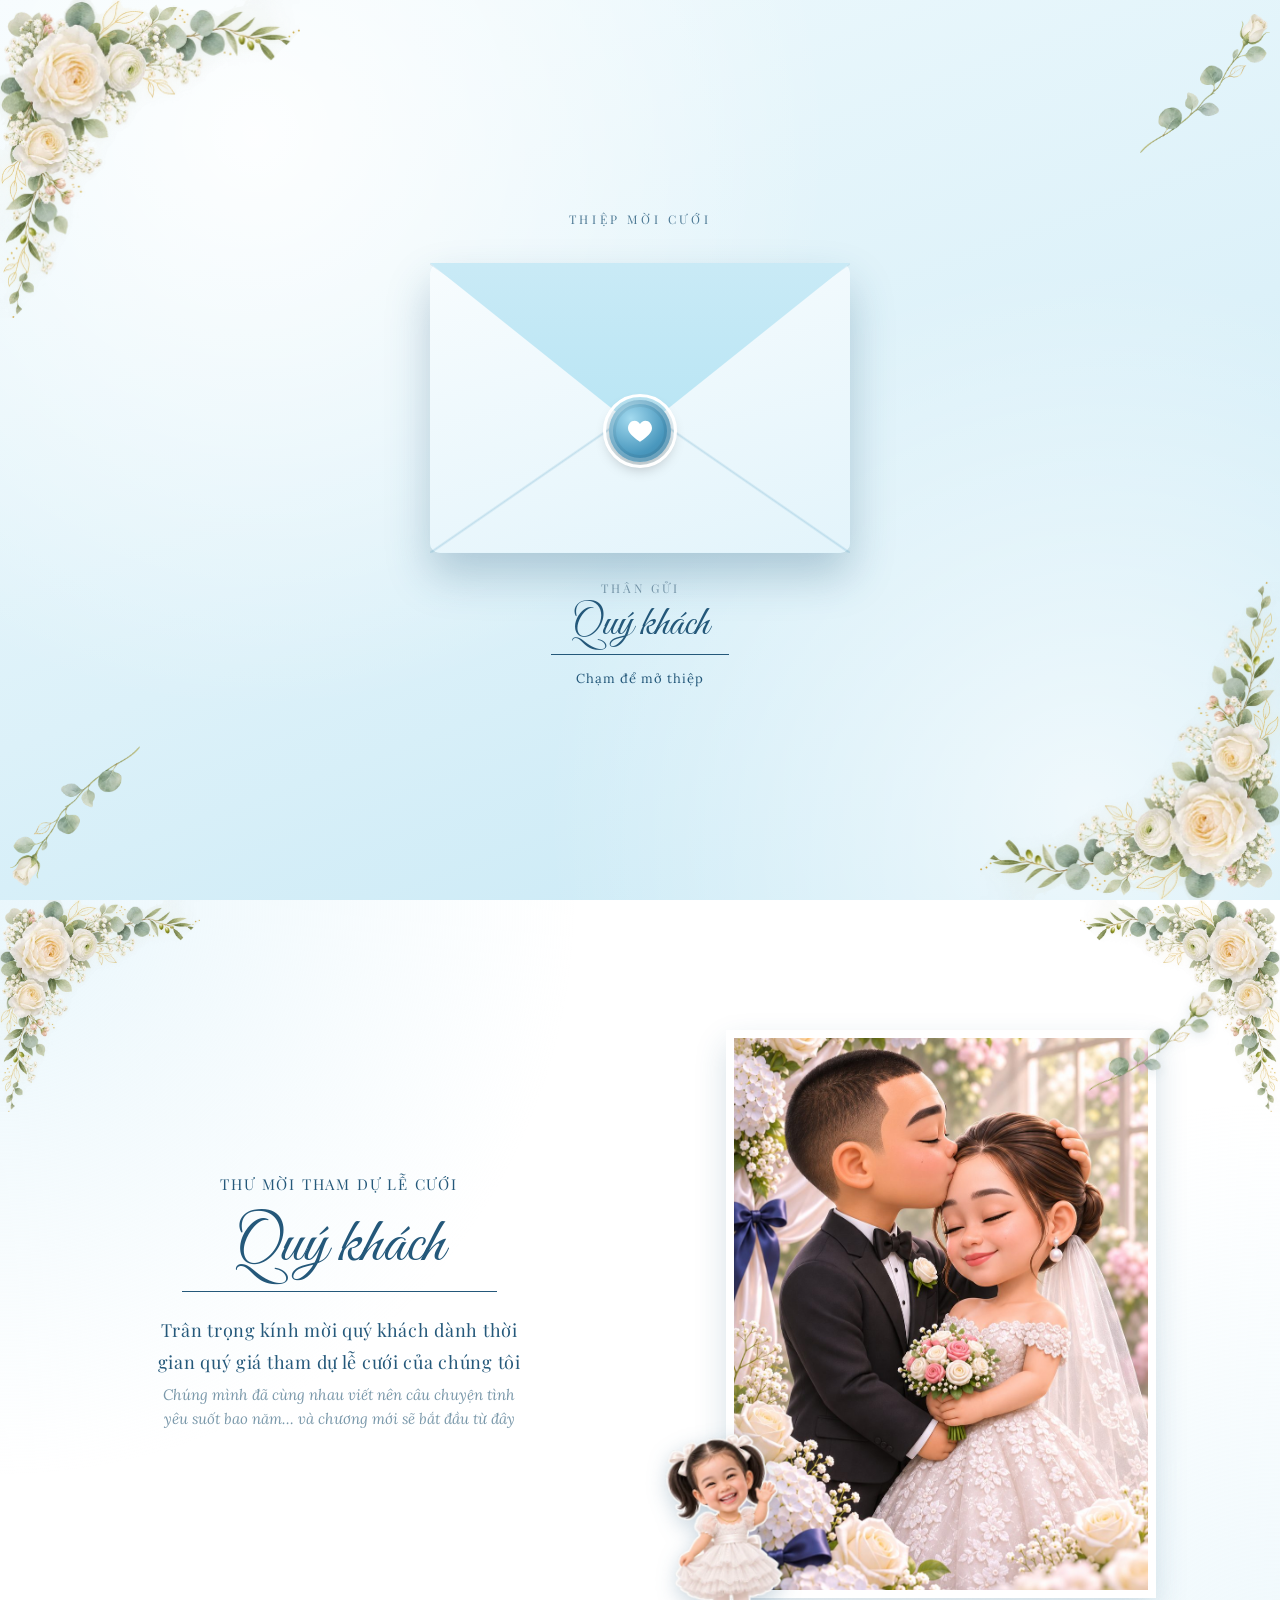
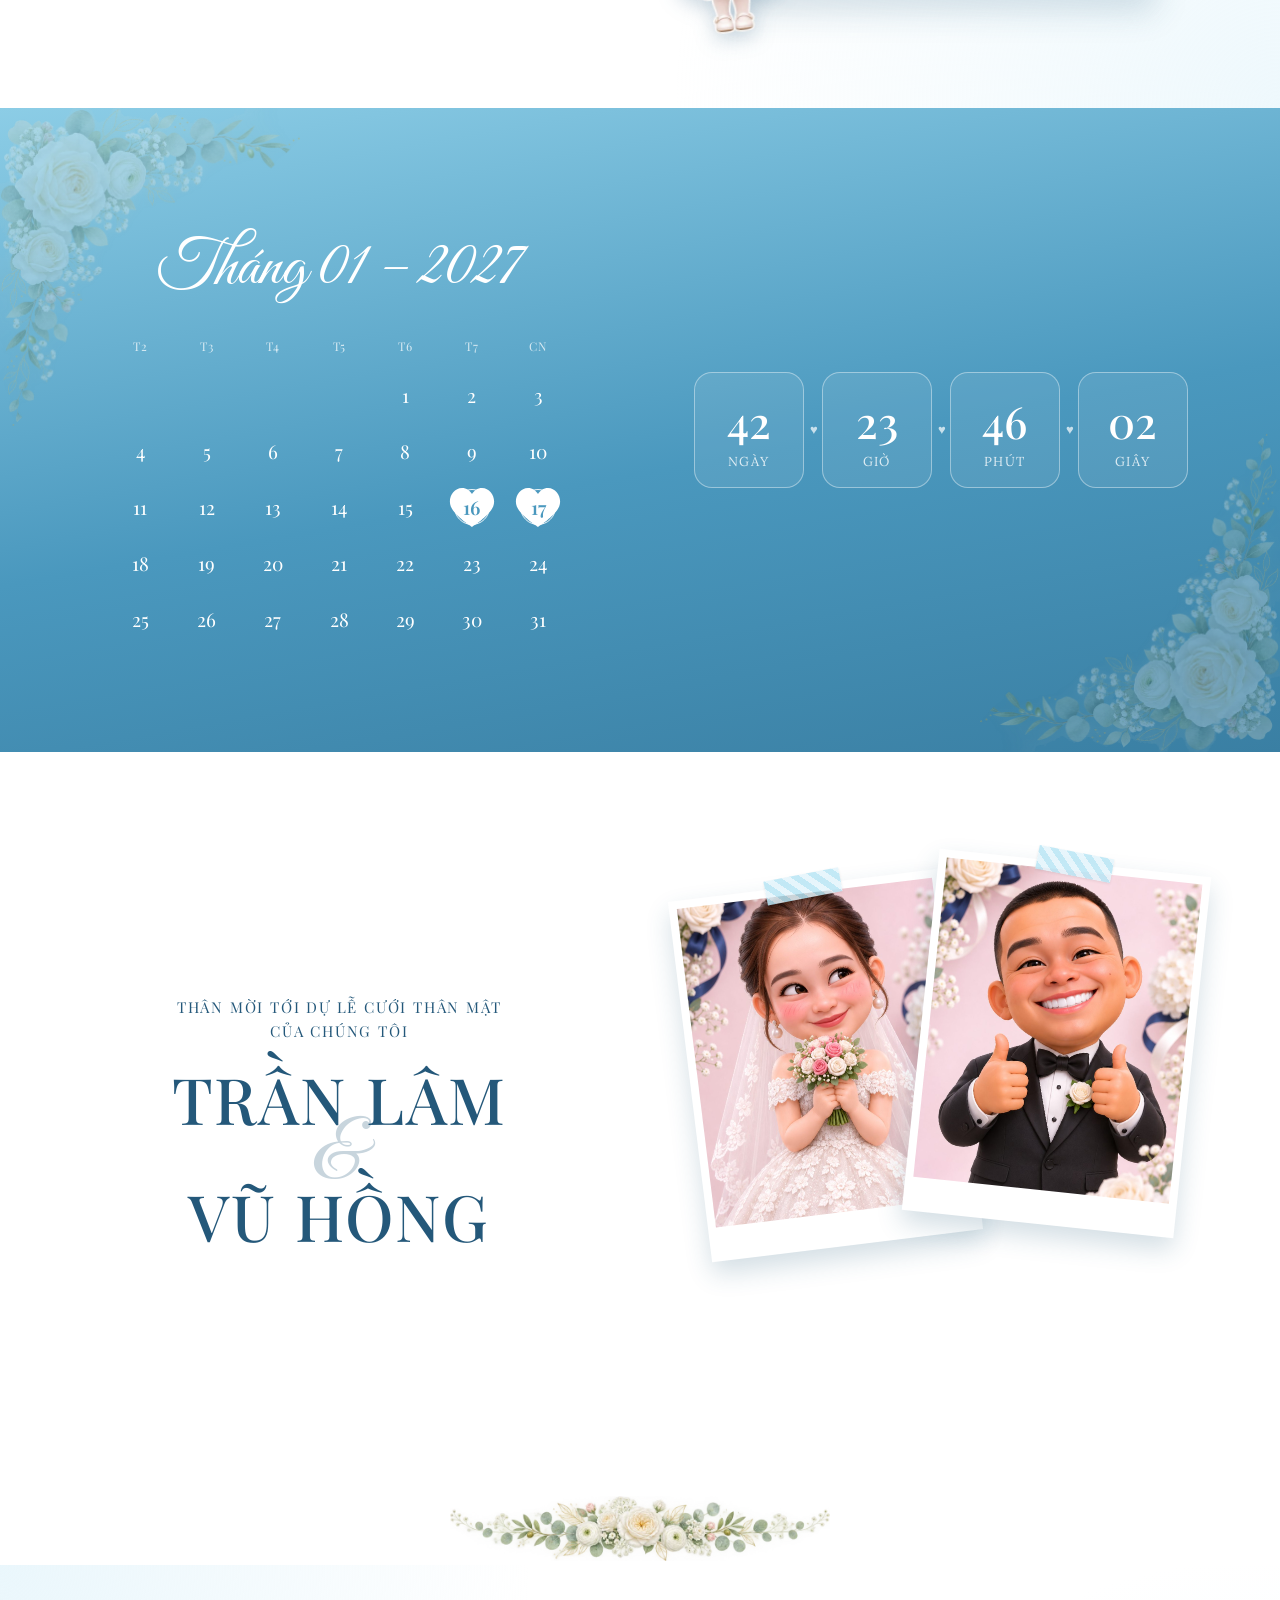
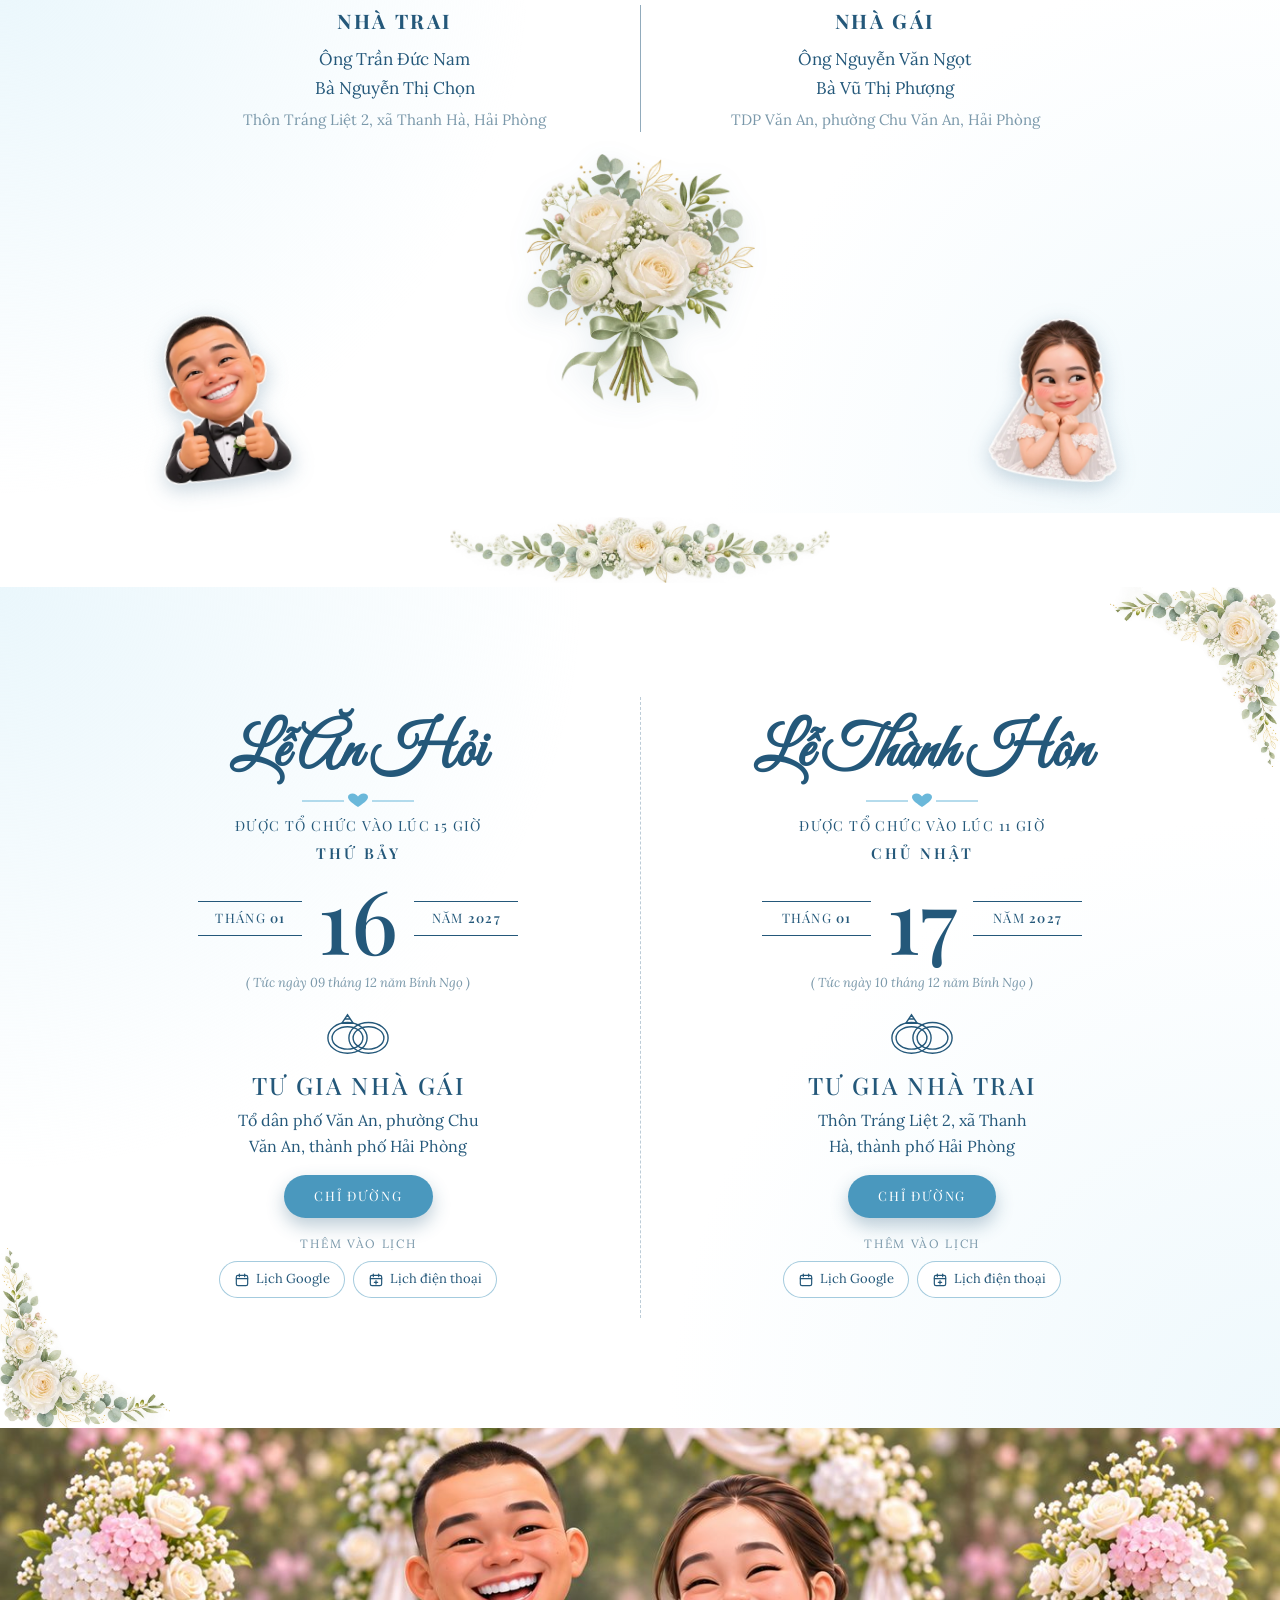
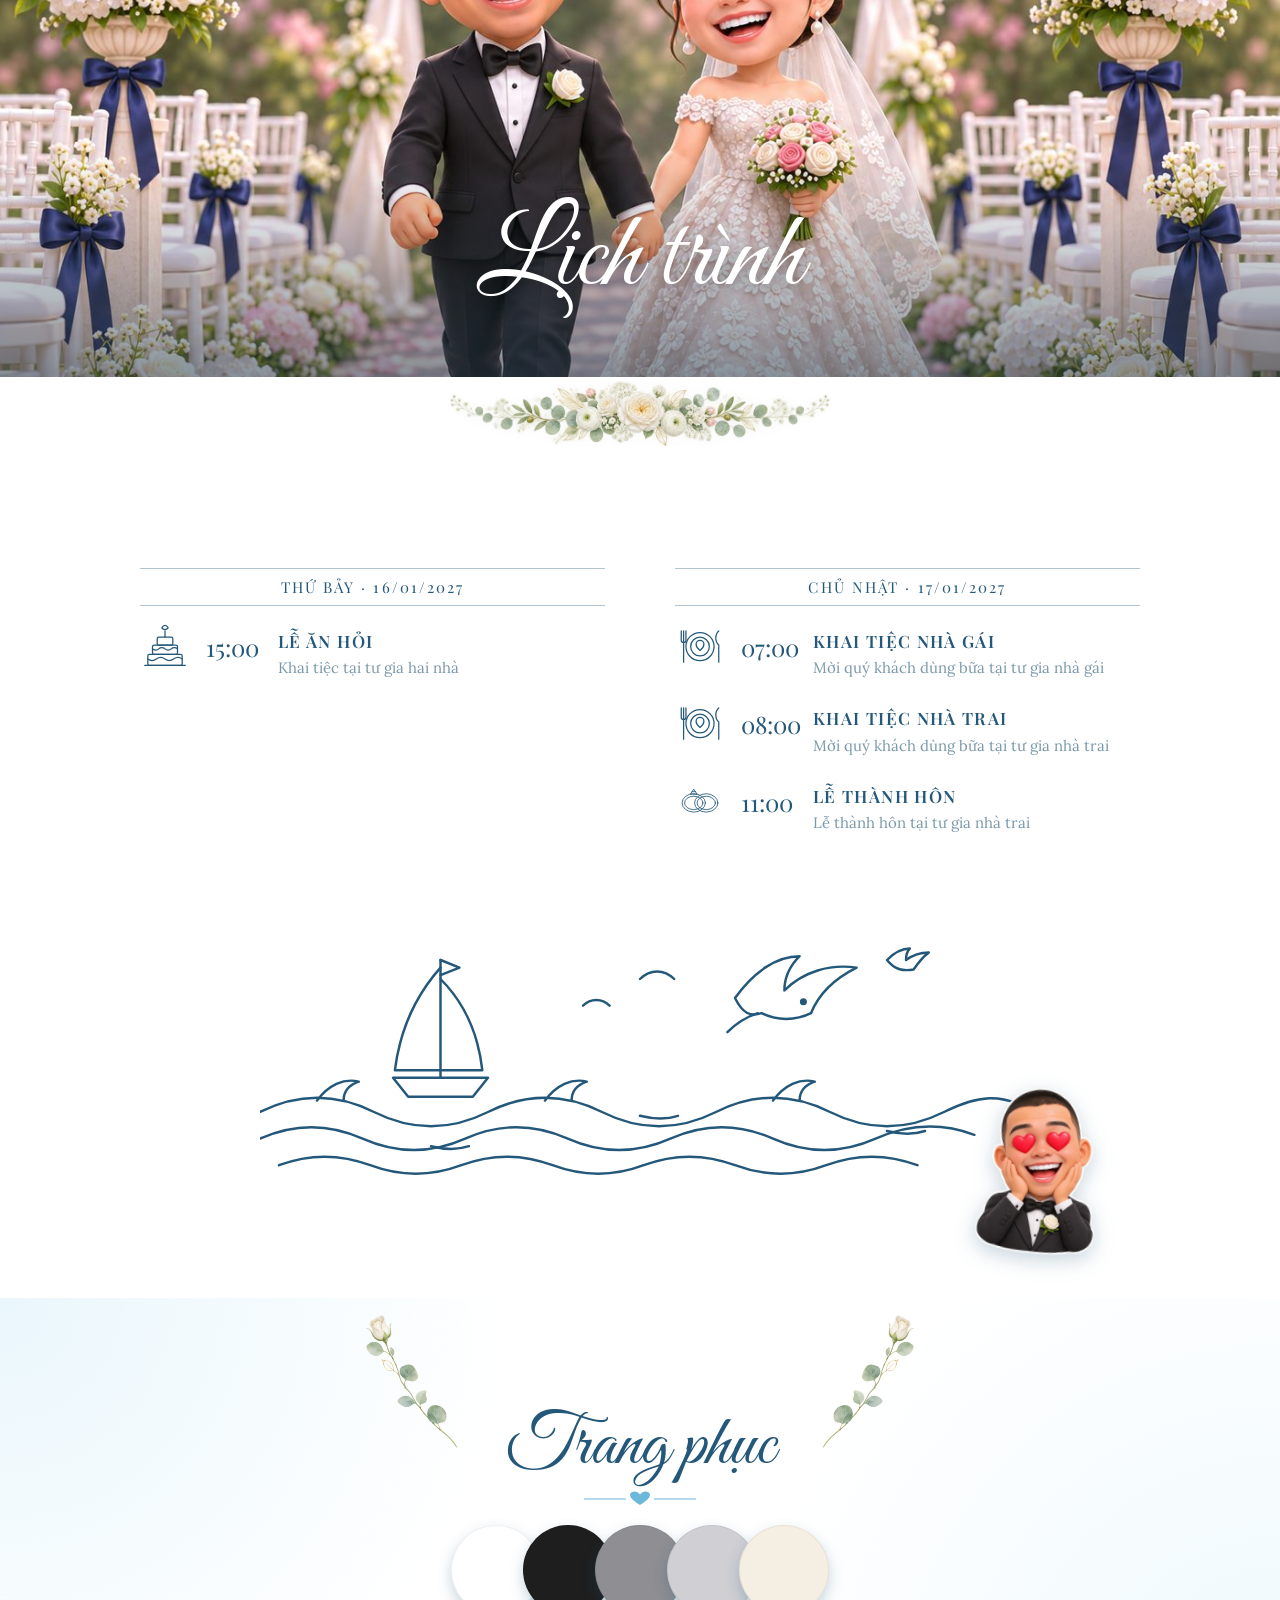
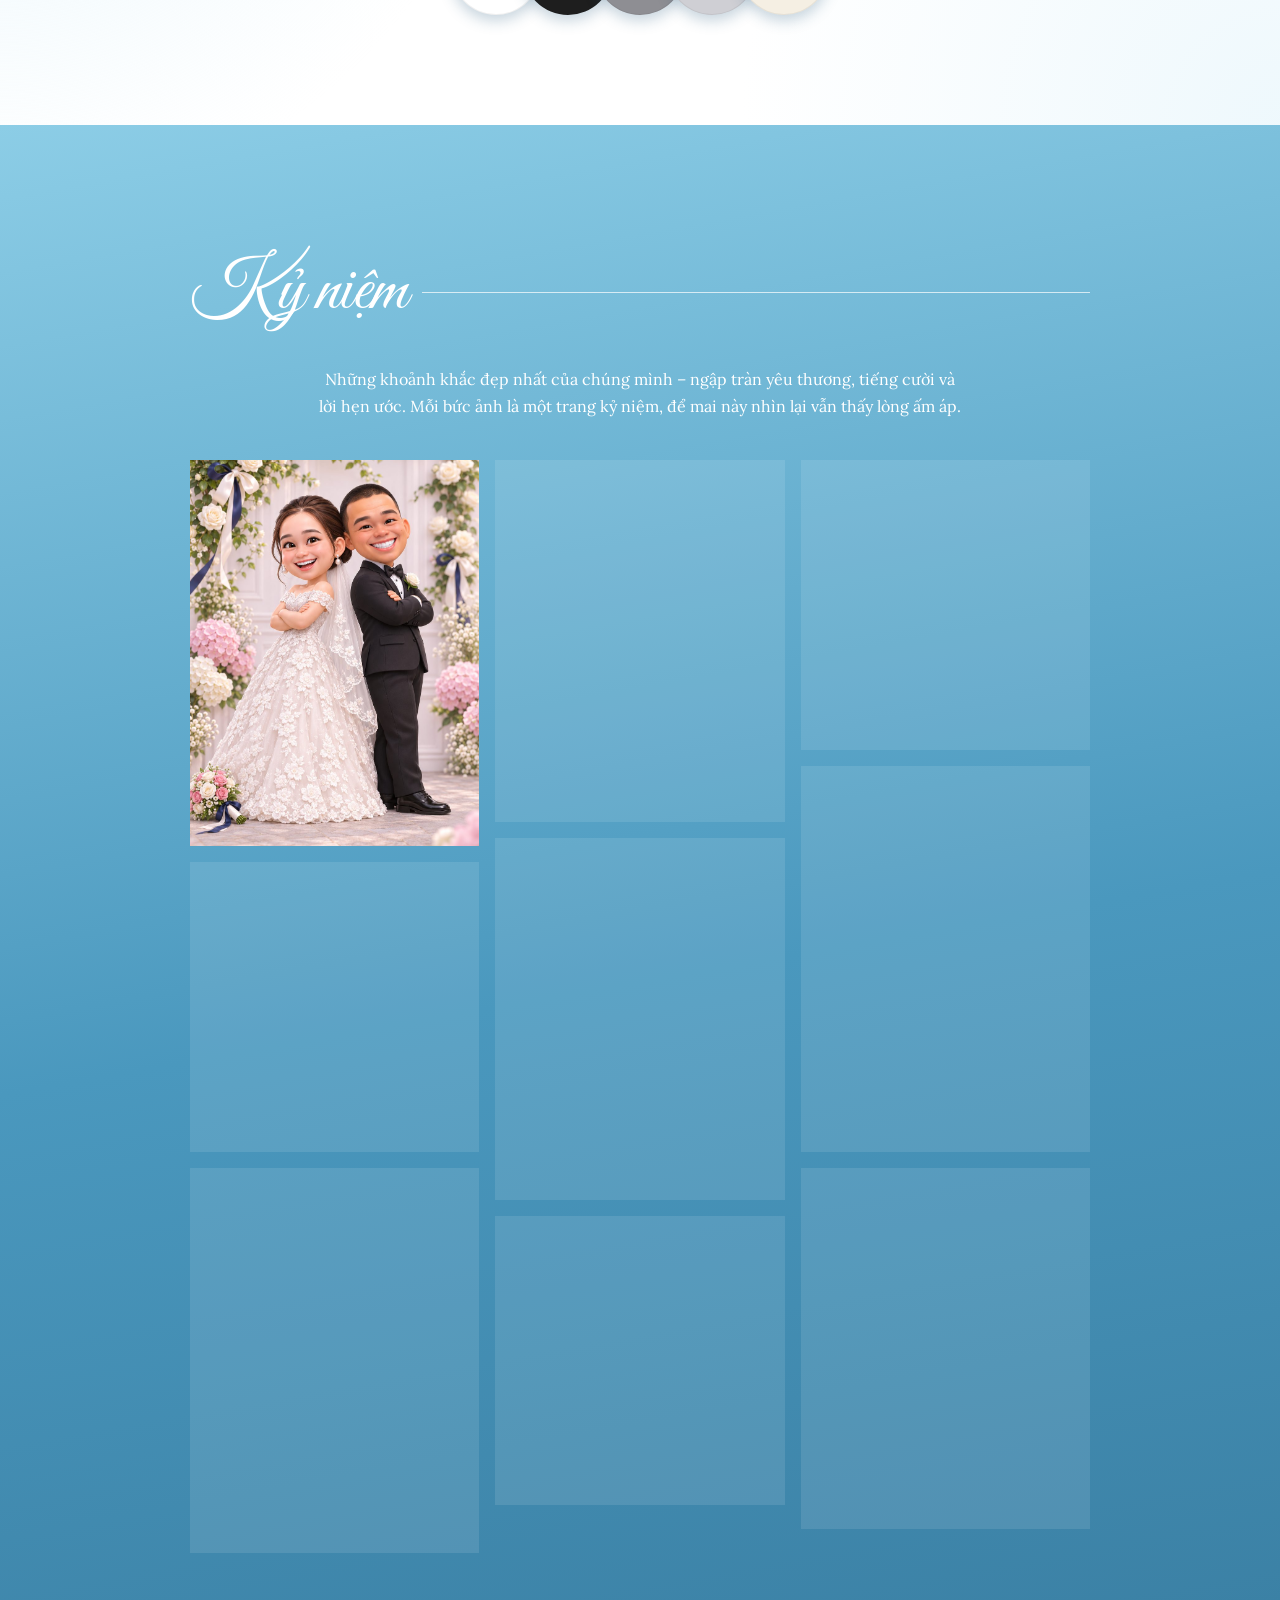
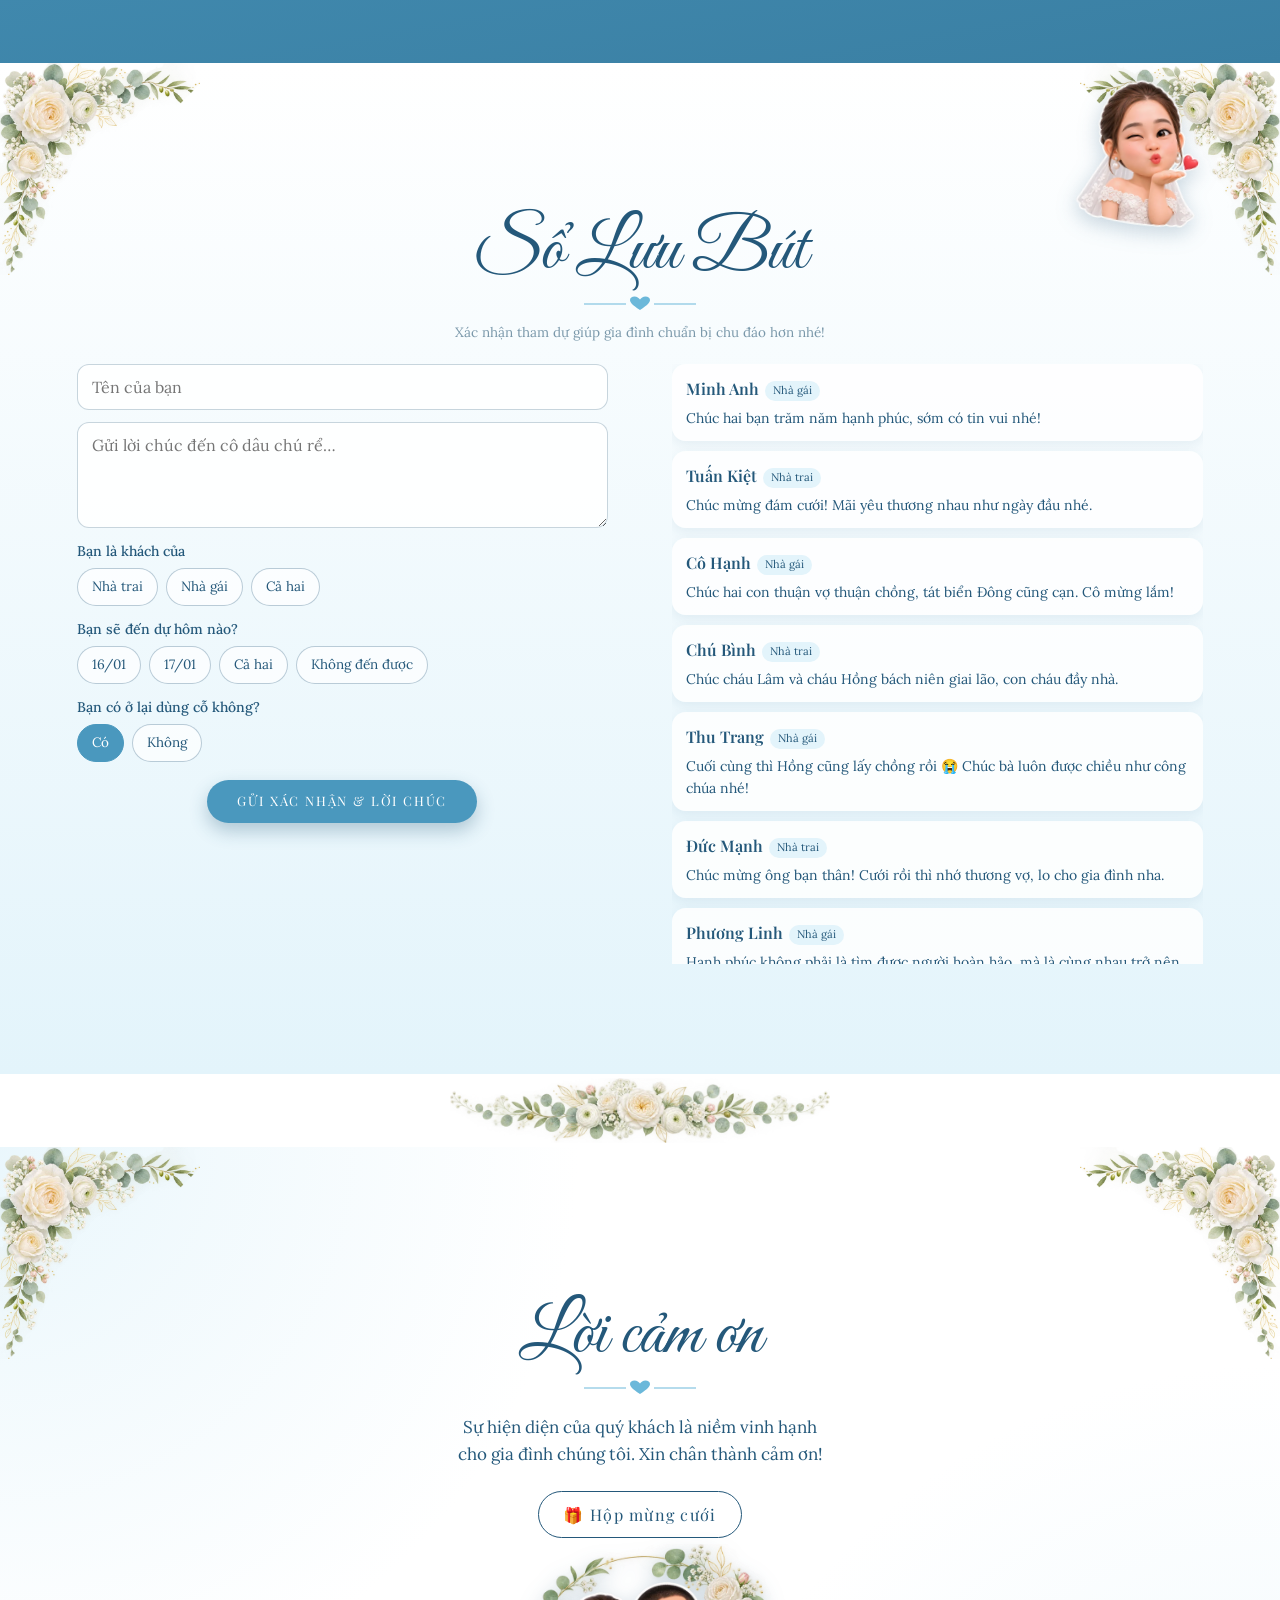
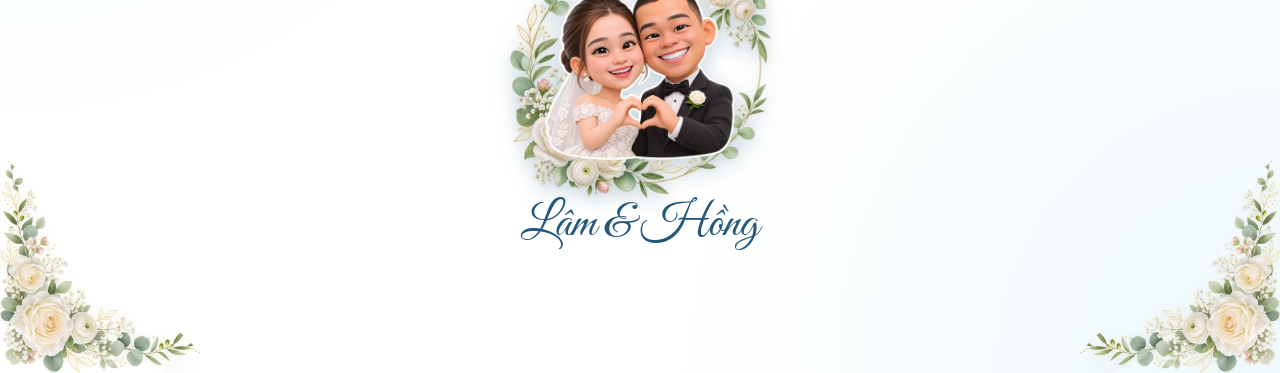
<file: index.html>
<!doctype html>
<html lang="vi">
<head>
  <script>
    /* Thiệp đã chuyển sang Cloudflare: mở link GitHub cũ → tự chuyển sang link mới, giữ tên khách (?to=…) */
    if (location.hostname === "phuctdpam.github.io") location.replace("https://lam-hong-wedding.pages.dev" + location.pathname.replace(/^\/thiep-cuoi-lam-hong/, "") + location.search + location.hash);
  </script>
  <meta charset="utf-8">
  <meta name="viewport" content="width=device-width, initial-scale=1, viewport-fit=cover">
  <meta name="theme-color" content="#FFFFFF">
  <link rel="icon" href="data:image/svg+xml,%3Csvg xmlns='http://www.w3.org/2000/svg' viewBox='0 0 24 22'%3E%3Cpath fill='%23E07FA0' d='M12 21s-8.5-5.3-10.6-10.2C-.2 6.6 2.6 1.5 7 1.5c2.3 0 3.9 1.3 5 3 1.1-1.7 2.7-3 5-3 4.4 0 7.2 5.1 5.6 9.3C20.5 15.7 12 21 12 21z'/%3E%3C/svg%3E">
  <title>Lâm &amp; Hồng – Thiệp mời cưới</title>
  <meta name="description" content="Trân trọng kính mời bạn đến dự lễ cưới của Trần Lâm &amp; Vũ Hồng – 16 &amp; 17.01.2027.">

  <!-- Chia sẻ Zalo / Messenger / Facebook: đổi URL tuyệt đối sau khi đưa lên host -->
  <meta property="og:type" content="website">
  <meta property="og:title" content="Lâm &amp; Hồng – Thiệp mời cưới">
  <meta property="og:description" content="Trân trọng kính mời quý khách tham dự lễ cưới của Trần Lâm &amp; Vũ Hồng · 16–17.01.2027">
  <meta property="og:image" content="https://lam-hong-wedding.pages.dev/images/og-cover.jpg">
  <meta property="og:image:width" content="1200">
  <meta property="og:image:height" content="630">
  <meta property="og:url" content="https://lam-hong-wedding.pages.dev/">
  <meta name="twitter:card" content="summary_large_image">

  <link rel="preconnect" href="https://fonts.googleapis.com">
  <link rel="preconnect" href="https://fonts.gstatic.com" crossorigin>
  <link href="https://fonts.googleapis.com/css2?family=Playfair+Display:wght@400;500;600&family=Great+Vibes&family=Lora:ital,wght@0,400;0,500;1,400&display=swap&subset=vietnamese" rel="stylesheet">
  <script src="config.js?v=202611270930"></script>
  <script>
    /* Xem trước từ trang Quản trị: thiệp nằm trong khung xem trước → dùng bản nháp đang sửa */
    try { if (window.parent !== window && window.parent.__WEDDING_DRAFT__) window.WEDDING = window.parent.__WEDDING_DRAFT__; } catch (e) {}
  </script>
  <script>
    /* Chọn bộ màu trước khi vẽ trang (tránh nháy màu).
       ?theme=... → màu đó | theme: "auto" → mỗi lần mở một màu khác, xoay vòng đủ 4 màu | còn lại → màu cố định */
    (function () {
      var ALL = ["green", "pink", "teal", "sky"], t = "green";
      try {
        var q = new URLSearchParams(location.search).get("theme");
        var cfg = (window.WEDDING && window.WEDDING.theme) || "green";
        if (ALL.indexOf(q) > -1) t = q;
        else if (cfg === "auto") {
          var last = localStorage.getItem("wedding-theme-last");
          var bag = (localStorage.getItem("wedding-theme-bag") || "").split(",").filter(function (x) { return ALL.indexOf(x) > -1; });
          if (!bag.length) {           // hết lượt → xáo lại 4 màu, không trùng màu lần trước
            bag = ALL.slice().sort(function () { return Math.random() - 0.5; });
            if (bag[0] === last) bag.push(bag.shift());
          }
          t = bag.shift();
          localStorage.setItem("wedding-theme-bag", bag.join(","));
          localStorage.setItem("wedding-theme-last", t);
        } else if (ALL.indexOf(cfg) > -1) t = cfg;
      } catch (e) {
        if (window.WEDDING && window.WEDDING.theme === "auto") t = ALL[Math.floor(Math.random() * ALL.length)];
      }
      document.documentElement.dataset.theme = t;
    })();
  </script>
  <link rel="stylesheet" href="style.css?v=202611270930">
  <link rel="preload" as="image" href="images/cover.jpg" media="(max-width: 1023px), (orientation: portrait)">
  <link rel="preload" as="image" href="images/cover-desktop.jpg" media="(min-width: 1024px) and (orientation: landscape)">
</head>
<body>
  <!-- ======== SVG hoạ tiết vẽ tay (navy) ======== -->
  <svg width="0" height="0" style="position:absolute" aria-hidden="true">
    <defs>
      <symbol id="i-heart" viewBox="0 0 24 22"><path d="M12 21s-8.5-5.3-10.6-10.2C-0.2 6.6 2.6 1.5 7 1.5c2.3 0 3.9 1.3 5 3 1.1-1.7 2.7-3 5-3 4.4 0 7.2 5.1 5.6 9.3C20.5 15.7 12 21 12 21z"/></symbol>

      <symbol id="i-flower" viewBox="0 0 200 200" fill="none" stroke="currentColor" stroke-width="1.6" stroke-linecap="round" stroke-linejoin="round">
        <path d="M100 196c2-40-4-70-14-96"/><path d="M98 160c18-10 34-10 46-4"/><path d="M93 132c-18-6-34-4-46 4"/>
        <path d="M144 156c-10 8-26 10-46 4"/><path d="M47 136c10 8 26 6 46-4"/>
        <path d="M86 100c-22-4-40-20-42-40 18-2 34 10 42 26"/><path d="M86 100c-6-24 0-50 18-62 10 18 6 42-10 58"/>
        <path d="M86 100c20-10 44-10 58 6-16 14-38 12-54-2"/><path d="M86 100c-14 14-34 20-50 12 8-16 28-22 46-16"/>
        <path d="M60 72c8 6 16 14 22 24M100 50c-4 14-8 28-10 42M130 100c-12 0-26 2-38 4"/>
        <path d="M128 70c8-18 26-28 44-24-2 18-18 30-38 32"/><path d="M134 76c8-6 18-12 30-24"/>
        <circle cx="86" cy="100" r="5"/><circle cx="150" cy="40" r="3"/><circle cx="40" cy="40" r="2.5"/>
      </symbol>

      <symbol id="i-rings" viewBox="0 0 120 70" fill="none" stroke="currentColor" stroke-width="2" stroke-linecap="round">
        <ellipse cx="45" cy="42" rx="28" ry="22"/><ellipse cx="45" cy="42" rx="22" ry="16"/>
        <ellipse cx="75" cy="42" rx="28" ry="22"/><ellipse cx="75" cy="42" rx="22" ry="16"/>
        <path d="M37 21l8-12 8 12M41 15h8"/><path d="M38 21h14"/>
      </symbol>

      <symbol id="i-arch" viewBox="0 0 64 64" fill="none" stroke="currentColor" stroke-width="1.6" stroke-linecap="round" stroke-linejoin="round">
        <path d="M12 60V30a20 20 0 0 1 40 0v30"/><path d="M18 60V31a14 14 0 0 1 28 0v29"/>
        <path d="M8 60h48"/><circle cx="14" cy="22" r="3"/><circle cx="22" cy="13" r="3"/><circle cx="32" cy="10" r="3"/><circle cx="42" cy="13" r="3"/><circle cx="50" cy="22" r="3"/>
        <path d="M28 60V48h8v12"/>
      </symbol>

      <symbol id="i-cake" viewBox="0 0 64 64" fill="none" stroke="currentColor" stroke-width="1.6" stroke-linecap="round" stroke-linejoin="round">
        <rect x="10" y="44" width="44" height="14" rx="2"/><rect x="16" y="32" width="32" height="12" rx="2"/><rect x="22" y="22" width="20" height="10" rx="2"/>
        <path d="M10 50c4 3 7 3 11 0s7-3 11 0 7 3 11 0 7-3 11 0"/><path d="M16 37c3 2 6 2 8 0s6-2 8 0 6 2 8 0 6-2 8 0"/>
        <path d="M32 22v-8"/><path d="M28 10c2-4 6-4 8 0-2 3-6 3-8 0z"/><path d="M6 58h52"/>
      </symbol>

      <symbol id="i-dinner" viewBox="0 0 64 64" fill="none" stroke="currentColor" stroke-width="1.6" stroke-linecap="round" stroke-linejoin="round">
        <circle cx="32" cy="34" r="18"/><circle cx="32" cy="34" r="12"/>
        <path d="M8 14v12a3 3 0 0 0 6 0V14M11 14v40"/><path d="M56 14c-5 4-5 14 0 18v22"/>
        <path d="M27 31a5 5 0 0 1 10 0c0 4-5 8-5 8s-5-4-5-8z"/>
      </symbol>

      <symbol id="i-sea" viewBox="0 0 400 150" fill="none" stroke="currentColor" stroke-width="1.3" stroke-linecap="round" stroke-linejoin="round">
        <!-- thuyền buồm -->
        <path d="M70 92h50l-8 10H78z"/><path d="M95 92V30"/><path d="M95 34c-16 18-22 38-24 54h24"/><path d="M95 40c14 14 20 30 22 48H95"/><path d="M95 30l10 4-10 4"/>
        <!-- chim bồ câu -->
        <path d="M250 50c10-14 22-22 34-22-6 6-8 12-8 18 10-10 24-14 38-12-12 6-20 14-24 24-8 4-18 4-26 0-6 2-10 0-14-8z"/>
        <path d="M262 58c-6 2-12 6-16 10"/><circle cx="286" cy="52" r="1.2" fill="currentColor"/>
        <path d="M330 30c4-4 8-6 12-6-2 2-2 4-2 6 4-3 8-4 12-4-4 3-6 6-8 9-6 1-10 0-14-5z"/>
        <path d="M200 40c3 -3 6-4 9-4M209 36c3 0 6 1 9 4"/><path d="M170 54c2-2 5-3 7-3M177 51c2 0 5 1 7 3"/>
        <!-- sóng -->
        <path d="M0 110c20-10 40-10 60 0s40 10 60 0 40-10 60 0 40 10 60 0 40-10 60 0 40 10 60 0 30-8 40-4"/>
        <path d="M0 124c18-8 36-8 54 0s36 8 54 0 36-8 54 0 36 8 54 0 36-8 54 0 36 8 54 0 36-8 52-2"/>
        <path d="M10 138c16-6 32-6 48 0s32 6 48 0 32-6 48 0 32 6 48 0 32-6 48 0 32 6 48 0 32-6 48 0"/>
        <path d="M30 104c6-8 14-12 22-10-6 2-8 6-8 10M150 104c6-8 14-12 22-10-6 2-8 6-8 10M270 104c6-8 14-12 22-10-6 2-8 6-8 10"/>
        <path d="M200 112c8 2 14 2 20 0M330 120c8 2 14 2 20 0M90 128c8 2 14 2 20 0"/>
      </symbol>

      <symbol id="i-petal" viewBox="0 0 20 20"><path d="M10 1c5 4 7 9 0 18C3 10 5 5 10 1z"/></symbol>
      <!-- cành bạch đàn -->
      <symbol id="i-sprig" viewBox="0 0 140 140" fill="currentColor" fill-opacity=".18" stroke="currentColor" stroke-width="1.3" stroke-linecap="round">
        <path fill="none" d="M8 134C40 104 74 66 132 8"/>
        <ellipse cx="37" cy="120" rx="11" ry="6" transform="rotate(45 37 120)"/>
        <ellipse cx="41" cy="89" rx="11" ry="6" transform="rotate(45 41 89)"/>
        <ellipse cx="71" cy="87" rx="11" ry="6" transform="rotate(45 71 87)"/>
        <ellipse cx="73" cy="55" rx="10" ry="5.5" transform="rotate(45 73 55)"/>
        <ellipse cx="103" cy="52" rx="10" ry="5.5" transform="rotate(45 103 52)"/>
        <ellipse cx="105" cy="21" rx="9" ry="5" transform="rotate(45 105 21)"/>
        <ellipse cx="132" cy="9" rx="7" ry="4" transform="rotate(-45 132 9)"/>
        <circle cx="58" cy="102" r="2.6" fill-opacity=".6"/><circle cx="90" cy="40" r="2.4" fill-opacity=".6"/><circle cx="22" cy="104" r="2" fill-opacity=".6"/>
      </symbol>

      <!-- thanh phân cách: dây lá + trái tim -->
      <symbol id="i-divider" viewBox="0 0 320 40" fill="none" stroke="currentColor" stroke-width="1.2" stroke-linecap="round">
        <path d="M24 20H136M184 20H296"/>
        <g fill="currentColor" fill-opacity=".2">
          <ellipse cx="112" cy="14" rx="8" ry="4" transform="rotate(-25 112 14)"/><ellipse cx="96" cy="26" rx="8" ry="4" transform="rotate(25 96 26)"/>
          <ellipse cx="78" cy="14" rx="7" ry="3.5" transform="rotate(-25 78 14)"/><ellipse cx="62" cy="26" rx="7" ry="3.5" transform="rotate(25 62 26)"/>
          <ellipse cx="208" cy="14" rx="8" ry="4" transform="rotate(25 208 14)"/><ellipse cx="224" cy="26" rx="8" ry="4" transform="rotate(-25 224 26)"/>
          <ellipse cx="242" cy="14" rx="7" ry="3.5" transform="rotate(25 242 14)"/><ellipse cx="258" cy="26" rx="7" ry="3.5" transform="rotate(-25 258 26)"/>
        </g>
        <circle cx="20" cy="20" r="2" fill="currentColor"/><circle cx="300" cy="20" r="2" fill="currentColor"/>
        <path fill="currentColor" stroke="none" d="M160 32C147 24 143 18 143 13.5 143 9 146.5 6 150.5 6 154.5 6 158 8.5 160 11.5 162 8.5 165.5 6 169.5 6 173.5 6 177 9 177 13.5 177 18 173 24 160 32Z"/>
      </symbol>

      <symbol id="i-leaf" viewBox="0 0 20 20"><path d="M2 18C2 8 8 2 18 2 18 12 12 18 2 18z"/></symbol>
    </defs>
  </svg>

  <!-- Nút chọn màu thiệp (dành cho chủ thiệp so sánh; tắt bằng themePicker: false trong config.js) -->
  <div class="theme-picker" id="themePicker" hidden>
    <span class="tp-label">Màu thiệp</span>
    <button type="button" data-theme="green" aria-label="Xanh lá pastel" title="Xanh lá pastel"><i style="background:linear-gradient(135deg,#DDF0E2,#86B994)"></i></button>
    <button type="button" data-theme="pink" aria-label="Hồng pastel" title="Hồng pastel"><i style="background:linear-gradient(135deg,#FBE1EA,#E7A2B8)"></i></button>
    <button type="button" data-theme="teal" aria-label="Xanh ngọc" title="Xanh ngọc"><i style="background:linear-gradient(135deg,#DDF3F0,#61C3BA)"></i></button>
    <button type="button" data-theme="sky" aria-label="Xanh da trời pastel" title="Xanh da trời pastel"><i style="background:linear-gradient(135deg,#E3F4FB,#B8E5F4)"></i></button>
  </div>

  <!-- Màn hình mở thiệp -->
  <div class="opener" id="opener" role="dialog" aria-label="Mở thiệp cưới">
    <div class="op-inner">
      <p class="op-kicker">Thiệp Mời Cưới</p>
      <div class="envelope" id="envelope">
        <div class="env-back"></div>
        <div class="env-letter">
          <small>Thiệp mời cưới</small>
          <span class="op-names" id="opNames"></span>
          <small id="opDate"></small>
        </div>
        <div class="env-front"></div>
        <div class="env-flap"></div>
        <button class="env-seal" aria-label="Mở thiệp">
          <svg viewBox="0 0 24 22"><use href="#i-heart"/></svg>
        </button>
      </div>
      <p class="op-to">Thân gửi</p>
      <p class="op-guest" id="opGuest"></p>
      <p class="op-hint">Chạm để mở thiệp</p>
    </div>
  </div>

  <!-- Hiệu ứng cánh hoa / tim trôi -->
  <div class="floaters" id="floaters" aria-hidden="true"></div>

  <!-- Lời chúc nhảy ở góc dưới bên trái -->
  <div class="wish-feed" id="wishFeed" aria-live="polite"></div>

  <!-- Nút nhạc đĩa than -->
  <button class="music-btn" id="musicBtn" aria-label="Bật/tắt nhạc nền">
    <span class="vinyl"><span class="vinyl-label"></span></span>
  </button>
  <audio id="bgm" preload="none"></audio>

  <span class="auto-tip" id="autoTip" aria-live="polite"></span>
  <!-- Nút tự cuộn -->
  <button class="auto-btn" id="autoBtn" aria-label="Bật/tắt tự cuộn" aria-pressed="false" title="Tự cuộn">
    <svg class="ic-play" viewBox="0 0 24 24" fill="none" stroke="currentColor" stroke-width="2" stroke-linecap="round" stroke-linejoin="round"><path d="M7 6l5 5 5-5M7 13l5 5 5-5"/></svg>
    <svg class="ic-pause" viewBox="0 0 24 24" fill="currentColor"><rect x="7" y="6" width="3.5" height="12" rx="1"/><rect x="13.5" y="6" width="3.5" height="12" rx="1"/></svg>
  </button>

  <!-- Menu nhanh -->
  <div class="fab-wrap" id="fabWrap">
    <nav class="fab-menu" aria-label="Menu nhanh">
      <a href="#calendar">📅 Lịch</a>
      <a href="#venue">📍 Địa điểm</a>
      <a href="#memories">🖼️ Kỷ niệm</a>
      <a href="#guestbook">💌 Xác nhận &amp; lời chúc</a>
    </nav>
    <button class="fab" id="fab" aria-label="Mở menu" aria-expanded="false">
      <svg viewBox="0 0 24 24" width="22" height="22" fill="none" stroke="#fff" stroke-width="2" stroke-linecap="round"><path d="M5 7h14M5 12h14M5 17h14"/></svg>
    </button>
  </div>

  <main class="card" id="app">

    <!-- 1. ẢNH BÌA -->
    <section class="cover" id="cover">
      <div class="cover-img" id="coverImg"></div>
      <div class="cover-shade"></div>
      <div class="cover-text">
        <h1 class="cover-names">
          <span class="cn-groom fade-name" data-f="groom.shortName"></span>
          <span class="amp">&amp;</span>
          <span class="cn-bride fade-name" data-f="bride.shortName"></span>
        </h1>
        <p class="cover-date" id="coverDate"></p>
      </div>
      <div class="scroll-hint" aria-hidden="true"><span></span></div>
    </section>

    <!-- 2. THƯ MỜI -->
    <section class="sec invite reveal">
      <p class="cap">Thư mời tham dự lễ cưới</p>
      <p class="guest script" id="guestName"></p>
      <p class="quote" id="inviteQuote"></p>
      <p class="quote-en" id="inviteQuoteEn"></p>
      <figure class="frame-photo reveal"><img data-src="" id="inviteImg" alt="Ảnh cưới" class="lazy"></figure>
    </section>

    <!-- 3. LỊCH -->
    <section class="sec calendar navy reveal" id="calendar">
      <img class="deco fc tl cal-fl" src="images/decor/floral-corner.webp" alt="" aria-hidden="true">
      <img class="deco fc br cal-fl" src="images/decor/floral-corner.webp" alt="" aria-hidden="true">
      <h2 class="script cal-title" id="calTitle"></h2>
      <div class="cal-grid" id="calGrid"></div>
      <div class="countdown" id="countdown">
        <div><b data-cd="d">0</b><span>Ngày</span></div>
        <div><b data-cd="h">0</b><span>Giờ</span></div>
        <div><b data-cd="m">0</b><span>Phút</span></div>
        <div><b data-cd="s">0</b><span>Giây</span></div>
      </div>
    </section>

    <!-- 4. LỜI MỜI -->
    <section class="sec welcome reveal">
      <p class="cap">Thân mời tới dự lễ cưới thân mật<br>của <span id="welcomeTa">chúng tôi</span></p>
      <h2 class="full-names">
        <span class="fade-name" data-f="groom.fullName"></span>
        <span class="amp-soft">&amp;</span>
        <span class="fade-name" data-f="bride.fullName"></span>
      </h2>
      <div class="polaroids">
        <figure class="polaroid left reveal"><img class="lazy" id="polL" alt="Ảnh cô dâu chú rể"></figure>
        <figure class="polaroid right reveal"><img class="lazy" id="polR" alt="Ảnh cô dâu chú rể"></figure>
      </div>
    </section>

    <!-- 5. HAI GIA ĐÌNH -->
    <section class="sec families reveal">
      <div class="fam-cols">
        <div class="fam" id="famGroom"></div>
        <div class="fam-line"></div>
        <div class="fam" id="famBride"></div>
      </div>
      <img class="bouquet" src="images/decor/floral-center.webp" alt="" aria-hidden="true" loading="lazy">
    </section>

    <!-- 6. THỜI GIAN & ĐỊA ĐIỂM (2 ngày) -->
    <section class="sec when" id="venue">
      <div id="events"></div>
    </section>

    <!-- 7. ẢNH LỚN -->
    <section class="big-photo reveal">
      <img class="lazy" id="timelineImg" alt="Ảnh cưới">
      <span class="script on-photo">Lịch trình</span>
    </section>

    <!-- 8. LỊCH TRÌNH -->
    <section class="sec schedule reveal">
      <ul class="sched" id="sched"></ul>
      <svg class="ink sea-art"><use href="#i-sea"/></svg>
    </section>

    <!-- 9. DRESSCODE -->
    <section class="sec dress reveal">
      <h2 class="script sec-title">Trang phục</h2>
      <div class="dots" id="dots"></div>
    </section>

    <!-- 10. OUR MEMORIES -->
    <section class="sec navy memories" id="memories">
      <div class="mem-head reveal">
        <h2 class="script">Kỷ niệm</h2><span class="rule"></span>
      </div>
      <p class="mem-text reveal" id="memText"></p>
      <div class="masonry" id="masonry"></div>
    </section>

    <!-- 11. SỔ LƯU BÚT -->
    <section class="sec guestbook reveal" id="guestbook">

      <h2 class="script sec-title">Sổ Lưu Bút</h2>
      <p class="gb-sub">Xác nhận tham dự giúp gia đình chuẩn bị chu đáo hơn nhé!</p>
      <form id="gbForm" class="gb-form" autocomplete="on">
        <input name="name" placeholder="Tên của bạn" maxlength="60" required>
        <textarea name="message" rows="4" placeholder="Gửi lời chúc đến cô dâu chú rể…" maxlength="500" required></textarea>
        <fieldset class="opt">
          <legend>Bạn là khách của</legend>
          <label><input type="radio" name="side" value="Nhà trai" required> Nhà trai</label>
          <label><input type="radio" name="side" value="Nhà gái"> Nhà gái</label>
          <label><input type="radio" name="side" value="Cả hai"> Cả hai</label>
        </fieldset>
        <fieldset class="opt">
          <legend>Bạn sẽ đến dự hôm nào?</legend>
          <label><input type="radio" name="days" value="16/01 (Ăn hỏi – nhà gái)" required> 16/01</label>
          <label><input type="radio" name="days" value="17/01 (Thành hôn – nhà trai)"> 17/01</label>
          <label><input type="radio" name="days" value="Cả hai ngày"> Cả hai</label>
          <label><input type="radio" name="days" value="Không tham dự được"> Không đến được</label>
        </fieldset>
        <fieldset class="opt" id="feastSet">
          <legend>Bạn có ở lại dùng cỗ không?</legend>
          <label><input type="radio" name="feast" value="Có" checked> Có</label>
          <label><input type="radio" name="feast" value="Không"> Không</label>
        </fieldset>
        <button type="submit" class="btn-navy">Gửi xác nhận &amp; lời chúc</button>
        <p class="gb-msg" id="gbMsg" role="status"></p>
      </form>
      <ul class="wishes" id="wishes"></ul>
    </section>

    <!-- 12. CHÂN TRANG -->
    <footer class="sec footer reveal">
      <h2 class="script sec-title">Lời cảm ơn</h2>
      <p class="thanks" id="thanks"></p>
      <button class="btn-outline" id="giftBtn">🎁 Hộp mừng cưới</button>
      <p class="sign"><span data-f="groom.shortName"></span> &amp; <span data-f="bride.shortName"></span></p>
    </footer>
  </main>

  <!-- Lightbox album -->
  <div class="lightbox" id="lightbox" aria-hidden="true">
    <button class="lb-close" aria-label="Đóng">×</button>
    <button class="lb-nav prev" aria-label="Ảnh trước">‹</button>
    <img alt="Ảnh phóng to" id="lbImg">
    <button class="lb-nav next" aria-label="Ảnh sau">›</button>
    <p class="lb-count" id="lbCount"></p>
  </div>

  <!-- Hộp mừng cưới -->
  <div class="modal" id="giftModal" aria-hidden="true">
    <div class="modal-box">
      <button class="modal-close" aria-label="Đóng">×</button>
      <h3 class="script">Hộp mừng cưới</h3>
      <div class="gifts" id="gifts"></div>
    </div>
  </div>

  <script src="xungho.js?v=202611270930"></script>
  <script src="main.js?v=202611270930"></script>
</body>
</html>
</file>
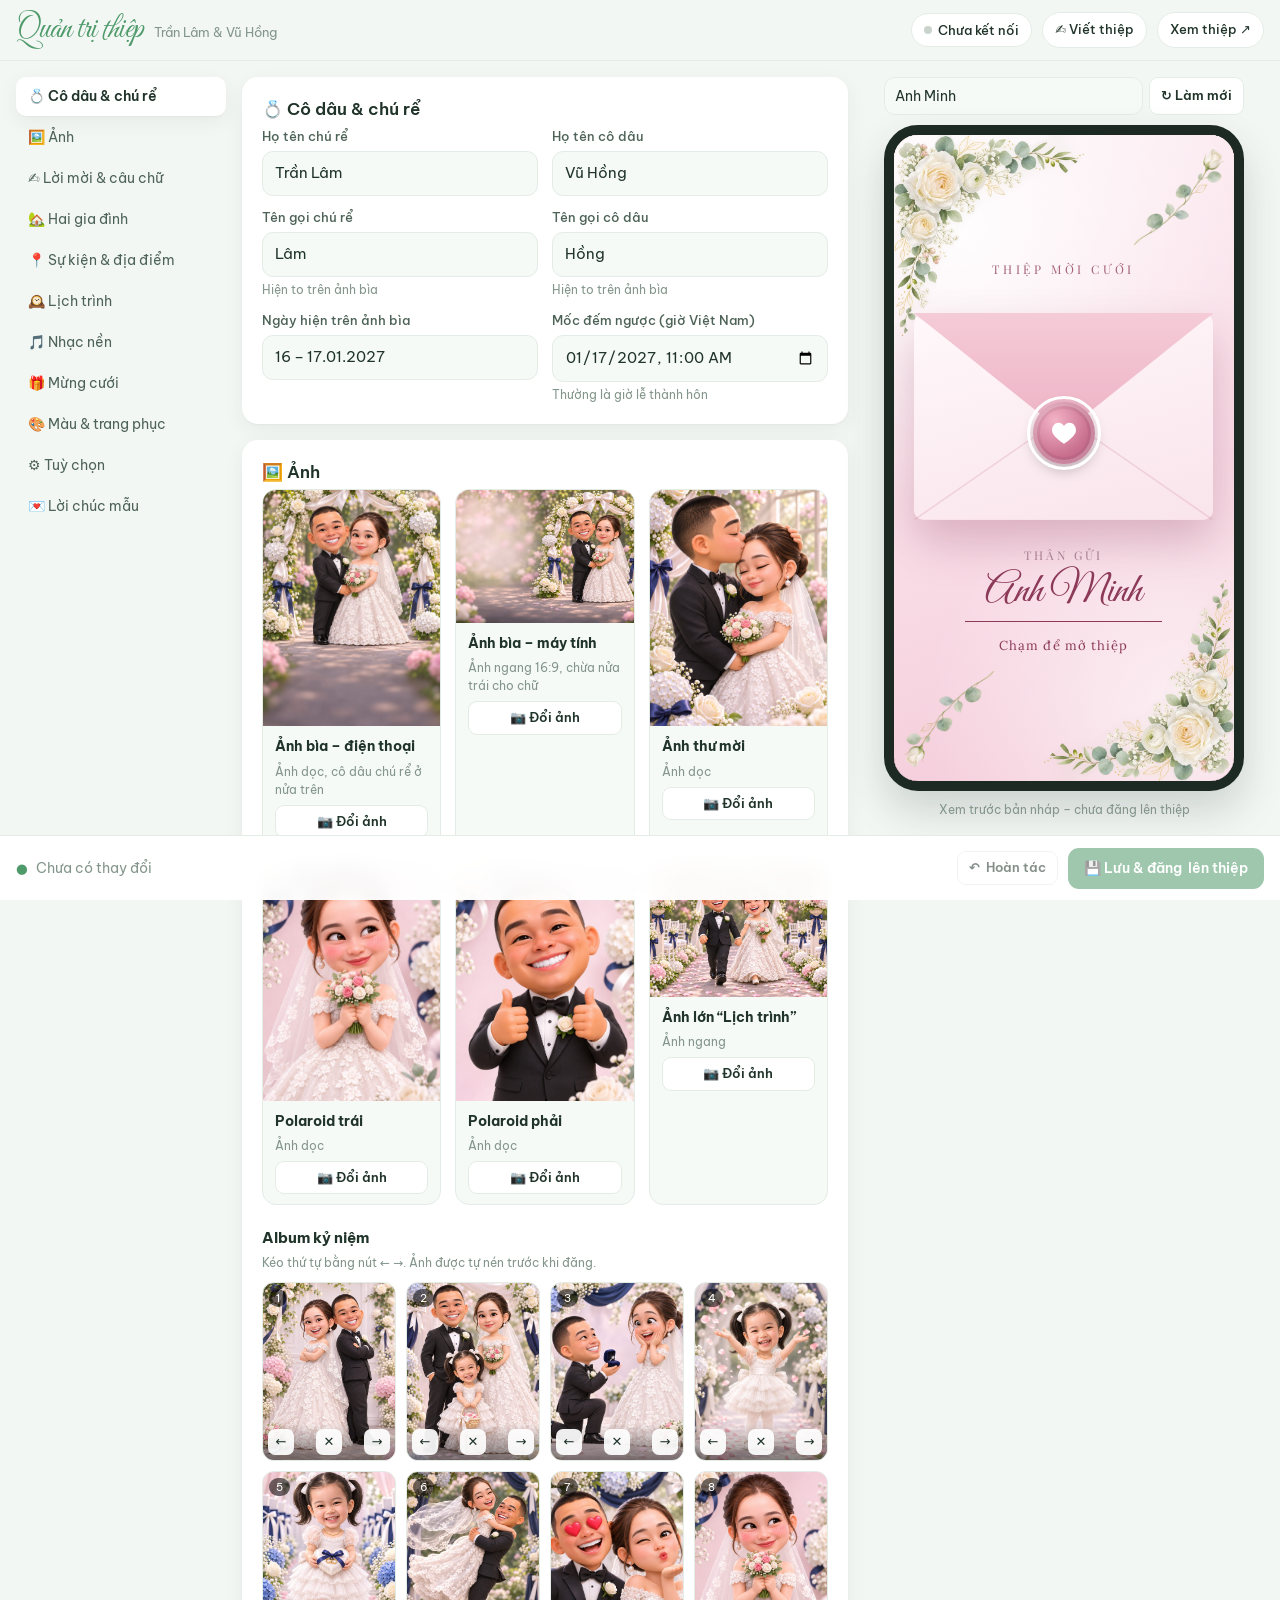
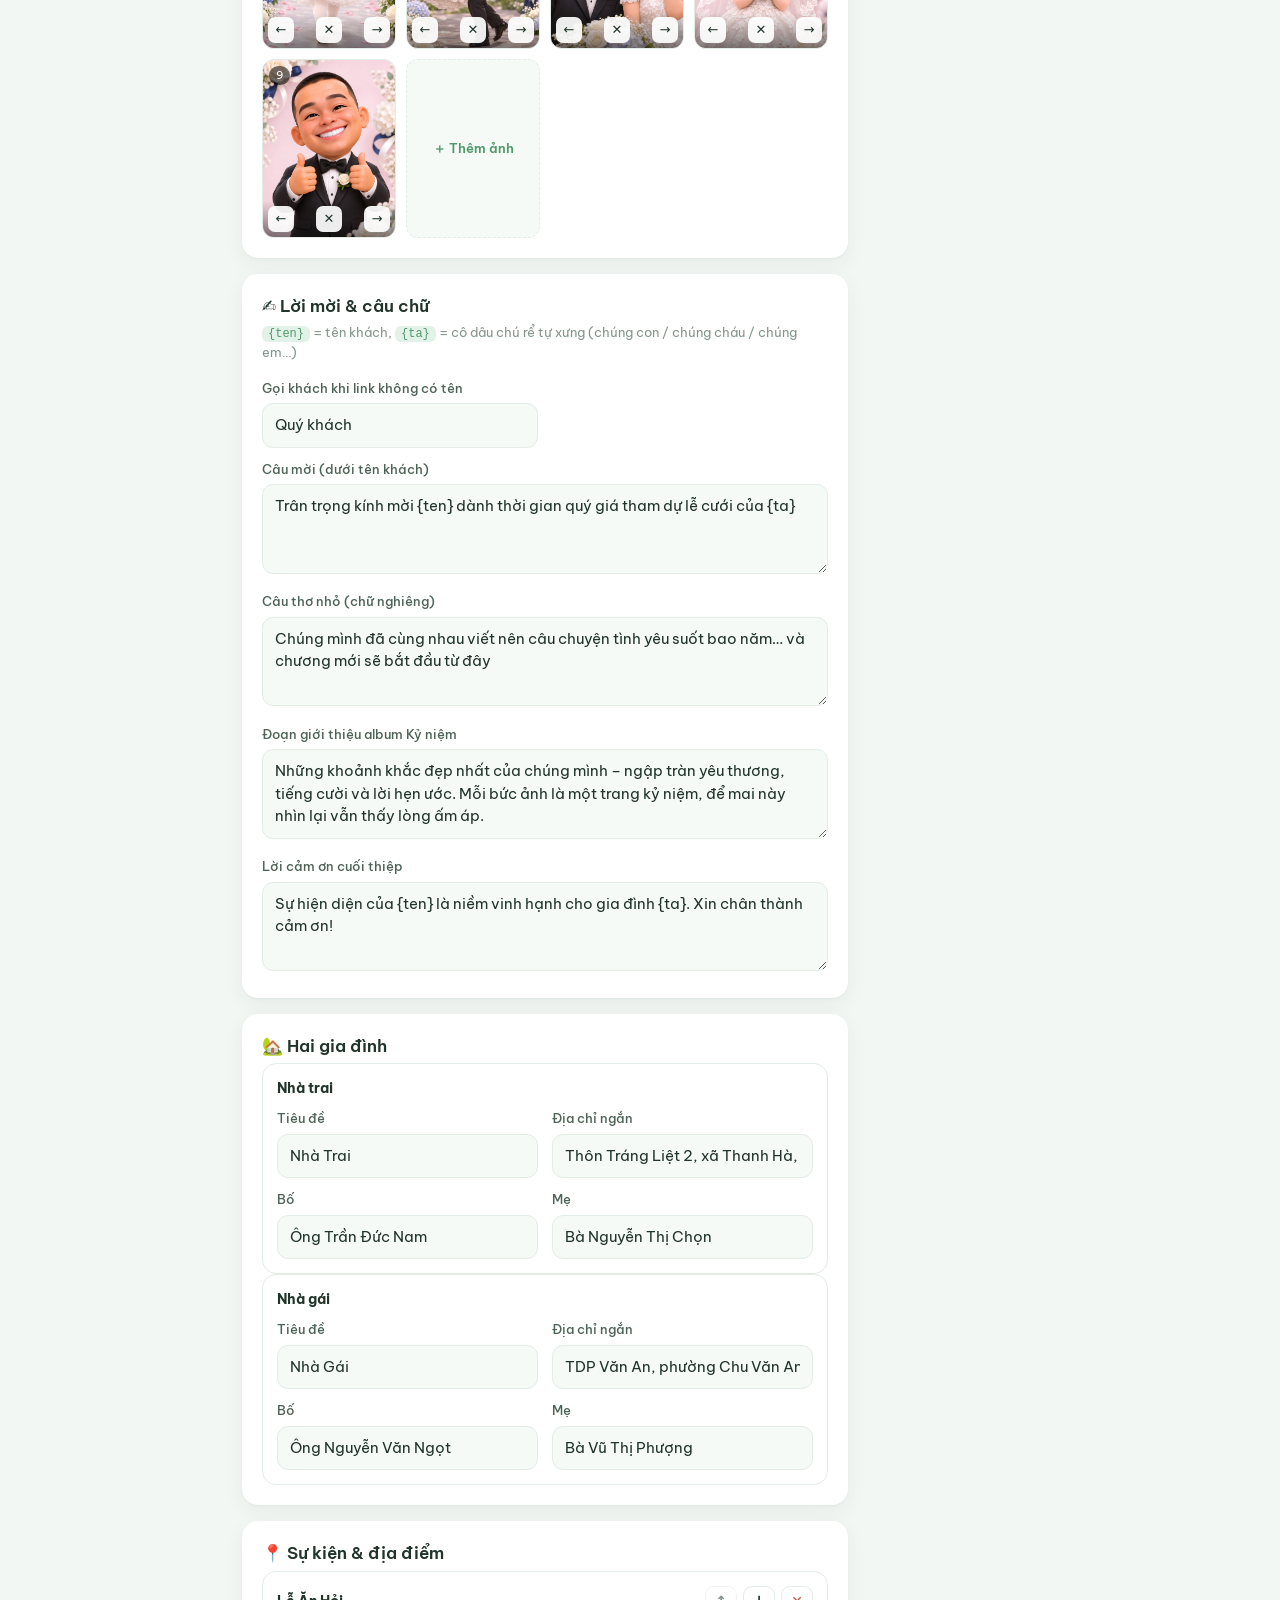
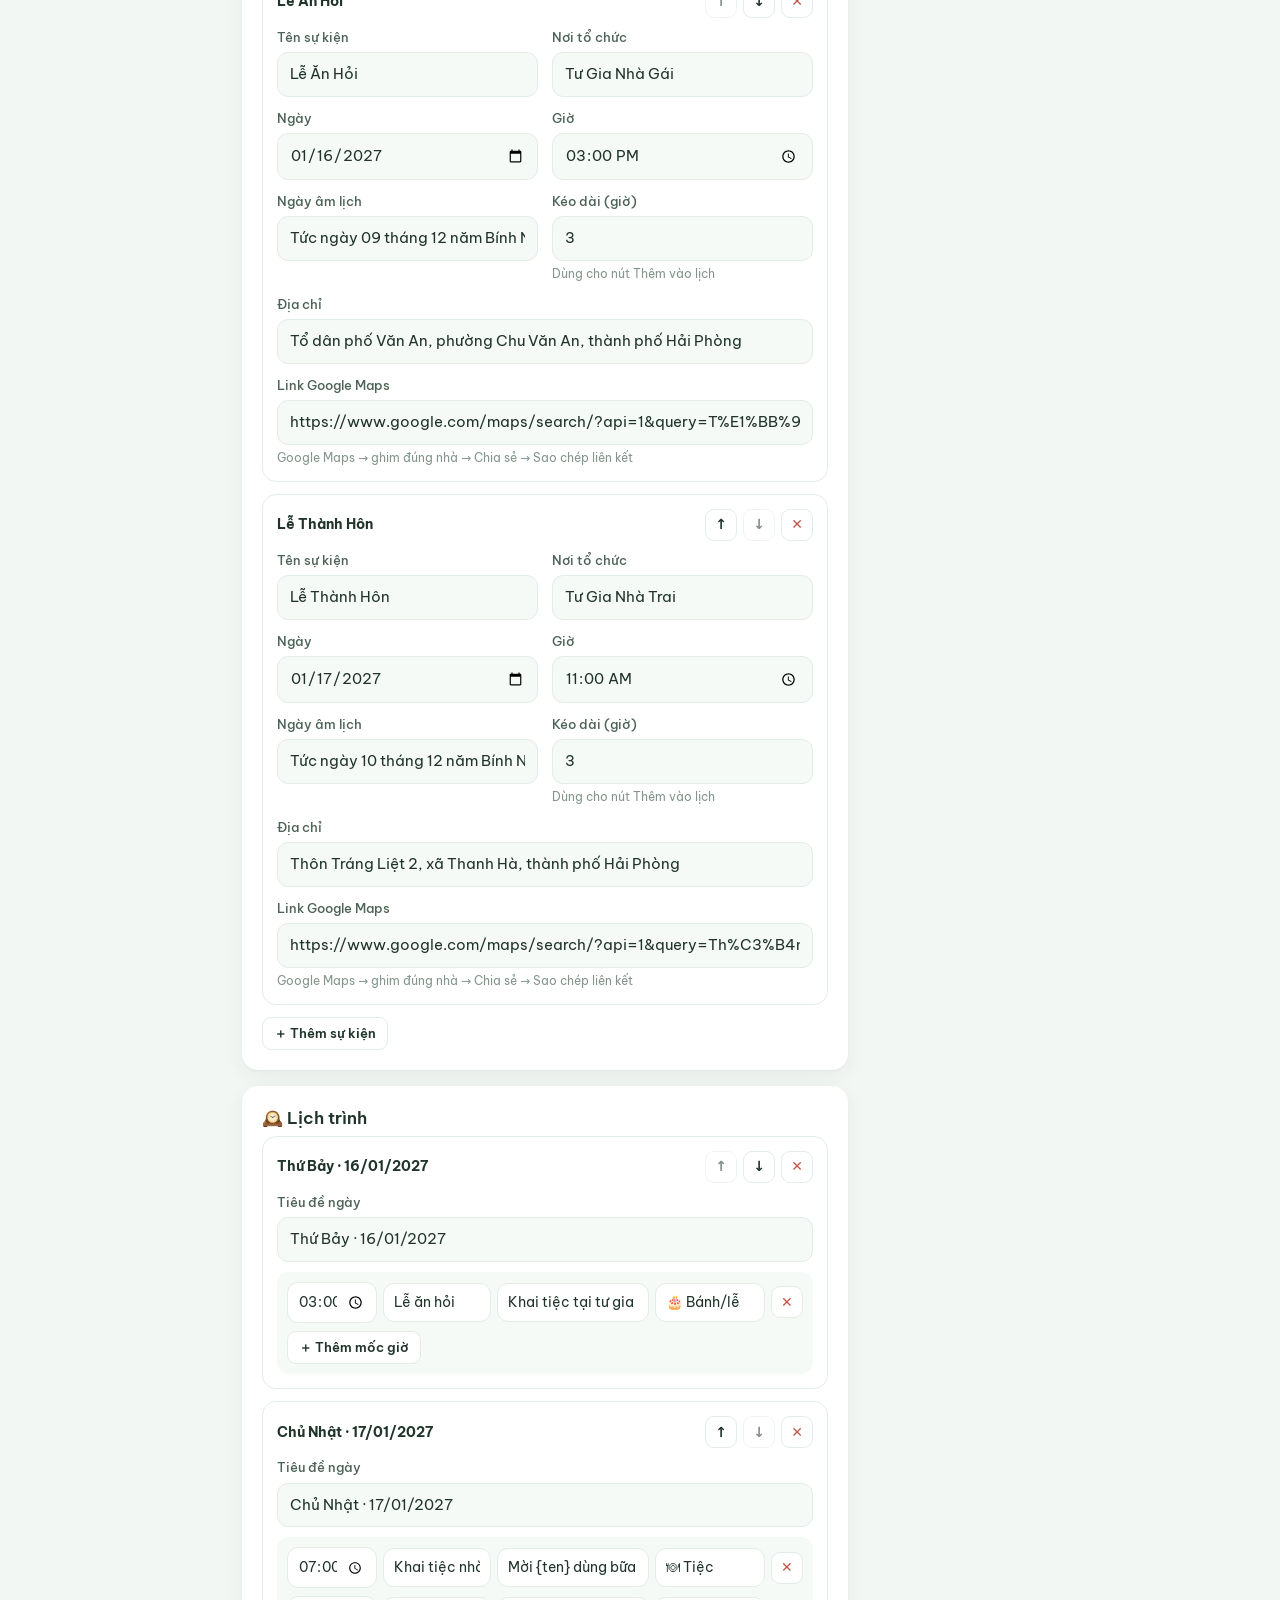
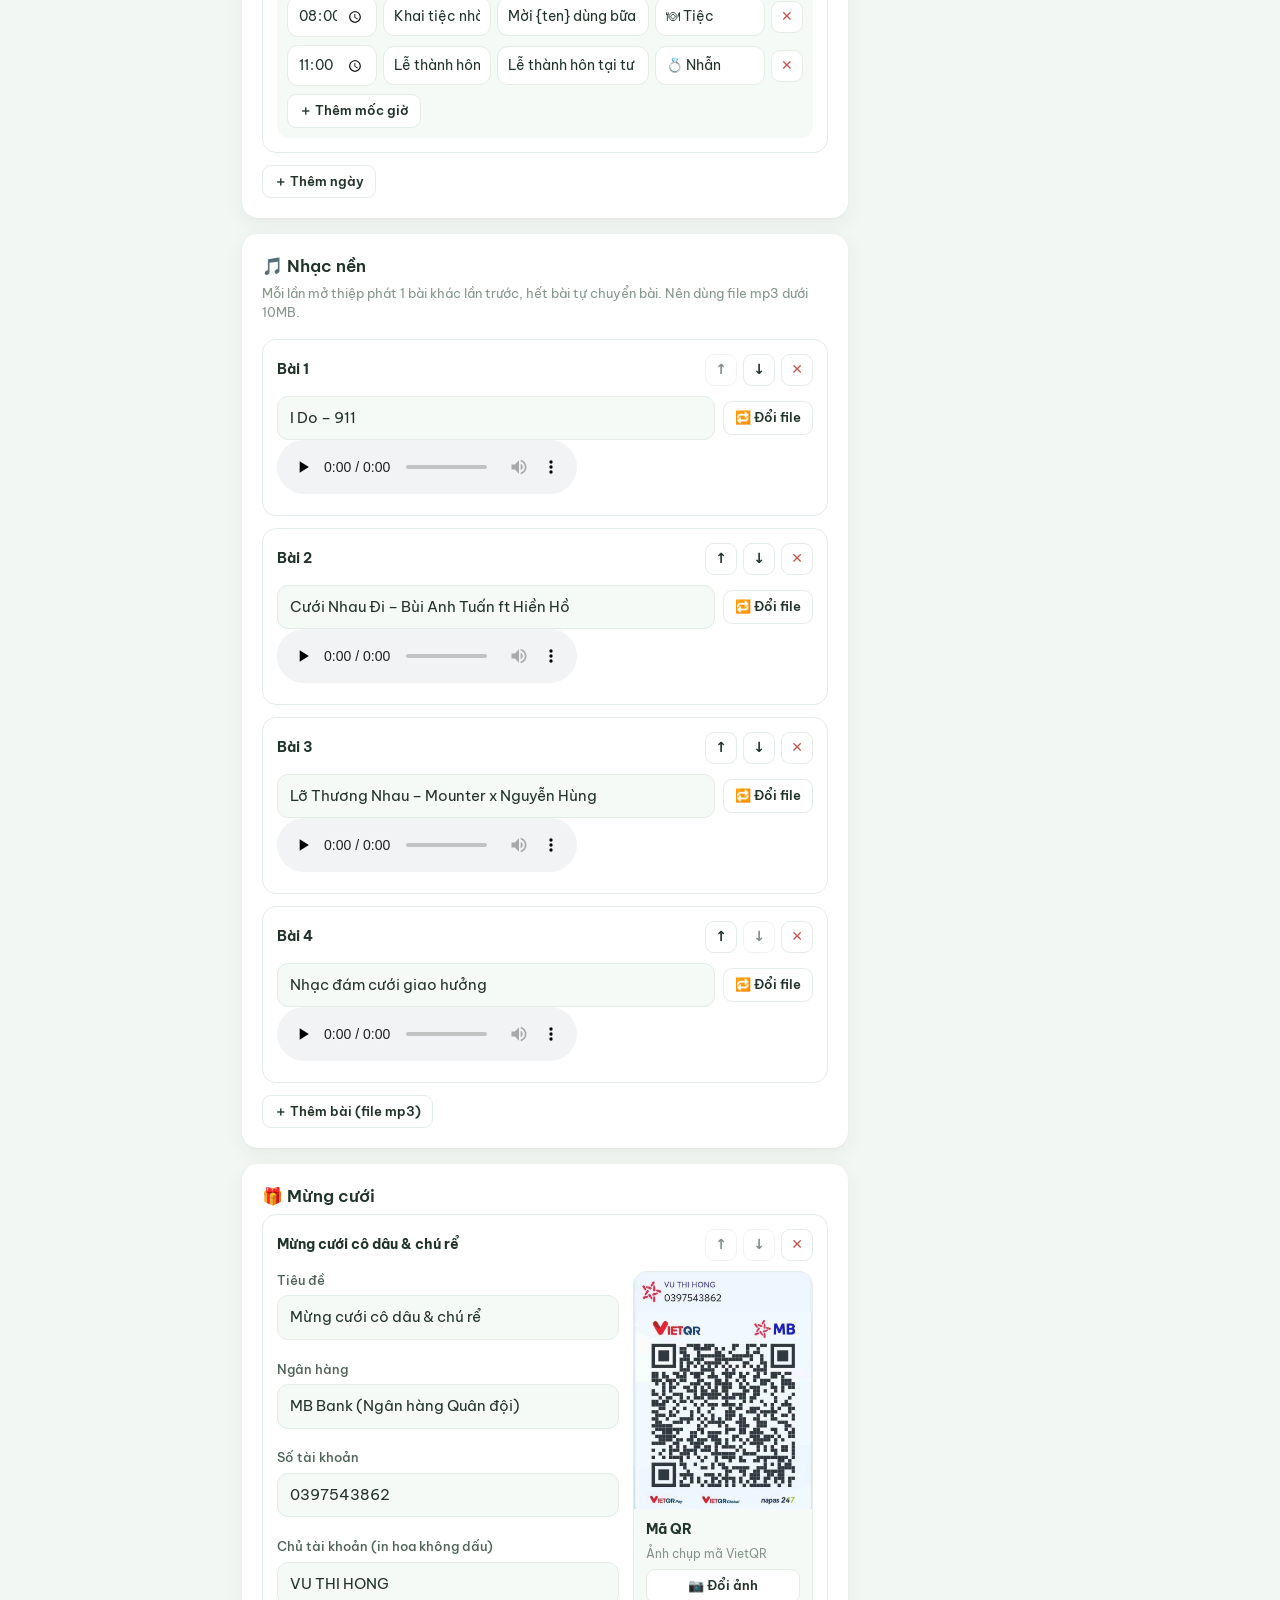
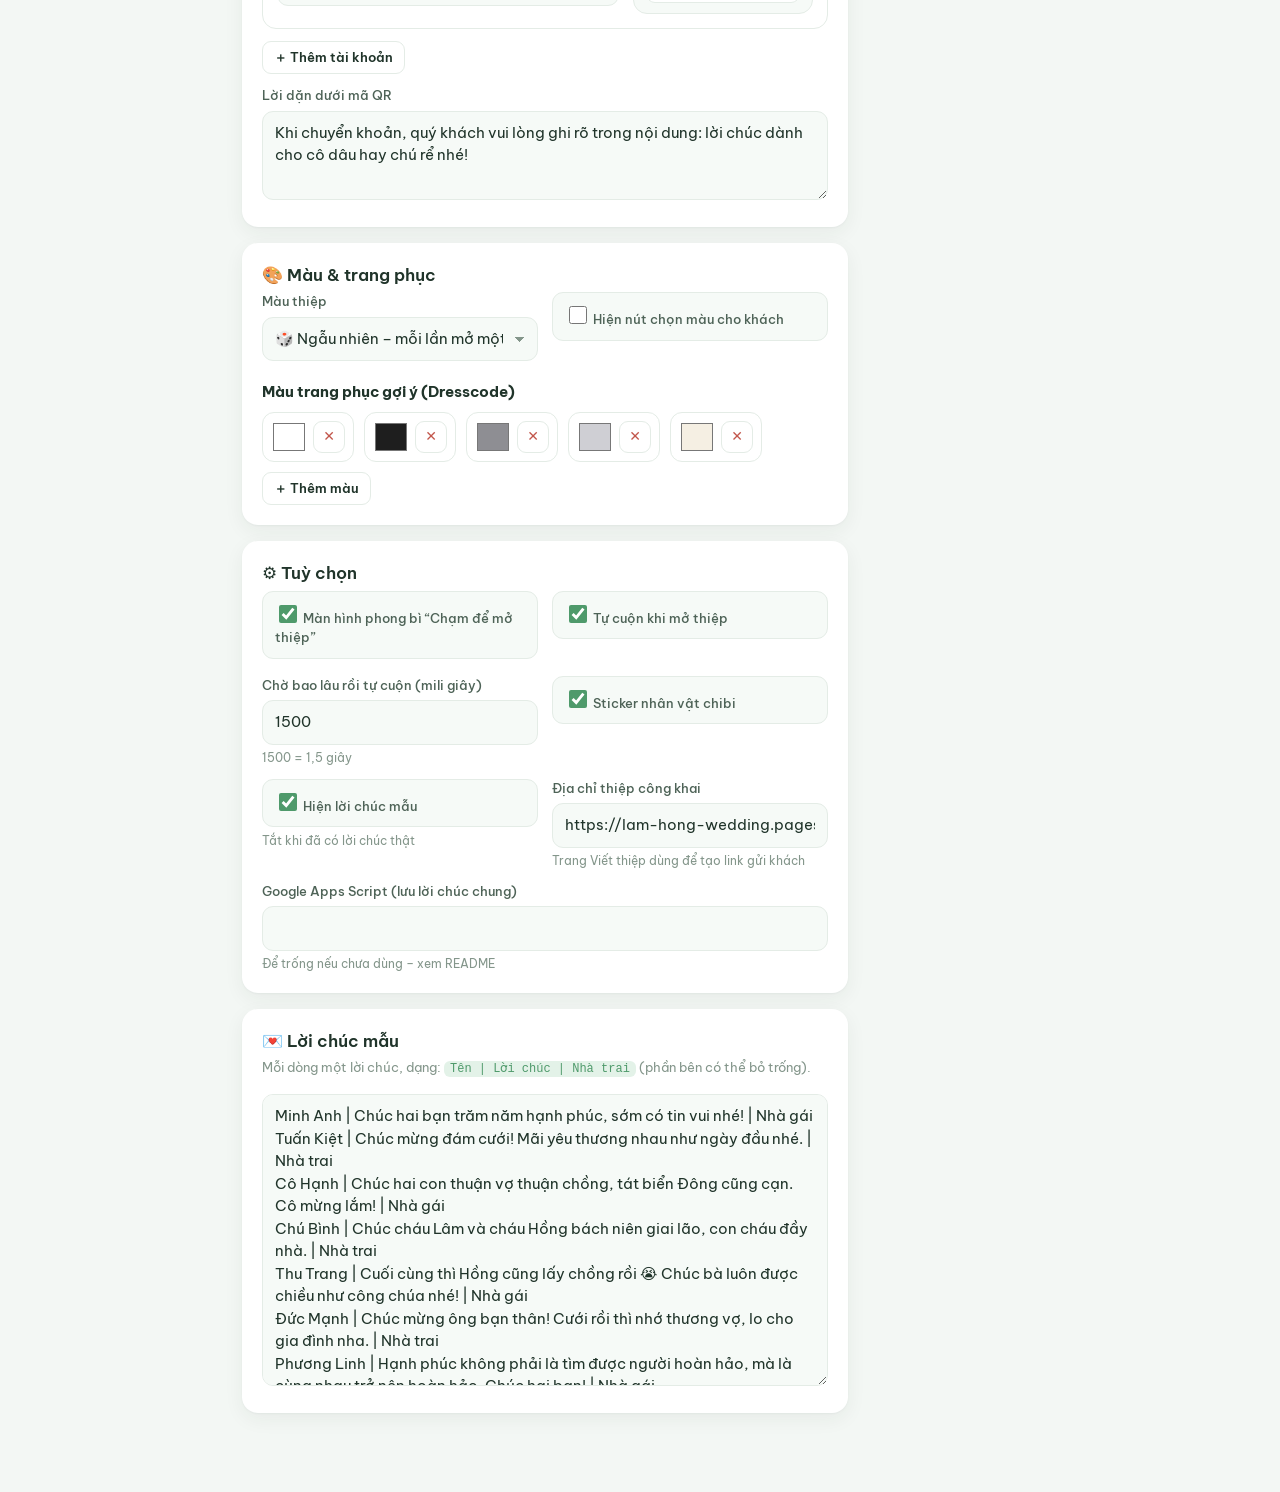
<file: quan-tri.html>
<!doctype html>
<html lang="vi">
<head>
  <script>
    /* Thiệp đã chuyển sang Cloudflare: mở link GitHub cũ → tự chuyển sang link mới, giữ tên khách (?to=…) */
    if (location.hostname === "phuctdpam.github.io") location.replace("https://lam-hong-wedding.pages.dev" + location.pathname.replace(/^\/thiep-cuoi-lam-hong/, "") + location.search + location.hash);
  </script>
  <meta charset="utf-8">
  <meta name="viewport" content="width=device-width, initial-scale=1, viewport-fit=cover">
  <meta name="robots" content="noindex, nofollow">
  <meta name="theme-color" content="#F3F7F4">
  <title>Quản trị thiệp – Thiệp cưới</title>
  <link rel="icon" href="data:image/svg+xml,%3Csvg xmlns='http://www.w3.org/2000/svg' viewBox='0 0 24 22'%3E%3Cpath fill='%235FAF7A' d='M12 21s-8.5-5.3-10.6-10.2C-.2 6.6 2.6 1.5 7 1.5c2.3 0 3.9 1.3 5 3 1.1-1.7 2.7-3 5-3 4.4 0 7.2 5.1 5.6 9.3C20.5 15.7 12 21 12 21z'/%3E%3C/svg%3E">
  <link rel="preconnect" href="https://fonts.googleapis.com">
  <link rel="preconnect" href="https://fonts.gstatic.com" crossorigin>
  <link href="https://fonts.googleapis.com/css2?family=Be+Vietnam+Pro:wght@400;500;600;700&family=Great+Vibes&display=swap&subset=vietnamese" rel="stylesheet">
  <style>
    :root {
      --ink: #20342A; --ink-2: #4E6357; --muted: #84968B; --line: #E4ECE6;
      --bg: #F3F7F4; --card: #FFFFFF; --soft: #F6FAF7;
      --green: #4F9A6B; --green-2: #6DB487; --green-soft: #E3F2E8;
      --amber: #B7791F; --amber-soft: #FFF4DB; --danger: #C2564B; --danger-soft: #FCEDEB;
      --radius: 16px; --shadow: 0 1px 2px rgba(32,52,42,.04), 0 6px 20px rgba(32,52,42,.06);
      --font: "Be Vietnam Pro", system-ui, -apple-system, "Segoe UI", Roboto, sans-serif; --script: "Great Vibes", cursive;
      --top: 60px; --bar: 64px;
    }
    * { box-sizing: border-box; }
    [hidden] { display: none !important; }
    html { -webkit-text-size-adjust: 100%; scroll-padding-top: calc(var(--top) + 12px); }
    body { margin: 0; font-family: var(--font); font-size: 15px; color: var(--ink); background: var(--bg); line-height: 1.5; -webkit-font-smoothing: antialiased; padding-bottom: calc(var(--bar) + env(safe-area-inset-bottom)); }
    button, input, textarea, select { font: inherit; color: inherit; }
    button { cursor: pointer; }
    a { color: inherit; }

    /* ---------- thanh trên ---------- */
    .top { position: sticky; top: 0; z-index: 30; background: rgba(243,247,244,.94); backdrop-filter: blur(10px); -webkit-backdrop-filter: blur(10px); border-bottom: 1px solid var(--line); }
    .top-in { max-width: 1440px; margin: 0 auto; height: var(--top); padding: 0 16px; display: flex; align-items: center; gap: 10px; }
    .brand { display: flex; align-items: baseline; gap: 10px; min-width: 0; margin-right: auto; }
    .brand h1 { margin: 0; font-family: var(--script); font-weight: 400; font-size: 32px; line-height: 1; color: var(--green); white-space: nowrap; }
    .brand span { font-size: 13px; color: var(--muted); white-space: nowrap; overflow: hidden; text-overflow: ellipsis; }
    .pill { text-decoration: none; font-size: 13px; font-weight: 500; padding: 7px 12px; border-radius: 999px; background: var(--card); border: 1px solid var(--line); white-space: nowrap; display: inline-flex; align-items: center; gap: 6px; }
    .conn { font-size: 12.5px; }
    .conn i { width: 8px; height: 8px; border-radius: 50%; background: #C9D3CC; display: inline-block; }
    .conn.ok i { background: var(--green-2); box-shadow: 0 0 0 3px rgba(109,180,135,.25); }

    /* ---------- bố cục 3 cột ---------- */
    .shell { max-width: 1440px; margin: 0 auto; padding: 16px; display: grid; grid-template-columns: 210px minmax(0, 1fr) 400px; gap: 16px; align-items: start; }
    .nav { position: sticky; top: calc(var(--top) + 16px); display: flex; flex-direction: column; gap: 2px; }
    .nav a { text-decoration: none; padding: 9px 12px; border-radius: 10px; font-size: 14px; color: var(--ink-2); display: flex; gap: 8px; align-items: center; }
    .nav a:hover { background: var(--card); }
    .nav a.on { background: var(--card); color: var(--ink); font-weight: 600; box-shadow: var(--shadow); }
    .nav a em { margin-left: auto; font-style: normal; width: 7px; height: 7px; border-radius: 50%; background: var(--amber); display: none; }
    .nav a.dirty em { display: inline-block; }
    .form { display: flex; flex-direction: column; gap: 16px; min-width: 0; }
    .sec { background: var(--card); border-radius: var(--radius); box-shadow: var(--shadow); padding: 20px; scroll-margin-top: calc(var(--top) + 16px); }
    .sec > h2 { margin: 0 0 4px; font-size: 17px; font-weight: 600; display: flex; align-items: center; gap: 8px; }
    .sec > .desc { margin: 0 0 16px; font-size: 13px; color: var(--muted); }
    .grid { display: grid; grid-template-columns: repeat(2, minmax(0, 1fr)); gap: 12px 14px; }
    .grid .full { grid-column: 1 / -1; }
    .f label, .f .lbl { display: block; font-size: 13px; font-weight: 500; color: var(--ink-2); margin-bottom: 5px; }
    .f small { display: block; font-size: 12px; color: var(--muted); margin-top: 4px; }
    input[type=text], input[type=number], input[type=date], input[type=time], input[type=datetime-local], input[type=url], input[type=password], textarea, select {
      width: 100%; border: 1.5px solid var(--line); border-radius: 11px; padding: 10px 12px; background: var(--soft); font-size: 15px; outline: none; transition: border-color .15s, background .15s, box-shadow .15s;
    }
    input:focus, textarea:focus, select:focus { border-color: var(--green-2); background: #fff; box-shadow: 0 0 0 4px rgba(109,180,135,.15); }
    textarea { resize: vertical; min-height: 70px; line-height: 1.5; }
    select { appearance: none; -webkit-appearance: none; padding-right: 34px;
      background-image: linear-gradient(45deg, transparent 50%, var(--muted) 50%), linear-gradient(135deg, var(--muted) 50%, transparent 50%);
      background-position: calc(100% - 18px) 50%, calc(100% - 13px) 50%; background-size: 5px 5px; background-repeat: no-repeat; }
    .check { display: flex; align-items: center; gap: 10px; padding: 10px 12px; border: 1.5px solid var(--line); border-radius: 11px; background: var(--soft); cursor: pointer; font-size: 14px; }
    .check input { width: 18px; height: 18px; accent-color: var(--green); }
    .tagline { font-size: 12px; color: var(--muted); }
    code.k { font-family: ui-monospace, Consolas, monospace; font-size: 12px; background: var(--green-soft); color: var(--green); padding: 1px 6px; border-radius: 6px; }

    .btn { border: 0; border-radius: 11px; padding: 10px 16px; background: var(--green); color: #fff; font-weight: 600; font-size: 14px; display: inline-flex; align-items: center; justify-content: center; gap: 6px; transition: transform .1s, background .15s; }
    .btn:hover { background: #458A5E; }
    .btn:active { transform: scale(.97); }
    .btn:disabled { opacity: .55; cursor: default; }
    .btn.ghost { background: #fff; color: var(--ink); border: 1.5px solid var(--line); }
    .btn.ghost:hover { background: var(--soft); }
    .btn.sm { padding: 6px 11px; font-size: 13px; border-radius: 9px; }
    .btn.danger { color: var(--danger); }
    .btn.icon { width: 32px; height: 32px; padding: 0; border-radius: 9px; }
    .row { display: flex; gap: 8px; flex-wrap: wrap; align-items: center; }

    /* ---------- ảnh ---------- */
    .slots { display: grid; grid-template-columns: repeat(3, minmax(0, 1fr)); gap: 14px; }
    .slot { border: 1.5px solid var(--line); border-radius: 14px; overflow: hidden; background: var(--soft); display: flex; flex-direction: column; }
    .slot .ph { position: relative; aspect-ratio: 4 / 3; background: #EAF1EC center / cover no-repeat; }
    .slot .ph.tall { aspect-ratio: 3 / 4; }
    .slot .ph .badge { position: absolute; left: 8px; top: 8px; }
    .slot .meta { padding: 10px 12px; display: flex; flex-direction: column; gap: 6px; }
    .slot .meta b { font-size: 13.5px; }
    .slot .meta span { font-size: 12px; color: var(--muted); }
    .badge { font-size: 11px; font-weight: 600; padding: 2px 8px; border-radius: 99px; background: var(--amber-soft); color: var(--amber); }
    .file-btn { position: relative; overflow: hidden; }
    .file-btn input { position: absolute; inset: 0; opacity: 0; cursor: pointer; }
    .album { display: grid; grid-template-columns: repeat(auto-fill, minmax(110px, 1fr)); gap: 10px; }
    .ai { position: relative; border-radius: 12px; overflow: hidden; background: #EAF1EC center / cover no-repeat; aspect-ratio: 3 / 4; border: 1.5px solid var(--line); }
    .ai .n { position: absolute; left: 6px; top: 6px; background: rgba(0,0,0,.55); color: #fff; font-size: 11px; padding: 1px 7px; border-radius: 99px; }
    .ai .ops { position: absolute; left: 0; right: 0; bottom: 0; display: flex; justify-content: space-between; padding: 5px; background: linear-gradient(transparent, rgba(0,0,0,.5)); }
    .ai .ops button { width: 26px; height: 26px; border: 0; border-radius: 7px; background: rgba(255,255,255,.92); font-size: 13px; padding: 0; }
    .ai .badge { position: absolute; right: 6px; top: 6px; }
    .ai.add { display: grid; place-items: center; border-style: dashed; background: var(--soft); color: var(--green); font-weight: 600; font-size: 13px; text-align: center; cursor: pointer; }

    /* ---------- danh sách (sự kiện, lịch trình, nhạc…) ---------- */
    .items { display: flex; flex-direction: column; gap: 12px; }
    .item { border: 1.5px solid var(--line); border-radius: 14px; padding: 14px; background: #fff; }
    .item-h { display: flex; align-items: center; gap: 6px; margin-bottom: 10px; }
    .item-h b { font-size: 14px; margin-right: auto; }
    .sub { margin-top: 10px; padding: 10px; border-radius: 12px; background: var(--soft); display: flex; flex-direction: column; gap: 8px; }
    .sub-row { display: grid; grid-template-columns: 90px minmax(0, 1fr) minmax(0, 1.4fr) 110px auto; gap: 6px; align-items: center; }
    .sub-row input, .sub-row select { padding: 8px 10px; font-size: 14px; background: #fff; }
    .colors { display: flex; flex-wrap: wrap; gap: 10px; }
    .color { display: flex; align-items: center; gap: 6px; padding: 6px 8px; border: 1.5px solid var(--line); border-radius: 12px; }
    .color input[type=color] { width: 36px; height: 36px; border: 0; padding: 0; background: none; cursor: pointer; }
    .track { display: grid; grid-template-columns: minmax(0, 1fr) auto; gap: 8px; align-items: center; }
    .track audio { width: 100%; height: 36px; margin-top: 6px; }

    /* ---------- xem trước ---------- */
    .preview { position: sticky; top: calc(var(--top) + 16px); display: flex; flex-direction: column; gap: 10px; align-items: center; }
    .phone { width: 360px; height: min(720px, calc(100vh - var(--top) - var(--bar) - 110px)); border-radius: 34px; border: 10px solid #1D2A23; overflow: hidden; background: #fff; box-shadow: 0 20px 40px rgba(32,52,42,.18); }
    .phone iframe { width: 100%; height: 100%; border: 0; display: block; }
    .pv-tools { display: flex; gap: 6px; width: 360px; }
    .pv-tools input { flex: 1; padding: 8px 10px; font-size: 13.5px; }

    /* ---------- thanh lưu ---------- */
    .bar { position: fixed; left: 0; right: 0; bottom: 0; z-index: 35; background: rgba(255,255,255,.96); backdrop-filter: blur(10px); -webkit-backdrop-filter: blur(10px); border-top: 1px solid var(--line); padding-bottom: env(safe-area-inset-bottom); }
    .bar-in { max-width: 1440px; margin: 0 auto; height: var(--bar); padding: 0 16px; display: flex; align-items: center; gap: 10px; }
    .bar .state { margin-right: auto; font-size: 13.5px; color: var(--muted); display: flex; align-items: center; gap: 8px; min-width: 0; }
    .bar .state b { color: var(--amber); }
    .bar .state.ok b { color: var(--green); }
    .mob-only { display: none; }

    /* ---------- hộp thoại ---------- */
    .modal { position: fixed; inset: 0; background: rgba(20,34,27,.55); display: none; align-items: center; justify-content: center; z-index: 50; padding: 16px; }
    .modal.open { display: flex; }
    .modal-box { background: #fff; border-radius: 20px; padding: 22px; width: min(520px, 100%); max-height: 90vh; overflow: auto; }
    .modal-box h3 { margin: 0 0 8px; font-size: 18px; }
    .steps { margin: 10px 0; padding-left: 20px; font-size: 14px; color: var(--ink-2); }
    .steps li { margin-bottom: 4px; }
    .log { list-style: none; padding: 0; margin: 12px 0; font-size: 14px; display: flex; flex-direction: column; gap: 6px; }
    .log li::before { content: "•"; color: var(--muted); margin-right: 8px; }
    .log li.ok::before { content: "✓"; color: var(--green); }
    .log li.err { color: var(--danger); }
    .log li.err::before { content: "✕"; }
    .pv-full { position: fixed; inset: 0; z-index: 45; background: #000; display: none; }
    .pv-full.open { display: block; }
    .pv-full iframe { width: 100%; height: 100%; border: 0; }
    .pv-full button { position: absolute; right: 12px; top: calc(12px + env(safe-area-inset-top)); z-index: 2; }
    .toast { position: fixed; left: 50%; bottom: calc(var(--bar) + 16px + env(safe-area-inset-bottom)); transform: translate(-50%, 200%); background: var(--ink); color: #fff; padding: 10px 16px; border-radius: 12px; font-size: 14px; transition: transform .35s cubic-bezier(.2,1.4,.4,1); z-index: 60; max-width: calc(100vw - 32px); text-align: center; }
    .toast:not(.show) { opacity: 0; visibility: hidden; transition: transform .35s, opacity .25s, visibility 0s .35s; }
    .toast.show { transform: translate(-50%, 0); }

    @media (max-width: 1180px) { .shell { grid-template-columns: 190px minmax(0, 1fr); } .preview { display: none; } .mob-only { display: inline-flex; } }
    @media (max-width: 820px) {
      .shell { grid-template-columns: minmax(0, 1fr); padding: 12px; }
      .nav { position: sticky; top: var(--top); z-index: 20; flex-direction: row; overflow-x: auto; background: var(--bg); padding: 8px 0; margin: -12px 0 0; scrollbar-width: none; }
      .nav::-webkit-scrollbar { display: none; }
      .nav a { white-space: nowrap; flex: none; padding: 7px 11px; font-size: 13px; }
      .grid { grid-template-columns: minmax(0, 1fr); }
      .slots { grid-template-columns: repeat(2, minmax(0, 1fr)); }
      .sub-row { grid-template-columns: 80px minmax(0, 1fr) auto; }
      .sub-row .wide { grid-column: 1 / -1; }
      .brand span, .hide-sm { display: none; }
      .brand h1 { font-size: 26px; }
      .top-in { gap: 6px; padding: 0 12px; }
      .bar-in { gap: 6px; padding: 0 12px; }
      .bar .state { font-size: 12px; line-height: 1.3; }
      .bar .btn { white-space: nowrap; }
      .sec { padding: 16px; }
    }
  </style>
</head>
<body>
  <header class="top">
    <div class="top-in">
      <div class="brand"><h1>Quản trị thiệp</h1><span id="couple"></span></div>
      <button class="pill conn" id="connBtn" type="button" title="Kết nối GitHub"><i></i><span id="connTxt" class="hide-sm">Chưa kết nối</span></button>
      <a class="pill hide-sm" href="viet-thiep.html">✍️ Viết thiệp</a>
      <a class="pill" id="viewSite" target="_blank" rel="noopener">Xem thiệp ↗</a>
    </div>
  </header>

  <div class="shell">
    <nav class="nav" id="nav"></nav>
    <main class="form" id="form"><div class="sec">Đang tải cấu hình thiệp…</div></main>
    <aside class="preview">
      <div class="pv-tools">
        <input type="text" id="pvName" value="Anh Minh" placeholder="Tên khách để xem thử" aria-label="Tên khách xem thử">
        <button class="btn ghost sm" type="button" id="pvReload">↻ Làm mới</button>
      </div>
      <div class="phone"><iframe id="pv" title="Xem trước thiệp"></iframe></div>
      <span class="tagline">Xem trước bản nháp – chưa đăng lên thiệp</span>
    </aside>
  </div>

  <div class="bar">
    <div class="bar-in">
      <div class="state ok" id="state"><b>●</b><span>Chưa có thay đổi</span></div>
      <button class="btn ghost sm" type="button" id="undoBtn" disabled title="Hoàn tác">↶<span class="hide-sm"> Hoàn tác</span></button>
      <button class="btn ghost sm mob-only" type="button" id="pvOpen" title="Xem trước">👁<span class="hide-sm"> Xem trước</span></button>
      <button class="btn" type="button" id="saveBtn" disabled>💾 Lưu &amp; đăng<span class="hide-sm"> lên thiệp</span></button>
    </div>
  </div>

  <!-- xem trước toàn màn hình (điện thoại / màn nhỏ) -->
  <div class="pv-full" id="pvFull"><button class="btn sm" type="button" id="pvClose">✕ Đóng xem trước</button><iframe id="pv2" title="Xem trước thiệp"></iframe></div>

  <!-- kết nối GitHub -->
  <div class="modal" id="connDlg" role="dialog" aria-modal="true" aria-labelledby="connTitle">
    <div class="modal-box">
      <h3 id="connTitle">🔑 Kết nối để đăng thay đổi lên thiệp</h3>
      <p class="tagline" style="font-size:13.5px">Thiệp được lưu trong kho GitHub. Trang này cần một <b>mã truy cập</b> chỉ có quyền ghi vào kho thiệp. Mã chỉ lưu trên trình duyệt của máy này – chỉ dùng trên máy/điện thoại của bạn.</p>
      <ol class="steps">
        <li>Mở <a href="https://github.com/settings/personal-access-tokens/new" target="_blank" rel="noopener"><b>github.com → Tạo mã truy cập</b></a> (đăng nhập tài khoản GitHub của thiệp).</li>
        <li><b>Token name:</b> <code class="k">thiep-cuoi</code> · <b>Expiration:</b> 90 ngày (hoặc tới sau đám cưới).</li>
        <li><b>Repository access:</b> chọn <i>Only select repositories</i> → chọn kho <code class="k" id="repoName2"></code>.</li>
        <li><b>Permissions → Repository permissions → Contents:</b> chọn <i>Read and write</i>.</li>
        <li>Bấm <b>Generate token</b>, sao chép mã (bắt đầu bằng <code class="k">github_pat_</code>) rồi dán vào ô dưới.</li>
      </ol>
      <div class="f" style="margin-top:12px"><label for="tokenIn">Mã truy cập</label><input type="password" id="tokenIn" placeholder="github_pat_…" autocomplete="off"></div>
      <div class="grid" style="margin-top:12px">
        <div class="f"><label for="repoIn">Kho GitHub</label><input type="text" id="repoIn"></div>
        <div class="f"><label for="branchIn">Nhánh</label><input type="text" id="branchIn"></div>
      </div>
      <ul class="log" id="connLog"></ul>
      <div class="row" style="justify-content:flex-end;margin-top:10px">
        <button class="btn ghost sm danger" type="button" id="connForget">Xoá mã khỏi máy này</button>
        <button class="btn ghost sm" type="button" id="connClose">Đóng</button>
        <button class="btn sm" type="button" id="connSave">Kiểm tra &amp; lưu</button>
      </div>
    </div>
  </div>

  <!-- tiến trình đăng -->
  <div class="modal" id="pubDlg" role="dialog" aria-modal="true" aria-labelledby="pubTitle">
    <div class="modal-box">
      <h3 id="pubTitle">Đang đăng lên thiệp…</h3>
      <ul class="log" id="pubLog"></ul>
      <div class="row" style="justify-content:flex-end"><button class="btn sm" type="button" id="pubClose" hidden>Xong</button></div>
    </div>
  </div>

  <input type="file" id="picker" hidden>
  <div class="toast" id="toast" role="status" aria-live="polite"></div>

  <script src="config.js"></script>
  <script>
  (function () {
    "use strict";
    const $ = (s, r = document) => r.querySelector(s);
    const $$ = (s, r = document) => [...r.querySelectorAll(s)];
    const esc = (s) => String(s ?? "").replace(/[&<>"']/g, (c) => ({ "&": "&amp;", "<": "&lt;", ">": "&gt;", '"': "&quot;", "'": "&#39;" }[c]));
    const clone = (o) => JSON.parse(JSON.stringify(o));
    let toastT;
    const toast = (t) => { const el = $("#toast"); el.textContent = t; el.classList.add("show"); clearTimeout(toastT); toastT = setTimeout(() => el.classList.remove("show"), 2600); };

    /* ================= DỮ LIỆU ================= */
    let base = null;   // cấu hình đã đăng
    let draft = null;  // bản nháp đang sửa
    const pending = new Map(); // blob URL → { blob, ext, kind }
    let busy = 0; // số file đang nén – khoá nút lưu để không bỏ sót ảnh
    const get = (o, path) => path.split(".").reduce((x, k) => (x == null ? x : x[k]), o);
    function set(o, path, val) {
      const ks = path.split("."); let x = o;
      ks.slice(0, -1).forEach((k, i) => { if (x[k] == null) x[k] = /^\d+$/.test(ks[i + 1]) ? [] : {}; x = x[k]; });
      x[ks[ks.length - 1]] = val;
    }
    function ensureShape(c) {
      c.groom ||= {}; c.bride ||= {}; c.images ||= {}; c.families ||= { groom: {}, bride: {} };
      c.families.groom ||= {}; c.families.bride ||= {};
      c.events ||= []; c.schedule ||= []; c.album ||= []; c.dresscode ||= [];
      c.music = (Array.isArray(c.music) ? c.music : c.music ? [c.music] : []).map((t) => (typeof t === "string" ? { file: t, title: t } : t));
      c.gifts ||= []; c.opener ||= {}; c.guestbook ||= {}; c.guestbook.samples ||= [];
      return c;
    }

    /* ================= GITHUB ================= */
    const LS = { token: "wedding-gh-token", repo: "wedding-gh-repo", branch: "wedding-gh-branch" };
    const lsGet = (k) => { try { return localStorage.getItem(k) || ""; } catch { return ""; } };
    const lsSet = (k, v) => { try { v ? localStorage.setItem(k, v) : localStorage.removeItem(k); } catch {} };
    let gh = { token: lsGet(LS.token), repo: lsGet(LS.repo) || "PhucTDPAM/thiep-cuoi-lam-hong", branch: lsGet(LS.branch) || "main" };
    async function api(path, opts = {}) {
      const r = await fetch("https://api.github.com" + path, { ...opts, headers: { Accept: "application/vnd.github+json", "X-GitHub-Api-Version": "2022-11-28", Authorization: "Bearer " + gh.token, ...(opts.body ? { "Content-Type": "application/json" } : {}) } });
      if (!r.ok) { let m = ""; try { m = (await r.json()).message; } catch {} throw new Error(`GitHub ${r.status}${m ? ": " + m : ""}`); }
      return r.status === 204 ? null : r.json();
    }
    const b64ToText = (b64) => new TextDecoder().decode(Uint8Array.from(atob(b64.replace(/\s/g, "")), (c) => c.charCodeAt(0)));
    function bytesToB64(bytes) { let s = ""; for (let i = 0; i < bytes.length; i += 0x8000) s += String.fromCharCode.apply(null, bytes.subarray(i, i + 0x8000)); return btoa(s); }
    const textToB64 = (t) => bytesToB64(new TextEncoder().encode(t));
    const blobToB64 = async (b) => bytesToB64(new Uint8Array(await b.arrayBuffer()));
    async function readRepoText(path) { const d = await api(`/repos/${gh.repo}/contents/${encodeURIComponent(path).replace(/%2F/g, "/")}?ref=${encodeURIComponent(gh.branch)}`); return b64ToText(d.content); }
    function evalConfig(text) { const w = {}; new Function("window", text)(w); if (!w.WEDDING) throw new Error("config.js không có window.WEDDING"); return w.WEDDING; }
    function setConn(ok, txt) { $("#connBtn").classList.toggle("ok", ok); $("#connTxt").textContent = txt; }

    /* ================= ẢNH / NHẠC ================= */
    function loadImg(file) { return new Promise((res, rej) => { const u = URL.createObjectURL(file), im = new Image(); im.onload = () => { URL.revokeObjectURL(u); res(im); }; im.onerror = () => { URL.revokeObjectURL(u); rej(new Error("Không đọc được ảnh")); }; im.src = u; }); }
    async function compress(file, { max = 1600, type = "image/jpeg", q = 0.85 } = {}) {
      const im = await loadImg(file);
      const k = Math.min(1, max / Math.max(im.naturalWidth, im.naturalHeight));
      const c = document.createElement("canvas"); c.width = Math.round(im.naturalWidth * k); c.height = Math.round(im.naturalHeight * k);
      const g = c.getContext("2d"); if (type === "image/jpeg") { g.fillStyle = "#fff"; g.fillRect(0, 0, c.width, c.height); }
      g.drawImage(im, 0, 0, c.width, c.height);
      return new Promise((res) => c.toBlob(res, type, q));
    }
    async function ogFrom(blob) { // ảnh chia sẻ Zalo/Messenger 1200×630
      const im = await loadImg(blob), W = 1200, H = 630, c = document.createElement("canvas"); c.width = W; c.height = H;
      const s = Math.max(W / im.naturalWidth, H / im.naturalHeight), w = im.naturalWidth * s, h = im.naturalHeight * s;
      c.getContext("2d").drawImage(im, (W - w) / 2, (H - h) / 2, w, h);
      return new Promise((res) => c.toBlob(res, "image/jpeg", 0.86));
    }
    async function addFile(file, kind, opts) {
      let blob = file, ext = (file.name.split(".").pop() || "").toLowerCase();
      if (kind === "image") {
        const qr = opts === "qr";
        blob = await compress(file, qr ? { max: 1000, type: "image/png" } : { max: 1600 });
        ext = qr ? "png" : "jpg";
      } else if (kind === "audio") {
        if (file.size > 20 * 1024 * 1024) { toast("File nhạc quá lớn (tối đa 20MB)"); return null; }
        if (!/^(mp3|m4a|aac|ogg|wav)$/.test(ext)) ext = "mp3";
      }
      const url = URL.createObjectURL(blob);
      pending.set(url, { blob, ext, kind });
      return url;
    }
    const srcOf = (v) => (v ? (String(v).startsWith("blob:") ? v : v) : "");
    const isPending = (v) => typeof v === "string" && v.startsWith("blob:");

    /* ================= ĐIỀU HƯỚNG ================= */
    const io = "IntersectionObserver" in window ? new IntersectionObserver((ents) => ents.forEach((en) => {
      if (en.isIntersecting) $$("#nav a").forEach((a) => a.classList.toggle("on", a.dataset.sec === en.target.dataset.sec));
    }), { rootMargin: "-40% 0px -55% 0px" }) : null;

    /* ================= GIAO DIỆN ================= */
    const SECTIONS = [
      { id: "couple", icon: "💍", title: "Cô dâu & chú rể" },
      { id: "photos", icon: "🖼️", title: "Ảnh" },
      { id: "texts", icon: "✍️", title: "Lời mời & câu chữ" },
      { id: "families", icon: "🏡", title: "Hai gia đình" },
      { id: "events", icon: "📍", title: "Sự kiện & địa điểm" },
      { id: "schedule", icon: "🕰️", title: "Lịch trình" },
      { id: "music", icon: "🎵", title: "Nhạc nền" },
      { id: "gifts", icon: "🎁", title: "Mừng cưới" },
      { id: "style", icon: "🎨", title: "Màu & trang phục" },
      { id: "options", icon: "⚙️", title: "Tuỳ chọn" },
      { id: "wishes", icon: "💌", title: "Lời chúc mẫu" }
    ];
    const field = (path, label, { type = "text", ph = "", hint = "", full = false, opts = null } = {}) => {
      const v = get(draft, path);
      let input;
      if (type === "textarea") input = `<textarea data-path="${path}" rows="3" placeholder="${esc(ph)}">${esc(v)}</textarea>`;
      else if (type === "select") input = `<select data-path="${path}">${opts.map(([val, t]) => `<option value="${esc(val)}"${String(v ?? "") === String(val) ? " selected" : ""}>${esc(t)}</option>`).join("")}</select>`;
      else if (type === "check") return `<div class="f${full ? " full" : ""}"><label class="check"><input type="checkbox" data-path="${path}" data-type="check"${v !== false ? " checked" : ""}> ${esc(label)}</label>${hint ? `<small>${hint}</small>` : ""}</div>`;
      else if (type === "datetime") input = `<input type="datetime-local" data-path="${path}" data-type="datetime" value="${esc(String(v || "").slice(0, 16))}">`;
      else input = `<input type="${type}" data-path="${path}"${type === "number" ? ' data-type="number"' : ""} value="${esc(v)}" placeholder="${esc(ph)}">`;
      return `<div class="f${full ? " full" : ""}"><label>${esc(label)}</label>${input}${hint ? `<small>${hint}</small>` : ""}</div>`;
    };
    const slot = (path, title, note, tall) => {
      const v = get(draft, path);
      return `<div class="slot"><div class="ph${tall ? " tall" : ""}" style="background-image:url('${esc(srcOf(v))}')">${isPending(v) ? '<span class="badge">Chờ lưu</span>' : ""}</div>
        <div class="meta"><b>${esc(title)}</b><span>${esc(note)}</span>
        <button type="button" class="btn ghost sm" data-pick="${path}" data-kind="image">📷 Đổi ảnh</button></div></div>`;
    };
    const itemHead = (label, list, i, n) => `<div class="item-h"><b>${label}</b>
      <button class="btn ghost icon" data-act="up" data-list="${list}" data-i="${i}" ${i === 0 ? "disabled" : ""} title="Lên">↑</button>
      <button class="btn ghost icon" data-act="down" data-list="${list}" data-i="${i}" ${i === n - 1 ? "disabled" : ""} title="Xuống">↓</button>
      <button class="btn ghost icon danger" data-act="del" data-list="${list}" data-i="${i}" title="Xoá">✕</button></div>`;
    const TEN = '<code class="k">{ten}</code> = tên khách, <code class="k">{ta}</code> = cô dâu chú rể tự xưng (chúng con / chúng cháu / chúng em…)';

    const RENDER = {
      couple: () => `<div class="grid">
        ${field("groom.fullName", "Họ tên chú rể")}${field("bride.fullName", "Họ tên cô dâu")}
        ${field("groom.shortName", "Tên gọi chú rể", { hint: "Hiện to trên ảnh bìa" })}${field("bride.shortName", "Tên gọi cô dâu", { hint: "Hiện to trên ảnh bìa" })}
        ${field("coverDate", "Ngày hiện trên ảnh bìa", { ph: "VD: 16 – 17.01.2027" })}
        ${field("mainDateTime", "Mốc đếm ngược (giờ Việt Nam)", { type: "datetime", hint: "Thường là giờ lễ thành hôn" })}</div>`,
      photos: () => `<div class="slots">
          ${slot("images.cover", "Ảnh bìa – điện thoại", "Ảnh dọc, cô dâu chú rể ở nửa trên", true)}
          ${slot("images.coverDesktop", "Ảnh bìa – máy tính", "Ảnh ngang 16:9, chừa nửa trái cho chữ")}
          ${slot("images.invite", "Ảnh thư mời", "Ảnh dọc", true)}
          ${slot("images.polaroidLeft", "Polaroid trái", "Ảnh dọc", true)}
          ${slot("images.polaroidRight", "Polaroid phải", "Ảnh dọc", true)}
          ${slot("images.timeline", "Ảnh lớn “Lịch trình”", "Ảnh ngang")}</div>
        <h3 style="font-size:15px;margin:22px 0 4px">Album kỷ niệm</h3><p class="tagline" style="margin:0 0 10px">Kéo thứ tự bằng nút ← →. Ảnh được tự nén trước khi đăng.</p>
        <div class="album">${draft.album.map((v, i) => `<div class="ai" style="background-image:url('${esc(srcOf(v))}')"><span class="n">${i + 1}</span>${isPending(v) ? '<span class="badge">Chờ lưu</span>' : ""}
          <div class="ops"><button data-act="up" data-list="album" data-i="${i}" title="Lên trước">←</button><button data-act="del" data-list="album" data-i="${i}" title="Xoá">✕</button><button data-act="down" data-list="album" data-i="${i}" title="Ra sau">→</button></div></div>`).join("")}
          <button type="button" class="ai add" data-pick-list="album" data-kind="image">＋ Thêm ảnh</button></div>`,
      texts: () => `<p class="desc">${TEN}</p><div class="grid">
        ${field("defaultGuest", "Gọi khách khi link không có tên", { ph: "Quý khách" })}
        ${field("inviteQuote", "Câu mời (dưới tên khách)", { type: "textarea", full: true })}
        ${field("inviteQuoteEn", "Câu thơ nhỏ (chữ nghiêng)", { type: "textarea", full: true })}
        ${field("memoriesText", "Đoạn giới thiệu album Kỷ niệm", { type: "textarea", full: true })}
        ${field("thankYou", "Lời cảm ơn cuối thiệp", { type: "textarea", full: true })}</div>`,
      families: () => ["groom", "bride"].map((s) => `<div class="item"><div class="item-h"><b>${s === "groom" ? "Nhà trai" : "Nhà gái"}</b></div><div class="grid">
        ${field(`families.${s}.title`, "Tiêu đề")}${field(`families.${s}.place`, "Địa chỉ ngắn")}
        ${field(`families.${s}.father`, "Bố", { ph: "Ông …" })}${field(`families.${s}.mother`, "Mẹ", { ph: "Bà …" })}</div></div>`).join(""),
      events: () => `<div class="items">${draft.events.map((e, i) => `<div class="item">${itemHead(esc(e.name || "Sự kiện " + (i + 1)), "events", i, draft.events.length)}<div class="grid">
          ${field(`events.${i}.name`, "Tên sự kiện", { ph: "Lễ Thành Hôn" })}${field(`events.${i}.venueTitle`, "Nơi tổ chức", { ph: "Tư Gia Nhà Trai" })}
          ${field(`events.${i}.date`, "Ngày", { type: "date" })}${field(`events.${i}.time`, "Giờ", { type: "time" })}
          ${field(`events.${i}.lunar`, "Ngày âm lịch", { ph: "Tức ngày 10 tháng 12 năm Bính Ngọ" })}${field(`events.${i}.duration`, "Kéo dài (giờ)", { type: "number", hint: "Dùng cho nút Thêm vào lịch" })}
          ${field(`events.${i}.address`, "Địa chỉ", { full: true })}
          ${field(`events.${i}.mapUrl`, "Link Google Maps", { type: "url", full: true, hint: "Google Maps → ghim đúng nhà → Chia sẻ → Sao chép liên kết" })}</div></div>`).join("")}</div>
        <div class="row" style="margin-top:12px"><button class="btn ghost sm" data-act="add" data-list="events">＋ Thêm sự kiện</button></div>`,
      schedule: () => `<div class="items">${draft.schedule.map((d, i) => `<div class="item">${itemHead(esc(d.day || "Ngày " + (i + 1)), "schedule", i, draft.schedule.length)}
          ${field(`schedule.${i}.day`, "Tiêu đề ngày", { ph: "Chủ Nhật · 17/01/2027" })}
          <div class="sub">${(d.items || []).map((it, j) => `<div class="sub-row">
              <input type="time" data-path="schedule.${i}.items.${j}.time" value="${esc(it.time)}" aria-label="Giờ">
              <input type="text" data-path="schedule.${i}.items.${j}.title" value="${esc(it.title)}" placeholder="Tiêu đề" aria-label="Tiêu đề">
              <input type="text" class="wide" data-path="schedule.${i}.items.${j}.desc" value="${esc(it.desc)}" placeholder="Mô tả ({ten} = tên khách)" aria-label="Mô tả">
              <select data-path="schedule.${i}.items.${j}.icon" aria-label="Biểu tượng">${[["dinner", "🍽 Tiệc"], ["cake", "🎂 Bánh/lễ"], ["rings", "💍 Nhẫn"], ["arch", "🌸 Cổng hoa"]].map(([k, t]) => `<option value="${k}"${it.icon === k ? " selected" : ""}>${t}</option>`).join("")}</select>
              <button class="btn ghost icon danger" data-act="del" data-list="schedule.${i}.items" data-i="${j}" title="Xoá mốc">✕</button></div>`).join("")}
            <div><button class="btn ghost sm" data-act="add" data-list="schedule.${i}.items">＋ Thêm mốc giờ</button></div></div></div>`).join("")}</div>
        <div class="row" style="margin-top:12px"><button class="btn ghost sm" data-act="add" data-list="schedule">＋ Thêm ngày</button></div>`,
      music: () => `<p class="desc">Mỗi lần mở thiệp phát 1 bài khác lần trước, hết bài tự chuyển bài. Nên dùng file mp3 dưới 10MB.</p>
        <div class="items">${draft.music.map((t, i) => `<div class="item">${itemHead("Bài " + (i + 1) + (isPending(t.file) ? ' <span class="badge">Chờ lưu</span>' : ""), "music", i, draft.music.length)}
          <div class="track"><input type="text" data-path="music.${i}.title" value="${esc(t.title)}" placeholder="Tên bài – ca sĩ">
            <button type="button" class="btn ghost sm" data-pick="music.${i}.file" data-kind="audio">🔁 Đổi file</button></div>
          <audio controls preload="none" src="${esc(srcOf(t.file))}"></audio></div>`).join("")}</div>
        <div class="row" style="margin-top:12px"><button type="button" class="btn ghost sm" data-pick-list="music" data-kind="audio">＋ Thêm bài (file mp3)</button></div>`,
      gifts: () => `<div class="items">${draft.gifts.map((g, i) => `<div class="item">${itemHead(esc(g.label || "Tài khoản " + (i + 1)), "gifts", i, draft.gifts.length)}
          <div class="grid" style="grid-template-columns:minmax(0,1fr) 180px"><div class="grid" style="grid-template-columns:minmax(0,1fr)">
            ${field(`gifts.${i}.label`, "Tiêu đề", { ph: "Mừng cưới cô dâu & chú rể" })}${field(`gifts.${i}.bank`, "Ngân hàng")}
            ${field(`gifts.${i}.account`, "Số tài khoản")}${field(`gifts.${i}.owner`, "Chủ tài khoản (in hoa không dấu)")}</div>
            ${slot(`gifts.${i}.qr`, "Mã QR", "Ảnh chụp mã VietQR", true).replace('data-kind="image"', 'data-kind="image" data-opts="qr"')}</div></div>`).join("")}</div>
        <div class="row" style="margin:12px 0"><button class="btn ghost sm" data-act="add" data-list="gifts">＋ Thêm tài khoản</button></div>
        <div class="grid">${field("giftNote", "Lời dặn dưới mã QR", { type: "textarea", full: true })}</div>`,
      style: () => `<div class="grid">${field("theme", "Màu thiệp", { type: "select", opts: [["auto", "🎲 Ngẫu nhiên – mỗi lần mở một màu"], ["green", "Xanh lá pastel"], ["pink", "Hồng pastel"], ["teal", "Xanh ngọc"], ["sky", "Xanh da trời pastel"]] })}
          ${field("themePicker", "Hiện nút chọn màu cho khách", { type: "check" })}</div>
        <h3 style="font-size:15px;margin:20px 0 8px">Màu trang phục gợi ý (Dresscode)</h3>
        <div class="colors">${draft.dresscode.map((c, i) => `<div class="color"><input type="color" data-path="dresscode.${i}" value="${esc(c)}" aria-label="Màu ${i + 1}"><button class="btn ghost icon danger" data-act="del" data-list="dresscode" data-i="${i}" title="Xoá">✕</button></div>`).join("")}
          <button class="btn ghost sm" data-act="add" data-list="dresscode">＋ Thêm màu</button></div>`,
      options: () => `<div class="grid">
        ${field("opener.enabled", "Màn hình phong bì “Chạm để mở thiệp”", { type: "check" })}
        ${field("autoScroll", "Tự cuộn khi mở thiệp", { type: "check" })}
        ${field("opener.autoScrollDelay", "Chờ bao lâu rồi tự cuộn (mili giây)", { type: "number", hint: "1500 = 1,5 giây" })}
        ${field("stickers", "Sticker nhân vật chibi", { type: "check" })}
        ${field("guestbook.showSamples", "Hiện lời chúc mẫu", { type: "check", hint: "Tắt khi đã có lời chúc thật" })}
        ${field("siteUrl", "Địa chỉ thiệp công khai", { type: "url", hint: "Trang Viết thiệp dùng để tạo link gửi khách" })}
        ${field("guestbook.googleScriptUrl", "Google Apps Script (lưu lời chúc chung)", { type: "url", full: true, hint: "Để trống nếu chưa dùng – xem README" })}</div>`,
      wishes: () => `<p class="desc">Mỗi dòng một lời chúc, dạng: <code class="k">Tên | Lời chúc | Nhà trai</code> (phần bên có thể bỏ trống).</p>
        <textarea id="samplesBox" rows="12">${esc(draft.guestbook.samples.map((w) => [w.name, w.message, w.side].filter((x, k) => k < 2 || x).join(" | ")).join("\n"))}</textarea>`
    };
    const TPL = {
      events: () => ({ id: "su-kien-" + Date.now().toString(36), name: "", date: "", time: "", duration: 3, lunar: "", venueTitle: "", address: "", mapUrl: "" }),
      schedule: () => ({ day: "", items: [] }),
      items: () => ({ time: "", title: "", desc: "", icon: "dinner" }),
      gifts: () => ({ label: "", bank: "", account: "", owner: "", qr: "" }),
      dresscode: () => "#FFFFFF"
    };

    function renderNav() {
      $("#nav").innerHTML = SECTIONS.map((s) => `<a href="#s-${s.id}" data-sec="${s.id}">${s.icon} ${s.title}<em></em></a>`).join("");
    }
    const sectionInner = (id) => { const s = SECTIONS.find((x) => x.id === id); return `<h2>${s.icon} ${s.title}</h2>${RENDER[id]()}`; };
    function renderSection(id) { const el = $("#s-" + id); if (el) el.innerHTML = sectionInner(id); }
    function renderAll() { $("#form").innerHTML = SECTIONS.map((s) => `<section class="sec" id="s-${s.id}" data-sec="${s.id}">${sectionInner(s.id)}</section>`).join(""); if (io) { io.disconnect(); $$(".sec").forEach((x) => io.observe(x)); } markDirty(); }
    const secOf = (path) => {
      const k = path.split(".")[0];
      return { groom: "couple", bride: "couple", coverDate: "couple", mainDateTime: "couple", images: "photos", album: "photos", defaultGuest: "texts", inviteQuote: "texts", inviteQuoteEn: "texts", memoriesText: "texts", thankYou: "texts", families: "families", events: "events", schedule: "schedule", music: "music", gifts: "gifts", giftNote: "gifts", theme: "style", themePicker: "style", dresscode: "style", guestbook: "options", opener: "options", autoScroll: "options", stickers: "options", siteUrl: "options" }[k] || "options";
    };

    /* ================= THAY ĐỔI ================= */
    function readSamples() {
      const box = $("#samplesBox"); if (!box) return;
      draft.guestbook.samples = box.value.split(/\r?\n/).map((l) => l.split("|").map((x) => x.trim())).filter((p) => p[0] && p[1])
        .map(([name, message, side]) => (side ? { name, message, side } : { name, message }));
    }
    function changedSections() {
      const out = new Set();
      for (const s of SECTIONS) {
        const keys = Object.keys({ ...base, ...draft }).filter((k) => secOf(k) === s.id);
        if (s.id === "wishes") { if (JSON.stringify(draft.guestbook.samples) !== JSON.stringify(base.guestbook.samples)) out.add("wishes"); continue; }
        const pick = (o) => JSON.stringify(keys.map((k) => (k === "guestbook" ? { ...o[k], samples: 0 } : o[k])));
        if (pick(draft) !== pick(base)) out.add(s.id);
      }
      return out;
    }
    function markDirty() {
      if (!draft) return;
      const ch = changedSections();
      $$("#nav a").forEach((a) => a.classList.toggle("dirty", ch.has(a.dataset.sec)));
      const n = ch.size;
      $("#state").className = "state" + (n ? "" : " ok");
      $("#state span").textContent = n ? `${n} mục đã sửa – chưa đăng` : "Chưa có thay đổi";
      if (busy) $("#state span").textContent = "Đang nén ảnh/nhạc…";
      $("#saveBtn").disabled = !n || busy > 0; $("#undoBtn").disabled = !n || busy > 0;
      schedulePreview();
    }
    const form = $("#form");
    form.addEventListener("input", (e) => {
      const el = e.target;
      if (el.id === "samplesBox") { readSamples(); return markDirty(); }
      const path = el.dataset.path; if (!path) return;
      let v = el.value;
      if (el.dataset.type === "check") v = el.checked;
      else if (el.dataset.type === "number") v = el.value === "" ? "" : Number(el.value);
      else if (el.dataset.type === "datetime") v = el.value ? el.value + ":00+07:00" : "";
      set(draft, path, v);
      markDirty();
    });
    form.addEventListener("click", (e) => {
      const b = e.target.closest("button[data-act]"); if (!b) return;
      e.preventDefault();
      const list = get(draft, b.dataset.list) || set(draft, b.dataset.list, []) || get(draft, b.dataset.list), i = +b.dataset.i, act = b.dataset.act;
      if (act === "add") { const key = b.dataset.list.split(".").pop(); list.push(TPL[key] ? TPL[key]() : ""); }
      else if (act === "del") { if (typeof list[i] === "object" && list[i] && Object.values(list[i]).some((x) => x) && !confirm("Xoá mục này?")) return; list.splice(i, 1); }
      else if (act === "up" && i > 0) [list[i - 1], list[i]] = [list[i], list[i - 1]];
      else if (act === "down" && i < list.length - 1) [list[i + 1], list[i]] = [list[i], list[i + 1]];
      renderSection(secOf(b.dataset.list)); markDirty();
    });
    // một ô chọn file cố định (không bị vẽ lại) – nút nào bấm thì ghi nhớ ảnh/nhạc dành cho chỗ nào
    const picker = $("#picker");
    let pickCtx = null;
    form.addEventListener("click", (e) => {
      const b = e.target.closest("[data-pick], [data-pick-list]"); if (!b) return;
      e.preventDefault();
      pickCtx = { path: b.dataset.pick || null, list: b.dataset.pickList || null, kind: b.dataset.kind, opts: b.dataset.opts };
      picker.accept = pickCtx.kind === "audio" ? "audio/*" : "image/*";
      picker.multiple = !!pickCtx.list;
      picker.value = "";
      picker.click();
    });
    picker.addEventListener("change", async () => {
      const files = [...picker.files], ctx = pickCtx; picker.value = "";
      if (!files.length || !ctx) return;
      busy++; markDirty();
      try {
        if (ctx.path) {
          const url = await addFile(files[0], ctx.kind, ctx.opts);
          if (url) set(draft, ctx.path, url);
          renderSection(secOf(ctx.path));
        } else {
          for (const f of files) {
            const url = await addFile(f, ctx.kind, ctx.opts); if (!url) continue;
            if (ctx.list === "music") draft.music.push({ file: url, title: f.name.replace(/\.[^.]+$/, "").replace(/\s*\[[^\]]*\]\s*$/, "") });
            else get(draft, ctx.list).push(url);
          }
          renderSection(secOf(ctx.list));
        }
        toast(ctx.kind === "image" ? "Đã nén ảnh – bấm “Lưu & đăng” để đưa lên thiệp" : "Đã thêm file – bấm “Lưu & đăng” để đưa lên thiệp");
      } catch (err) { toast("Lỗi: " + err.message); }
      finally { busy--; markDirty(); }
    });
    $("#undoBtn").onclick = () => { if (!confirm("Bỏ toàn bộ thay đổi chưa đăng?")) return; draft = clone(base); renderAll(); };
    window.addEventListener("beforeunload", (e) => { if (draft && changedSections().size) { e.preventDefault(); e.returnValue = ""; } });

    /* ================= XEM TRƯỚC ================= */
    let pvT;
    function pvUrl() { const n = $("#pvName").value.trim(); return "index.html?preview=1" + (n ? "&to=" + encodeURIComponent(n).replace(/%20/g, "+") : "") + "&r=" + Date.now(); }
    function refreshPreview() { window.__WEDDING_DRAFT__ = clone(draft); $("#pv").src = pvUrl(); if ($("#pvFull").classList.contains("open")) $("#pv2").src = pvUrl(); }
    function schedulePreview() { clearTimeout(pvT); if (getComputedStyle($(".preview")).display !== "none") pvT = setTimeout(refreshPreview, 900); }
    $("#pvReload").onclick = refreshPreview;
    $("#pvName").addEventListener("change", refreshPreview);
    $("#pvOpen").onclick = () => { window.__WEDDING_DRAFT__ = clone(draft); $("#pvFull").classList.add("open"); $("#pv2").src = pvUrl(); };
    $("#pvClose").onclick = () => { $("#pvFull").classList.remove("open"); $("#pv2").src = "about:blank"; };

    /* ================= KẾT NỐI ================= */
    const connDlg = $("#connDlg");
    function openConn() {
      $("#tokenIn").value = gh.token; $("#repoIn").value = gh.repo; $("#branchIn").value = gh.branch;
      $("#repoName2").textContent = gh.repo.split("/")[1] || gh.repo; $("#connLog").innerHTML = ""; connDlg.classList.add("open");
    }
    $("#connBtn").onclick = openConn;
    $("#connClose").onclick = () => connDlg.classList.remove("open");
    $("#connForget").onclick = () => { gh.token = ""; lsSet(LS.token, ""); $("#tokenIn").value = ""; setConn(false, "Chưa kết nối"); toast("Đã xoá mã khỏi máy này"); };
    $("#connSave").onclick = async () => {
      gh = { token: $("#tokenIn").value.trim(), repo: $("#repoIn").value.trim(), branch: $("#branchIn").value.trim() || "main" };
      const log = $("#connLog"); log.innerHTML = "<li>Đang kiểm tra…</li>";
      try {
        const r = await api(`/repos/${gh.repo}`);
        if (!r.permissions || !r.permissions.push) throw new Error("Mã này chưa có quyền ghi (Contents: Read and write)");
        await api(`/repos/${gh.repo}/git/ref/heads/${gh.branch}`);
        lsSet(LS.token, gh.token); lsSet(LS.repo, gh.repo); lsSet(LS.branch, gh.branch);
        log.innerHTML = `<li class="ok">Kết nối được kho <b>${esc(gh.repo)}</b>, nhánh <b>${esc(gh.branch)}</b> – có quyền ghi.</li>`;
        setConn(true, "Đã kết nối");
        if (!changedSections().size) await loadFromRepo();
      } catch (err) { log.innerHTML = `<li class="err">${esc(err.message)}</li>`; setConn(false, "Chưa kết nối"); }
    };

    /* ================= ĐĂNG LÊN THIỆP ================= */
    function walk(o, fn, path = "") {
      if (Array.isArray(o)) o.forEach((v, i) => (typeof v === "object" && v ? walk(v, fn, path + i + ".") : (o[i] = fn(v, path + i))));
      else if (o && typeof o === "object") Object.keys(o).forEach((k) => (typeof o[k] === "object" && o[k] ? walk(o[k], fn, path + k + ".") : (o[k] = fn(o[k], path + k))));
    }
    const slotName = (path) => path.replace(/^images\./, "").replace(/\.file$/, "").replace(/\.qr$/, "-qr").replace(/\./g, "-").replace(/[^a-zA-Z0-9-]/g, "");
    function collectPaths(o) { const s = new Set(); walk(clone(o), (v) => { if (typeof v === "string" && /^(images\/|music)/.test(v)) s.add(v.split("?")[0]); return v; }); return s; }
    $("#saveBtn").onclick = async () => {
      if (!gh.token) { toast("Cần kết nối GitHub trước khi đăng"); return openConn(); }
      readSamples();
      const dlg = $("#pubDlg"), log = $("#pubLog"); log.innerHTML = ""; $("#pubClose").hidden = true; $("#pubTitle").textContent = "Đang đăng lên thiệp…"; dlg.classList.add("open");
      const step = (t, cls = "") => { const li = document.createElement("li"); li.className = cls; li.innerHTML = t; log.appendChild(li); return li; };
      $("#saveBtn").disabled = true;
      try {
        const stamp = new Date().toISOString().replace(/\D/g, "").slice(0, 12);
        const out = clone(draft), files = [];
        // 1. file mới (ảnh, nhạc) → đường dẫn trong kho
        let coverDesktopBlob = null;
        const uploads = [];
        walk(out, (v, path) => {
          if (!isPending(v)) return v;
          const p = pending.get(v); if (!p) return "";
          const repoPath = (p.kind === "audio" ? "music-u-" + slotName(path).replace(/^music-/, "") : "images/u/" + slotName(path)) + "-" + stamp + "." + p.ext;
          uploads.push({ repoPath, blob: p.blob });
          if (path === "images.coverDesktop" || (path === "images.cover" && !draft.images.coverDesktop)) coverDesktopBlob = p.blob;
          return repoPath;
        });
        if (uploads.length) step(`Chuẩn bị ${uploads.length} file ảnh/nhạc mới…`, "ok");
        for (const u of uploads) files.push({ path: u.repoPath, b64: await blobToB64(u.blob) });
        if (coverDesktopBlob) { files.push({ path: "images/og-cover.jpg", b64: await blobToB64(await ogFrom(coverDesktopBlob)) }); step("Tạo ảnh xem trước khi gửi link (Zalo/Messenger)", "ok"); }
        // 2. config.js
        const cfgText = "/* =========================================================\n   CẤU HÌNH THIỆP CƯỚI – lưu từ trang Quản trị (quan-tri.html)\n   {ten} = tên khách trên link · {ta} = cô dâu chú rể tự xưng\n   ========================================================= */\nwindow.WEDDING = " + JSON.stringify(out, null, 2) + ";\n";
        evalConfig(cfgText);
        files.push({ path: "config.js", b64: textToB64(cfgText) });
        // 3. đổi số phiên bản để trình duyệt tải bản mới
        for (const page of ["index.html", "viet-thiep.html"]) {
          try { const t = await readRepoText(page); files.push({ path: page, b64: textToB64(t.replace(/\?v=\d+/g, "?v=" + stamp)) }); } catch {}
        }
        // 4. xoá file đã tải lên trước đây mà không còn dùng
        const before = collectPaths(base), after = collectPaths(out);
        const dels = [...before].filter((p) => (p.startsWith("images/u/") || p.startsWith("music-u-")) && !after.has(p));
        // 5. tạo 1 lần lưu (commit) trên GitHub
        const li = step("Đang tải lên GitHub…");
        const ref = await api(`/repos/${gh.repo}/git/ref/heads/${gh.branch}`);
        const parent = await api(`/repos/${gh.repo}/git/commits/${ref.object.sha}`);
        const tree = [];
        for (const f of files) { const b = await api(`/repos/${gh.repo}/git/blobs`, { method: "POST", body: JSON.stringify({ content: f.b64, encoding: "base64" }) }); tree.push({ path: f.path, mode: "100644", type: "blob", sha: b.sha }); }
        dels.forEach((p) => tree.push({ path: p, mode: "100644", type: "blob", sha: null }));
        const nt = await api(`/repos/${gh.repo}/git/trees`, { method: "POST", body: JSON.stringify({ base_tree: parent.tree.sha, tree }) });
        const changed = [...changedSections()].map((id) => SECTIONS.find((s) => s.id === id).title).join(", ");
        const cm = await api(`/repos/${gh.repo}/git/commits`, { method: "POST", body: JSON.stringify({ message: "Quản trị thiệp: cập nhật " + (changed || "nội dung"), tree: nt.sha, parents: [ref.object.sha] }) });
        await api(`/repos/${gh.repo}/git/refs/heads/${gh.branch}`, { method: "PATCH", body: JSON.stringify({ sha: cm.sha }) });
        li.className = "ok"; li.textContent = `Đã lưu ${files.length} file lên GitHub` + (dels.length ? `, dọn ${dels.length} ảnh cũ` : "");
        // 6. xong
        pending.forEach((_, url) => URL.revokeObjectURL(url)); pending.clear();
        base = ensureShape(clone(out)); draft = clone(base); renderAll();
        step("Thiệp sẽ hiện bản mới sau khoảng <b>1–2 phút</b>. Link đã gửi cho khách giữ nguyên.", "ok");
        $("#pubTitle").textContent = "✅ Đã đăng lên thiệp";
      } catch (err) {
        step(esc(err.message) + (/401|403/.test(err.message) ? " – kiểm tra lại mã truy cập" : /409|422|fast forward/i.test(err.message) ? " – thiệp vừa được cập nhật ở nơi khác, tải lại trang rồi thử lại" : ""), "err");
        $("#pubTitle").textContent = "Chưa đăng được";
        markDirty();
      }
      $("#pubClose").hidden = false;
    };
    $("#pubClose").onclick = () => $("#pubDlg").classList.remove("open");

    /* ================= KHỞI ĐỘNG ================= */
    async function loadFromRepo() {
      try {
        const cfg = evalConfig(await readRepoText("config.js"));
        base = ensureShape(clone(cfg)); draft = clone(base); renderAll();
        setConn(true, "Đã kết nối");
      } catch (err) { setConn(false, "Lỗi kết nối"); toast("Không đọc được cấu hình từ GitHub: " + err.message); }
    }
    function startUI(cfg) {
      base = ensureShape(clone(cfg)); draft = clone(base);
      renderNav(); renderAll();
      $("#couple").textContent = `${base.groom.fullName || ""} & ${base.bride.fullName || ""}`;
      $("#viewSite").href = base.siteUrl || "./";
      refreshPreview();
    }
    if (!window.WEDDING) { $("#form").innerHTML = '<div class="sec">Không tải được config.js</div>'; return; }
    startUI(window.WEDDING);
    if (gh.token) loadFromRepo(); // lấy bản mới nhất trên GitHub (có thể mới hơn bản đang chạy trên web)
  })();
  </script>
</body>
</html>
</file>
<file: style.css>
/* ================= Thiệp cưới – 2 bộ màu: xanh lá pastel (mặc định) & hồng pastel ================= */
:root {
  --bg1: #FFFFFF; --bg2: #FFFFFF;
  --pastel: #DDF0E2;  --ink: #2F5D3E;  --ink-2: #244A31;
  --sea: #5E9470;     --sea-2: #86B994; --deep: #4C8160;
  --accent: #5FAF7A;  --muted: #7C9884; --muted-2: #4C6B55; --page-bg: #EEF7F0;
  --ink-rgb: 47,93,62; --deep-rgb: 25,50,33; --sea-rgb: 95,148,112; --sea2-rgb: 134,185,148;
  --pastel-rgb: 221,240,226; --accent-rgb: 95,175,122; --washi-rgb: 190,226,200;
  --op1: #EAF6EE; --op2: #D4EBDB; --op3: #C3E1CC;
  --env-back: #DCEFE2; --env-f1: #F6FBF7; --env-f2: #E2F2E7; --flap1: #CBE6D3; --flap2: #B4D9BF;
  --seal1: #9CCFAA; --seal3: #457A57;
  --white: #fff;
  --serif: "Playfair Display", "Cormorant Garamond", Georgia, serif;
  --script: "Great Vibes", "Pinyon Script", cursive;
  --body: "Lora", Georgia, serif;
  --safe-t: env(safe-area-inset-top, 0px);
  --safe-b: env(safe-area-inset-bottom, 0px);
  --safe-r: env(safe-area-inset-right, 0px);
}

/* ---------- Bộ màu HỒNG PASTEL ---------- */
html[data-theme="pink"] {
  --pastel: #FBE1EA;  --ink: #8C3A58;  --ink-2: #6F2B45;
  --sea: #C9708F;     --sea-2: #E7A2B8; --deep: #AE5677;
  --accent: #E07FA0;  --muted: #A88392; --muted-2: #8A5A6C; --page-bg: #FBEFF3;
  --ink-rgb: 140,58,88; --deep-rgb: 74,26,44; --sea-rgb: 201,112,143; --sea2-rgb: 231,162,184;
  --pastel-rgb: 251,225,234; --accent-rgb: 224,127,160; --washi-rgb: 246,200,214;
  --op1: #FDF2F6; --op2: #F9DDE7; --op3: #F3C8D7;
  --env-back: #F8DDE6; --env-f1: #FFF8FA; --env-f2: #F9E4EB; --flap1: #F5CBD8; --flap2: #EDB2C5;
  --seal1: #F3B3C7; --seal3: #B95D7F;
}

/* ---------- Bộ màu XANH NGỌC (#61C3BA) ---------- */
html[data-theme="teal"] {
  --pastel: #DDF3F0;  --ink: #1F5E58;  --ink-2: #174A45;
  --sea: #389A91;     --sea-2: #61C3BA; --deep: #2B7D76;
  --accent: #4DB6AC;  --muted: #6E9C97; --muted-2: #46736E; --page-bg: #EAF7F5;
  --ink-rgb: 31,94,88; --deep-rgb: 16,52,49; --sea-rgb: 56,154,145; --sea2-rgb: 97,195,186;
  --pastel-rgb: 221,243,240; --accent-rgb: 77,182,172; --washi-rgb: 178,228,222;
  --op1: #ECF9F7; --op2: #D3F0EC; --op3: #BDE7E1;
  --env-back: #D6F0EC; --env-f1: #F5FCFB; --env-f2: #E0F4F1; --flap1: #C3EAE4; --flap2: #A6DED6;
  --seal1: #8FD8CF; --seal3: #2B7D76;
}

/* ---------- Bộ màu XANH DA TRỜI PASTEL (#B8E5F4) ---------- */
html[data-theme="sky"] {
  --pastel: #E3F4FB;  --ink: #24587A;  --ink-2: #1B4560;
  --sea: #4A98BE;     --sea-2: #8CCDE6; --deep: #3A7FA3;
  --accent: #6BB8DA;  --muted: #7A98AA; --muted-2: #4F7287; --page-bg: #EEF8FC;
  --ink-rgb: 36,88,122; --deep-rgb: 18,44,61; --sea-rgb: 74,152,190; --sea2-rgb: 140,205,230;
  --pastel-rgb: 227,244,251; --accent-rgb: 107,184,218; --washi-rgb: 184,229,244;
  --op1: #F0FAFD; --op2: #DCF1F9; --op3: #C6E8F5;
  --env-back: #D9F0F9; --env-f1: #F7FCFE; --env-f2: #E3F4FB; --flap1: #C9EAF6; --flap2: #B8E5F4;
  --seal1: #A3DAEF; --seal3: #3A7FA3;
}

*, *::before, *::after { box-sizing: border-box; }
html { scroll-behavior: smooth; -webkit-text-size-adjust: 100%; }
body {
  margin: 0;
  font-family: var(--body);
  color: var(--ink);
  background: var(--page-bg);
  line-height: 1.6;
  overflow-x: hidden;
  -webkit-font-smoothing: antialiased;
}
img { display: block; max-width: 100%; }
button { font: inherit; cursor: pointer; }

.card {
  position: relative;
  max-width: 480px;
  margin: 0 auto;
  background: linear-gradient(180deg, var(--bg1), var(--bg2) 40%, var(--bg1));
  box-shadow: 0 0 40px rgba(var(--ink-rgb), .12);
  overflow: hidden;
}

.script { font-family: var(--script); font-weight: 400; }
.cap {
  font-family: var(--serif);
  text-transform: uppercase;
  letter-spacing: .12em;
  font-size: 13px;
  margin: 0 0 8px;
}
.cap.big { font-size: 15px; line-height: 1.7; }
.sec { position: relative; padding: 56px 24px; text-align: center; }
.sec p, .sec h2, .sec h3 { text-wrap: balance; }
.sec-title { font-size: 46px; margin: 0 0 18px; line-height: 1.1; }
.ink { color: var(--ink); display: block; margin: 0 auto; }

/* ---------- Hiệu ứng xuất hiện ---------- */
.reveal { opacity: 0; transform: translateY(30px); transition: opacity 1s ease, transform 1s ease; }
.reveal.show { opacity: 1; transform: none; }
.fade-name { opacity: 0; filter: blur(6px); transition: opacity 1.6s ease, filter 1.6s ease; display: inline-block; }
.show .fade-name, .fade-name.show { opacity: 1; filter: blur(0); }
@media (prefers-reduced-motion: reduce) {
  .reveal, .fade-name { opacity: 1; transform: none; filter: none; transition: none; }
}

/* ---------- 1. Ảnh bìa ---------- */
.cover { position: relative; height: 100vh; height: 100svh; min-height: 560px; overflow: hidden; color: #fff; }
.cover-img {
  position: absolute; inset: 0;
  background: var(--pastel) center/cover no-repeat;
  animation: kenburns 22s ease-in-out infinite alternate;
}
@keyframes kenburns { from { transform: scale(1); } to { transform: scale(1.14); } }
.cover-shade { position: absolute; inset: 0; background: linear-gradient(180deg, rgba(var(--deep-rgb),.15) 0%, rgba(var(--deep-rgb),0) 35%, rgba(var(--deep-rgb),.75) 100%); }
.cover-text { position: absolute; left: 0; right: 0; bottom: calc(80px + var(--safe-b)); padding: 0 24px; text-align: center; }
.cover-names {
  margin: 0; font-family: var(--serif); font-weight: 500;
  font-size: clamp(56px, 18vw, 84px); line-height: .95; text-transform: uppercase;
  letter-spacing: .04em; text-shadow: 0 4px 24px rgba(0,0,0,.35);
  display: flex; flex-direction: column; align-items: center;
}
.cover-names .cn-groom { align-self: flex-start; margin-left: 6%; }
.cover-names .cn-bride { align-self: flex-end; margin-right: 6%; }
.cover-names .amp { font-family: var(--script); text-transform: none; font-size: .8em; line-height: .6; margin: 4px 0; }
.cover-date { font-family: var(--serif); letter-spacing: .25em; font-size: 15px; margin: 14px 0 0; }
.scroll-hint { position: absolute; left: 50%; bottom: calc(24px + var(--safe-b)); width: 22px; height: 36px; margin-left: -11px; border: 1.5px solid rgba(255,255,255,.8); border-radius: 12px; }
.scroll-hint span { position: absolute; left: 50%; top: 7px; width: 3px; height: 7px; margin-left: -1.5px; border-radius: 2px; background: #fff; animation: hint 1.8s infinite; }
@keyframes hint { 0% { opacity: 0; transform: translateY(0);} 40% { opacity: 1; } 100% { opacity: 0; transform: translateY(12px);} }

/* ---------- 2. Thư mời ---------- */
.guest { font-size: 40px; margin: 4px auto 14px; display: inline-block; padding: 0 22px 6px; border-bottom: 1px solid var(--ink); min-width: 60%; line-height: 1.2; }
.quote { font-family: var(--serif); font-size: 14px; letter-spacing: .04em; margin: 8px 0 4px; line-height: 1.8; }
.quote-en { font-style: italic; font-size: 13px; color: var(--muted); margin: 0 0 26px; }
.frame-photo { margin: 0 auto; width: 78%; padding: 8px; background: #fff; box-shadow: 0 14px 30px rgba(var(--ink-rgb),.18); }
.frame-photo > img:not(.deco) { width: 100%; aspect-ratio: 3/4; object-fit: cover; }

/* ---------- Khối nền đậm ---------- */
.navy { background: linear-gradient(170deg, var(--sea-2), var(--sea) 55%, var(--deep)); color: #fff; overflow: hidden; }
.bg-flower { position: absolute; width: 180px; height: 180px; color: rgba(255,255,255,.13); pointer-events: none; }
.bg-flower.f1 { top: -20px; right: -40px; transform: rotate(20deg); }
.bg-flower.f2 { bottom: -30px; left: -50px; transform: rotate(-30deg) scaleX(-1); }

/* ---------- 3. Lịch ---------- */
.cal-title { font-size: 44px; margin: 0 0 16px; }
.cal-grid { display: grid; grid-template-columns: repeat(7, 1fr); gap: 6px 2px; max-width: 340px; margin: 0 auto; font-family: var(--serif); font-size: 15px; }
.cal-grid .dow { font-size: 12px; opacity: .75; letter-spacing: .05em; padding-bottom: 6px; }
.cal-grid .d { position: relative; height: 36px; display: flex; align-items: center; justify-content: center; }
.cal-grid .d.mark { color: var(--sea); font-weight: 600; z-index: 0; }
.cal-grid .d.mark svg { position: absolute; width: 38px; height: 35px; fill: #fff; z-index: -1; animation: beat 1.3s ease-in-out infinite; }
@keyframes beat { 0%,100% { transform: scale(1); } 15% { transform: scale(1.15); } 30% { transform: scale(1); } 45% { transform: scale(1.1); } }
.countdown { display: flex; justify-content: center; gap: 10px; margin-top: 28px; }
.countdown div { width: 68px; padding: 10px 0 6px; border: 1px solid rgba(255,255,255,.4); border-radius: 12px; background: rgba(255,255,255,.08); }
.countdown b { display: block; font-family: var(--serif); font-size: 24px; font-weight: 500; line-height: 1.2; }
.countdown span { font-size: 11px; text-transform: uppercase; letter-spacing: .1em; opacity: .8; }
.cd-done { font-family: var(--script); font-size: 30px; margin-top: 20px; }

/* ---------- 4. Lời mời ---------- */
.full-names { font-family: var(--serif); font-weight: 500; font-size: clamp(38px, 11vw, 50px); text-transform: uppercase; line-height: 1.05; margin: 14px 0 26px; position: relative; letter-spacing: .03em; }
.full-names span { display: block; }
.full-names .amp-soft { font-family: var(--script); text-transform: none; font-size: 1.3em; line-height: .5; opacity: .25; margin: 4px 0; }
.polaroids { position: relative; height: 290px; }
.polaroid { position: absolute; width: 56%; margin: 0; padding: 8px 8px 34px; background: #fff; box-shadow: 0 12px 26px rgba(var(--ink-rgb),.2); }
.polaroid img { width: 100%; aspect-ratio: 4/5; object-fit: cover; }
.polaroid.left { left: 2%; top: 22px; --rot: -7deg; }
.polaroid.right { right: 2%; top: 0; --rot: 6deg; z-index: 1; }
.polaroid.reveal { transform: translateY(30px) rotate(var(--rot)); }
.polaroid.reveal.show { transform: rotate(var(--rot)); }

/* ---------- 5. Hai gia đình ---------- */
.families { padding-top: 24px; }
.fam-cols { display: grid; grid-template-columns: 1fr 1px 1fr; gap: 14px; align-items: stretch; }
.fam-line { background: var(--ink); opacity: .5; }
.fam h3 { font-family: var(--serif); text-transform: uppercase; letter-spacing: .12em; font-size: 15px; margin: 0 0 8px; }
.fam p { margin: 0; font-size: 13.5px; line-height: 1.7; }
.fam .place { color: var(--muted); font-size: 12.5px; margin-top: 4px; }
.flower-art { width: 150px; height: 150px; margin-top: 26px; }

/* ---------- 6. Sự kiện ---------- */
.when { padding-top: 16px; }
.event { padding: 30px 0; }
.event + .event { border-top: 1px dashed rgba(var(--ink-rgb),.3); }
.ev-name { font-family: var(--script); font-size: 42px; margin: 0; line-height: 1.2; }
.ev-time { font-family: var(--serif); text-transform: uppercase; letter-spacing: .1em; font-size: 14px; margin: 6px 0 2px; }
.weekday { font-family: var(--serif); text-transform: uppercase; letter-spacing: .2em; font-size: 15px; margin: 4px 0 10px; font-weight: 600; }
.date-row { display: grid; grid-template-columns: 1fr auto 1fr; align-items: center; max-width: 320px; margin: 0 auto; }
.dr-side { border-top: 1px solid var(--ink); border-bottom: 1px solid var(--ink); padding: 6px 0; font-family: var(--serif); text-transform: uppercase; font-size: 13px; letter-spacing: .1em; }
.dr-side b { font-weight: 600; margin-left: 4px; }
.dr-day { font-family: var(--serif); font-size: 64px; line-height: 1; padding: 0 16px; font-weight: 500; }
.lunar { font-style: italic; font-size: 13px; color: var(--muted); margin: 10px 0 14px; }
.rings-art { width: 84px; height: 50px; margin: 8px auto; }
.venue-title { font-family: var(--serif); text-transform: uppercase; letter-spacing: .1em; font-size: 20px; font-weight: 500; margin: 6px 0 4px; }
.venue-addr { font-size: 14px; margin: 0 auto 16px; max-width: 300px; }
.btn-navy {
  display: inline-block; border: 0; border-radius: 999px; padding: 11px 30px;
  background: var(--sea); color: #fff; text-decoration: none;
  font-family: var(--serif); text-transform: uppercase; letter-spacing: .14em; font-size: 13px;
  box-shadow: 0 8px 18px rgba(var(--ink-rgb),.3); transition: transform .2s, background .2s;
}
.btn-navy:active { transform: scale(.96); }
.btn-outline { border: 1px solid var(--ink); background: transparent; color: var(--ink); border-radius: 999px; padding: 10px 24px; font-family: var(--serif); letter-spacing: .08em; }

/* ---------- 7. Ảnh lớn ---------- */
.big-photo { position: relative; margin: 0; }
.big-photo img { width: 100%; aspect-ratio: 4/5; object-fit: cover; }
.big-photo::after { content: ""; position: absolute; inset: auto 0 0 0; height: 40%; background: linear-gradient(transparent, rgba(var(--deep-rgb),.5)); }
.on-photo { position: absolute; left: 0; right: 0; bottom: 18px; text-align: center; z-index: 1; color: #fff; font-size: 58px; text-shadow: 0 2px 14px rgba(0,0,0,.3); }

/* ---------- 8. Lịch trình ---------- */
.sched { list-style: none; margin: 0 auto; padding: 0; max-width: 360px; text-align: left; }
.sched .day { font-family: var(--serif); text-transform: uppercase; letter-spacing: .14em; font-size: 13px; text-align: center; margin: 8px 0 14px; padding: 6px 0; border-top: 1px solid rgba(var(--ink-rgb),.35); border-bottom: 1px solid rgba(var(--ink-rgb),.35); }
.sched .group + .group { margin-top: 26px; }
.sched .item { display: grid; grid-template-columns: 56px 62px 1fr; gap: 10px; align-items: start; margin-bottom: 18px; }
.sched .item svg { width: 50px; height: 50px; color: var(--ink); }
.sched .t { font-family: var(--serif); font-size: 20px; padding-top: 8px; }
.sched h4 { margin: 8px 0 2px; font-family: var(--serif); text-transform: uppercase; letter-spacing: .08em; font-size: 15px; font-weight: 600; }
.sched .item p { margin: 0; font-size: 13px; color: var(--muted); line-height: 1.5; }
.sea-art { width: 100%; max-width: 400px; height: auto; aspect-ratio: 400/150; margin-top: 24px; }

/* ---------- 9. Dresscode ---------- */
.dress { padding-top: 20px; }
.dots { display: flex; justify-content: center; }
.dots span { width: 58px; height: 58px; border-radius: 50%; margin-left: -12px; box-shadow: 0 6px 14px rgba(var(--ink-rgb),.25), inset 0 0 0 1px rgba(0,0,0,.06); }
.dots span:first-child { margin-left: 0; }

/* ---------- 10. Our memories ---------- */
.memories { padding-bottom: 40px; }
.mem-head { display: flex; align-items: center; gap: 14px; }
.mem-head h2 { font-size: 44px; margin: 0; white-space: nowrap; }
.mem-head .rule { flex: 1; height: 1px; background: rgba(255,255,255,.7); }
.mem-text { font-size: 13px; line-height: 1.7; opacity: .92; margin: 12px 4px 24px; }
.masonry { display: flex; gap: 10px; align-items: flex-start; }
.masonry .mcol { flex: 1 1 0; min-width: 0; display: flex; flex-direction: column; gap: 10px; }
.masonry button { display: block; width: 100%; padding: 0; border: 0; margin: 0; background: rgba(255,255,255,.1); overflow: hidden; }
.masonry img { width: 100%; height: auto; object-fit: cover; transition: transform .5s; }
.masonry button:active img { transform: scale(1.04); }

/* ---------- 11. Sổ lưu bút ---------- */
.guestbook { background: linear-gradient(180deg, var(--bg2), var(--pastel)); overflow: hidden; }
.gb-flower { position: absolute; width: 130px; height: 130px; opacity: .35; }
.gb-flower.l { left: -40px; top: 10px; transform: rotate(-20deg); }
.gb-flower.r { right: -40px; top: 60px; transform: scaleX(-1) rotate(-20deg); }
.gb-sub { font-size: 13.5px; color: var(--muted); margin: -8px 0 20px; }
.gb-form { position: relative; display: flex; flex-direction: column; gap: 12px; text-align: left; }
.gb-form input:not([type=radio]), .gb-form textarea {
  width: 100%; border: 1px solid rgba(var(--ink-rgb),.25); background: rgba(255,255,255,.85);
  border-radius: 12px; padding: 12px 14px; font: 16px var(--body); color: var(--ink); outline: none;
}
.gb-form input:focus, .gb-form textarea:focus { border-color: var(--sea-2); box-shadow: 0 0 0 3px rgba(var(--sea2-rgb),.15); }
.opt { border: 0; margin: 0; padding: 0; display: flex; flex-wrap: wrap; gap: 8px; }
.opt legend { font-size: 14px; font-weight: 500; margin-bottom: 6px; padding: 0; }
.opt label { position: relative; }
.opt input { position: absolute; opacity: 0; pointer-events: none; }
.opt label { display: inline-flex; align-items: center; padding: 7px 14px; border-radius: 999px; border: 1px solid rgba(var(--ink-rgb),.3); background: rgba(255,255,255,.7); font-size: 13.5px; cursor: pointer; transition: .2s; }
.opt label:has(input:checked) { background: var(--sea); color: #fff; border-color: var(--sea); }
.opt label:has(input:focus-visible) { outline: 2px solid var(--sea-2); outline-offset: 2px; }
.opt.disabled { opacity: .4; pointer-events: none; }
.gb-form .btn-navy { align-self: center; margin-top: 6px; }
.gb-msg { text-align: center; font-size: 14px; min-height: 1.2em; margin: 0; }
.wishes { list-style: none; padding: 0; margin: 26px 0 0; display: flex; flex-direction: column; gap: 10px; text-align: left; max-height: 420px; overflow-y: auto; }
.wishes li { background: rgba(255,255,255,.85); border-radius: 14px; padding: 12px 14px; box-shadow: 0 4px 12px rgba(var(--ink-rgb),.08); }
.wishes b { font-family: var(--serif); font-weight: 600; }
.wishes .tag { display: inline-block; font-size: 11px; padding: 1px 8px; border-radius: 999px; background: var(--pastel); margin-left: 6px; vertical-align: 1px; }
.wishes p { margin: 4px 0 0; font-size: 14px; white-space: pre-line; word-break: break-word; }

/* ---------- 12. Chân trang ---------- */
.footer { padding-bottom: calc(70px + var(--safe-b)); }
.thanks { font-size: 14.5px; max-width: 340px; margin: 0 auto 22px; }
.sign { font-family: var(--script); font-size: 34px; margin: 26px 0 0; }

/* ---------- Nút nhạc ---------- */
.music-btn {
  position: fixed; z-index: 40; top: 50%; right: calc(max(12px, (100vw - 480px) / 2 + 12px) + var(--safe-r));
  width: 46px; height: 46px; padding: 0; border: 0; border-radius: 50%; background: none;
  transform: translateY(-50%); filter: drop-shadow(0 4px 10px rgba(0,0,0,.25));
}
.vinyl { display: block; width: 100%; height: 100%; border-radius: 50%;
  background: repeating-radial-gradient(circle, #1d1d1f 0 2px, #2c2c30 2px 4px); position: relative; animation: spin 4s linear infinite; animation-play-state: paused; }
.vinyl-label { position: absolute; inset: 32%; border-radius: 50%; background: radial-gradient(circle, #fff 0 18%, var(--sea-2) 20%); }
.music-btn.playing .vinyl { animation-play-state: running; }
.music-btn:not(.playing)::after { content: ""; position: absolute; left: 50%; top: 50%; width: 120%; height: 2px; background: rgba(255,255,255,.9); transform: translate(-50%, -50%) rotate(-45deg); border-radius: 2px; }
@keyframes spin { to { transform: rotate(360deg); } }

/* ---------- Nút tự cuộn ---------- */
.auto-btn {
  position: fixed; z-index: 40; top: calc(50% + 34px); right: calc(max(12px, (100vw - 480px) / 2 + 12px) + var(--safe-r));
  width: 46px; height: 46px; padding: 0; border-radius: 50%; border: 1.5px solid rgba(var(--sea-rgb),.5);
  background: rgba(255,255,255,.92); color: var(--sea); display: grid; place-items: center;
  box-shadow: 0 4px 12px rgba(var(--ink-rgb),.22); transition: background .25s, color .25s;
}
.auto-btn svg { width: 22px; height: 22px; grid-area: 1 / 1; }
.auto-btn .ic-pause { display: none; }
.auto-btn .ic-play { animation: nudge 1.6s ease-in-out infinite; }
.auto-btn.active { background: var(--sea); color: #fff; border-color: var(--sea); }
.auto-btn.active .ic-play { display: none; }
.auto-btn.active .ic-pause { display: block; }
.auto-btn.active::after { content: ""; position: absolute; inset: -5px; border-radius: 50%; border: 2px solid var(--sea-2); animation: ripple 1.8s ease-out infinite; }
@keyframes nudge { 0%,100% { transform: translateY(-2px); } 50% { transform: translateY(3px); } }
.scroll-hint { cursor: pointer; }

.auto-tip {
  position: fixed; z-index: 41; top: calc(50% + 57px); right: calc(max(12px, (100vw - 480px) / 2 + 12px) + var(--safe-r) + 54px);
  transform: translate(10px, -50%); opacity: 0; pointer-events: none; white-space: nowrap;
  background: rgba(255,255,255,.95); color: var(--ink); font-size: 12.5px; padding: 6px 12px; border-radius: 999px;
  box-shadow: 0 4px 14px rgba(var(--ink-rgb),.2); transition: opacity .35s, transform .35s;
}
.auto-tip.show { opacity: 1; transform: translate(0, -50%); }

/* ---------- Menu nhanh ---------- */
.fab-wrap { position: fixed; z-index: 45; bottom: calc(20px + var(--safe-b)); right: calc(max(14px, (100vw - 480px) / 2 + 14px) + var(--safe-r)); display: flex; flex-direction: column; align-items: flex-end; gap: 10px; }
.fab { width: 50px; height: 50px; border: 0; border-radius: 50%; background: var(--accent); display: grid; place-items: center; box-shadow: 0 8px 20px rgba(var(--accent-rgb),.45); transition: transform .3s; }
.fab-wrap.open .fab { transform: rotate(90deg); }
.fab-menu { display: flex; flex-direction: column; gap: 8px; align-items: flex-end; pointer-events: none; }
.fab-menu a { background: #fff; color: var(--ink); text-decoration: none; font-size: 14px; padding: 8px 14px; border-radius: 999px; box-shadow: 0 6px 16px rgba(var(--ink-rgb),.18); opacity: 0; transform: translateY(10px) scale(.9); transition: .25s; white-space: nowrap; }
.fab-wrap.open .fab-menu { pointer-events: auto; }
.fab-wrap.open .fab-menu a { opacity: 1; transform: none; }
.fab-wrap.open .fab-menu a:nth-child(3) { transition-delay: .04s; }
.fab-wrap.open .fab-menu a:nth-child(2) { transition-delay: .08s; }
.fab-wrap.open .fab-menu a:nth-child(1) { transition-delay: .12s; }

/* ---------- Lời chúc nhảy góc dưới trái ---------- */
.wish-feed {
  position: fixed; z-index: 44; left: calc(max(12px, (100vw - 480px) / 2 + 12px) + env(safe-area-inset-left, 0px));
  bottom: calc(18px + var(--safe-b)); width: min(240px, calc(100vw - 96px)); height: 0;
  pointer-events: none; transition: opacity .35s;
}
.wish-feed.hide { opacity: 0; }
.wish-slot { position: absolute; left: 0; bottom: 0; max-width: 100%; transition: transform .6s cubic-bezier(.2,.9,.3,1.15); }
.wish-slot.out { transition: transform .6s ease, opacity .5s; }
.wish-bubble {
  position: relative; overflow: hidden; display: flex; align-items: center; gap: 8px; max-width: 100%;
  padding: 5px 11px 5px 5px; border-radius: 999px;
  background: rgba(255,255,255,.94); backdrop-filter: blur(8px); -webkit-backdrop-filter: blur(8px);
  box-shadow: 0 6px 18px rgba(var(--ink-rgb),.2); border: 1px solid rgba(var(--sea2-rgb),.4);
  color: var(--ink); font-size: 12px; line-height: 1.3;
  transform-origin: left bottom; animation: wishIn .75s cubic-bezier(.2,1.6,.4,1) both;
}
/* ánh sáng lướt qua bong bóng */
.wish-bubble::after {
  content: ""; position: absolute; inset: 0; pointer-events: none;
  background: linear-gradient(105deg, transparent 35%, rgba(255,255,255,.85) 50%, transparent 65%);
  transform: translateX(-130%); animation: sheen 1.1s ease .55s forwards;
}
.wish-slot.out .wish-bubble { animation: wishOut .55s ease forwards; }
.wb-ava { position: relative; flex: none; width: 26px; height: 26px; border-radius: 50%; display: grid; place-items: center;
  background: linear-gradient(135deg, var(--sea-2), var(--sea)); color: #fff; font-family: var(--serif); font-weight: 600; font-size: 13px;
  animation: avaPop .6s cubic-bezier(.3,1.8,.5,1) .18s both; }
.wb-body { min-width: 0; display: flex; flex-direction: column; }
.wb-body b { font-family: var(--serif); font-weight: 600; font-size: 12px; white-space: nowrap; overflow: hidden; text-overflow: ellipsis; }
.wb-body b em { font-style: normal; font-weight: 400; color: var(--accent); }
.wb-body span { color: var(--muted-2); white-space: nowrap; overflow: hidden; text-overflow: ellipsis; animation: textIn .5s ease .3s both; }
.wb-heart { flex: none; width: 15px; height: 14px; fill: #F2A7BA; animation: heartPop .6s cubic-bezier(.3,1.8,.5,1) .35s both, beat 1.3s ease-in-out 1s infinite; }
/* 2 tim nhỏ bay lên từ bong bóng */
.wb-float { position: absolute; right: 6px; bottom: 18px; width: 11px; height: 10px; fill: #F2A7BA; opacity: 0; pointer-events: none; animation: floatUp 1.8s ease-out .5s forwards; }
.wb-float.f2 { right: 18px; width: 8px; height: 7px; fill: var(--sea-2); animation-delay: .8s; }
/* bong bóng của chính khách vừa gửi: nổi bật hơn */
.wish-slot.mine .wish-bubble { border: 1.5px solid var(--accent); box-shadow: 0 8px 24px rgba(var(--accent-rgb),.45); animation: wishIn .75s cubic-bezier(.2,1.6,.4,1) both, mineGlow 1.6s ease-in-out .8s 2; }
@keyframes wishIn {
  0% { opacity: 0; transform: translate(-36px, 24px) scale(.5) rotate(-6deg); }
  55% { opacity: 1; transform: translate(4px, -6px) scale(1.05) rotate(1deg); }
  100% { opacity: 1; transform: none; }
}
@keyframes wishOut { to { opacity: 0; transform: translateY(-18px) scale(.88); filter: blur(2px); } }
@keyframes sheen { to { transform: translateX(130%); } }
@keyframes avaPop { 0% { transform: scale(0) rotate(-30deg); } 100% { transform: none; } }
@keyframes heartPop { 0% { transform: scale(0); } 100% { transform: scale(1); } }
@keyframes textIn { from { opacity: 0; transform: translateX(-6px); } to { opacity: 1; transform: none; } }
@keyframes floatUp { 0% { opacity: 0; transform: translate(0,0) scale(.4); } 20% { opacity: 1; } 100% { opacity: 0; transform: translate(-10px,-46px) scale(1.1) rotate(-15deg); } }
@keyframes mineGlow { 50% { box-shadow: 0 8px 30px rgba(var(--accent-rgb),.75), 0 0 0 4px rgba(var(--accent-rgb),.18); } }

/* ---------- Gửi lời chúc: trạng thái nút, thư bay, lời chúc mới ---------- */
.gb-form .btn-navy { display: inline-flex; align-items: center; justify-content: center; gap: 8px; min-width: 230px; }
.gb-form .btn-navy:disabled { cursor: default; }
.btn-navy.sending { animation: btnPulse 1s ease-in-out infinite; }
.btn-heart { width: 16px; height: 15px; fill: #fff; animation: beat .8s ease-in-out infinite; }
.btn-navy.sent { background: var(--accent); animation: btnPop .5s cubic-bezier(.3,1.7,.5,1); }
.btn-check { width: 18px; height: 18px; stroke-dasharray: 24; stroke-dashoffset: 24; animation: draw .45s ease .1s forwards; }
@keyframes btnPulse { 50% { box-shadow: 0 0 0 8px rgba(var(--accent-rgb),.18), 0 8px 18px rgba(var(--ink-rgb),.3); } }
@keyframes btnPop { 0% { transform: scale(.9); } 60% { transform: scale(1.06); } 100% { transform: none; } }
@keyframes draw { to { stroke-dashoffset: 0; } }
.gb-msg { opacity: 0; transform: translateY(6px); transition: opacity .5s, transform .5s; }
.gb-msg.show { opacity: 1; transform: none; }
.fly-letter { position: fixed; z-index: 90; width: 52px; height: 38px; pointer-events: none; filter: drop-shadow(0 6px 10px rgba(var(--ink-rgb),.3)); }
.fly-letter svg:first-child { width: 100%; height: 100%; fill: #fff; stroke: var(--sea); stroke-width: 2; stroke-linejoin: round; }
.fly-letter .fl-heart { position: absolute; left: 50%; top: 52%; width: 16px; height: 15px; margin: -7px 0 0 -8px; fill: var(--accent); }
.wishes li.new { position: relative; animation: liIn .8s cubic-bezier(.2,1.4,.4,1) both, liGlow 2.4s ease .6s 2; border: 1.5px solid rgba(var(--accent-rgb),.6); }
.tag-new { background: var(--accent) !important; color: #fff; }
@keyframes liIn { from { opacity: 0; transform: translateY(-18px) scale(.95); } to { opacity: 1; transform: none; } }
@keyframes liGlow { 50% { box-shadow: 0 0 0 5px rgba(var(--accent-rgb),.2), 0 6px 18px rgba(var(--accent-rgb),.35); } }

/* ---------- Nút chọn màu thiệp ---------- */
.theme-picker {
  position: fixed; z-index: 120; top: calc(10px + var(--safe-t)); left: calc(max(10px, (100vw - 480px) / 2 + 10px));
  display: flex; align-items: center; gap: 6px; padding: 5px 6px 5px 12px; border-radius: 999px;
  background: rgba(255,255,255,.92); backdrop-filter: blur(8px); -webkit-backdrop-filter: blur(8px);
  box-shadow: 0 4px 14px rgba(0,0,0,.12); font-size: 12px; color: #444;
}
.theme-picker[hidden] { display: none; }
.tp-label { margin-right: 2px; white-space: nowrap; }
.theme-picker button { width: 28px; height: 28px; padding: 3px; border-radius: 50%; border: 2px solid transparent; background: none; cursor: pointer; transition: transform .2s, border-color .2s; }
.theme-picker button i { display: block; width: 100%; height: 100%; border-radius: 50%; box-shadow: inset 0 0 0 1px rgba(0,0,0,.08); }
.theme-picker button[aria-pressed="true"] { border-color: #555; transform: scale(1.08); }
.theme-picker button:active { transform: scale(.92); }
/* đổi màu mượt */
html.theme-anim *, html.theme-anim *::before, html.theme-anim *::after { transition: background-color .5s, color .5s, border-color .5s, fill .5s, stroke .5s !important; }

/* ---------- Hoa / tim trôi ---------- */
.floaters { position: fixed; inset: 0; pointer-events: none; z-index: 30; overflow: hidden; max-width: 480px; margin: 0 auto; }
.floaters svg { position: absolute; top: -30px; opacity: .55; animation: fall linear forwards; }
@keyframes fall {
  0%   { transform: translate(0, 0) rotate(0); }
  25%  { transform: translate(calc(var(--dx) * .3 + 18px), 27vh) rotate(calc(var(--rot) * .25)); }
  50%  { transform: translate(calc(var(--dx) * .5 - 18px), 55vh) rotate(calc(var(--rot) * .5)); }
  75%  { transform: translate(calc(var(--dx) * .8 + 14px), 82vh) rotate(calc(var(--rot) * .75)); }
  100% { transform: translate(var(--dx), 110vh) rotate(var(--rot)); }
}

/* ---------- Lightbox ---------- */
.lightbox, .modal { position: fixed; inset: 0; z-index: 60; display: none; align-items: center; justify-content: center; background: rgba(var(--deep-rgb),.94); }
.lightbox.open, .modal.open { display: flex; animation: fadein .25s; }
@keyframes fadein { from { opacity: 0; } }
.lightbox img { max-width: 100vw; max-height: 85vh; object-fit: contain; touch-action: pan-y; user-select: none; -webkit-user-drag: none; transition: opacity .2s; }
.lb-close, .modal-close { position: absolute; top: calc(10px + var(--safe-t)); right: 12px; width: 44px; height: 44px; border: 0; background: none; color: #fff; font-size: 34px; line-height: 1; }
.lb-nav { position: absolute; top: 50%; transform: translateY(-50%); width: 44px; height: 64px; border: 0; background: rgba(255,255,255,.1); color: #fff; font-size: 34px; border-radius: 8px; }
.lb-nav.prev { left: 6px; } .lb-nav.next { right: 6px; }
.lb-count { position: absolute; bottom: calc(16px + var(--safe-b)); color: #fff; font-size: 13px; letter-spacing: .1em; margin: 0; }

.modal-box { position: relative; width: min(420px, calc(100vw - 32px)); max-height: 90vh; overflow-y: auto; background: var(--bg2); border-radius: 20px; padding: 28px 20px 22px; text-align: center; }
.modal-box h3 { font-size: 40px; margin: 0 0 12px; color: var(--ink); }
.modal-close { color: var(--ink); top: 4px; right: 4px; }
.gifts { display: grid; grid-template-columns: 1fr 1fr; gap: 12px; }
.gift { background: #fff; border-radius: 14px; padding: 12px 10px; box-shadow: 0 4px 12px rgba(var(--ink-rgb),.1); font-size: 12.5px; }
.gift h4 { margin: 0 0 8px; font-family: var(--serif); font-size: 13px; text-transform: uppercase; letter-spacing: .05em; }
.gift img { width: 100%; aspect-ratio: 1; object-fit: contain; margin-bottom: 8px; }
.gift p { margin: 2px 0; word-break: break-word; }
.gift .copy { margin-top: 6px; border: 0; background: var(--pastel); color: var(--ink); border-radius: 999px; padding: 4px 12px; font-size: 12px; }
@media (max-width: 340px) { .gifts { grid-template-columns: 1fr; } }
/* 1 tài khoản chung */
.gifts.single { grid-template-columns: 1fr; }
.gifts.single .gift { width: min(280px, 100%); margin: 0 auto; padding: 14px; }
.gifts.single .gift img { aspect-ratio: auto; border-radius: 10px; }
.gift .acc { font-size: 17px; letter-spacing: .04em; }
.gift .copy.done { background: var(--accent); color: #fff; }
.gift-note { grid-column: 1 / -1; margin-top: 4px; padding: 12px; border-radius: 14px; background: var(--pastel); color: var(--ink); font-size: 13.5px; line-height: 1.5; }
.gift-note p { margin: 0; }
.gift-note .gn-sub { font-size: 12px; color: var(--muted); margin-top: 8px; }
.gn-chips { display: flex; flex-direction: column; gap: 6px; margin-top: 6px; }
.copy.gn { border: 1px dashed rgba(var(--sea-rgb),.6); background: #fff; color: var(--ink); border-radius: 10px; padding: 7px 10px; font-size: 12.5px; text-align: left; cursor: pointer; display: flex; flex-direction: column; }
.copy.gn span { font-size: 11px; color: var(--accent); font-weight: 600; text-transform: uppercase; letter-spacing: .06em; }
.copy.gn.done { background: var(--accent); color: #fff; border-style: solid; }

/* =====================================================================
   DECOR & HIỆU ỨNG TRÁI TIM
   ===================================================================== */
/* vệt xanh mờ trên nền trắng */
.invite, .when, .dress, .footer, .families {
  background:
    radial-gradient(circle at 0% 0%, rgba(var(--pastel-rgb),.75), transparent 38%),
    radial-gradient(circle at 100% 100%, rgba(var(--pastel-rgb),.6), transparent 40%);
}
/* cành lá ở góc mỗi phần */
.corner { position: absolute; width: 84px; height: 84px; color: var(--sea); opacity: .5; pointer-events: none; }
.corner.tl { top: 6px; left: 6px; transform: rotate(180deg) scaleX(-1); }
.corner.tr { top: 6px; right: 6px; transform: rotate(180deg); }
.corner.bl { bottom: 6px; left: 6px; }
.corner.br { bottom: 6px; right: 6px; transform: scaleX(-1); }
/* thanh phân cách */
.divider { display: block; width: 240px; height: 30px; margin: 0 auto; color: var(--sea); opacity: .85; }
.divider-wrap { background: transparent; padding: 6px 0; text-align: center; }
/* họa tiết dưới tiêu đề chữ thảo */
.sec-title::after, .ev-name::after {
  content: ""; display: block; width: 120px; height: 16px; margin: 4px auto 0; background: var(--accent);
  -webkit-mask: url("data:image/svg+xml,%3Csvg xmlns='http://www.w3.org/2000/svg' viewBox='0 0 120 16'%3E%3Cpath d='M4 8h42M74 8h42' stroke='black' stroke-width='1'/%3E%3Cpath d='M60 14C52 9 50 6 50 4C50 1.8 52 .5 54.5 .5C57 .5 59 2 60 3.5C61 2 63 .5 65.5 .5C68 .5 70 1.8 70 4C70 6 68 9 60 14Z' fill='black'/%3E%3C/svg%3E") center / contain no-repeat; mask: url("data:image/svg+xml,%3Csvg xmlns='http://www.w3.org/2000/svg' viewBox='0 0 120 16'%3E%3Cpath d='M4 8h42M74 8h42' stroke='black' stroke-width='1'/%3E%3Cpath d='M60 14C52 9 50 6 50 4C50 1.8 52 .5 54.5 .5C57 .5 59 2 60 3.5C61 2 63 .5 65.5 .5C68 .5 70 1.8 70 4C70 6 68 9 60 14Z' fill='black'/%3E%3C/svg%3E") center / contain no-repeat;
}
/* Save the date trên ảnh bìa */
.cover-kicker { font-family: var(--script); font-size: 34px; margin: 0 0 6px; opacity: .95; text-shadow: 0 2px 12px rgba(0,0,0,.3); }
/* tim bay lên + lấp lánh trên ảnh bìa */
.cover-fx { position: absolute; inset: 0; pointer-events: none; overflow: hidden; }
.cover-fx .rise { position: absolute; bottom: -30px; fill: rgba(255,255,255,.85); animation: rise linear infinite; filter: drop-shadow(0 0 4px rgba(255,255,255,.6)); }
@keyframes rise {
  0% { transform: translate(0, 0) scale(.6); opacity: 0; }
  10% { opacity: .9; }
  50% { transform: translate(var(--sx), -50vh) scale(1); }
  100% { transform: translate(calc(var(--sx) * -1), -100vh) scale(.8); opacity: 0; }
}
.cover-fx .spark { position: absolute; width: 16px; height: 16px; background: #fff; animation: twinkle 2.6s ease-in-out infinite;
  clip-path: polygon(50% 0, 58% 42%, 100% 50%, 58% 58%, 50% 100%, 42% 58%, 0 50%, 42% 42%);
  filter: drop-shadow(0 0 6px #fff); }
@keyframes twinkle { 0%,100% { opacity: 0; transform: scale(.2) rotate(0); } 50% { opacity: .95; transform: scale(1) rotate(20deg); } }
/* sóng lan quanh tim ngày cưới */
.cal-grid .d.mark::after { content: ""; position: absolute; width: 36px; height: 36px; border-radius: 50%; border: 1.5px solid rgba(255,255,255,.9); z-index: -2; animation: ripple 2.2s ease-out infinite; }
@keyframes ripple { 0% { transform: scale(.6); opacity: .9; } 100% { transform: scale(1.7); opacity: 0; } }
/* khung ảnh có cành lá */
.frame-photo { position: relative; }
.frame-sprig { position: absolute; width: 96px; height: 96px; color: var(--sea); pointer-events: none; z-index: 2; }
.frame-sprig.tl { top: -34px; left: -34px; transform: rotate(180deg) scaleX(-1); }
.frame-sprig.br { bottom: -34px; right: -34px; }
/* băng dính washi trên polaroid */
.polaroid::before { content: ""; position: absolute; top: -11px; left: 50%; width: 76px; height: 24px; margin-left: -38px; z-index: 1;
  background: repeating-linear-gradient(45deg, rgba(var(--washi-rgb),.85) 0 6px, rgba(var(--pastel-rgb),.85) 6px 12px); transform: rotate(-4deg); box-shadow: 0 1px 3px rgba(0,0,0,.08); }
.polaroid.right::before { transform: rotate(5deg); }
/* chùm tim bung ra khi chạm */
.burst { position: fixed; z-index: 80; width: 16px; height: 15px; margin: -8px 0 0 -8px; pointer-events: none;
  animation: burst 1s cubic-bezier(.15,.7,.3,1) forwards; }
@keyframes burst {
  0% { transform: translate(0, 0) scale(.2) rotate(0); opacity: 1; }
  70% { opacity: 1; }
  100% { transform: translate(var(--tx), var(--ty)) scale(var(--s, 1)) rotate(var(--r)); opacity: 0; }
}
/* tim bay ra từ đĩa nhạc */
.note-heart { position: fixed; z-index: 39; width: 14px; height: 13px; pointer-events: none; animation: noteUp 2.4s ease-out forwards; }
@keyframes noteUp { 0% { transform: translate(0,0) scale(.4); opacity: 0; } 15% { opacity: 1; } 100% { transform: translate(var(--nx), -120px) scale(1.1); opacity: 0; } }
/* tim lớn khi chạm đúp ảnh */
.lb-heart { position: absolute; left: 50%; top: 50%; width: 110px; height: 100px; margin: -50px 0 0 -55px; fill: #fff; pointer-events: none; opacity: 0;
  filter: drop-shadow(0 6px 20px rgba(0,0,0,.35)); }
.lb-heart.pop { animation: pop .9s ease forwards; }
@keyframes pop { 0% { transform: scale(0); opacity: 0; } 15% { transform: scale(1.2); opacity: .95; } 30% { transform: scale(.95); } 45% { transform: scale(1.05); opacity: .95; } 100% { transform: scale(1.1); opacity: 0; } }
/* đếm ngược: viền tim mờ */
.countdown div { position: relative; }
.countdown div + div::before { content: "♥"; position: absolute; left: -5px; top: 50%; transform: translate(-50%, -50%); font-size: 10px; opacity: .7; }
@media (prefers-reduced-motion: reduce) { .cover-fx, .burst, .note-heart { display: none; } }

/* =====================================================================
   MÀN HÌNH MỞ THIỆP (PHONG BÌ)
   ===================================================================== */
html.locked { overflow: hidden; }
/* không chừa chỗ thanh cuộn: lúc phong bì đang hiện, phần chừa sẵn thành dải trắng bên phải */
.opener {
  position: fixed; inset: 0; z-index: 100; display: grid; place-items: center; cursor: pointer;
  background:
    radial-gradient(circle at 20% 15%, rgba(255,255,255,.9), transparent 45%),
    radial-gradient(circle at 85% 90%, rgba(255,255,255,.7), transparent 40%),
    linear-gradient(160deg, var(--op1), var(--op2) 55%, var(--op3));
  padding: calc(20px + var(--safe-t)) 20px calc(20px + var(--safe-b));
  transition: opacity 1s cubic-bezier(.4,0,.2,1) .15s, visibility 0s linear 1.2s;
  will-change: opacity;
  -webkit-tap-highlight-color: transparent;
}
/* vừa chạm: hơi trong suốt (mắt không thấy) để trình duyệt vẽ sẵn ảnh bìa bên dưới → lúc lộ ra không khựng */
.opener.opening { opacity: .995; transition: opacity .2s linear; }
.opener.gone { opacity: 0; visibility: hidden; pointer-events: none; transition: opacity 1.05s cubic-bezier(.4,0,.2,1) .1s, visibility 0s linear 1.2s; }
/* phong bì phóng to về phía người xem + hoa góc bay ra ngoài */
.op-inner { transition: transform 1.1s cubic-bezier(.55,0,.2,1), opacity .8s ease .15s; will-change: transform, opacity; }
/* phong bì trồi lên + mờ dần. Không dùng scale: thu phóng bắt trình duyệt vẽ lại cả phong bì 3D → khựng 150–250ms.
   Cảm giác "bay vào" đến từ ảnh bìa thu từ 1.18 → 1 và hoa góc bay ra. */
.opener.gone .op-inner { transform: translateY(-48px); opacity: 0; }
.opener .deco { transition: translate 1.1s cubic-bezier(.55,0,.2,1), opacity .9s ease; }
.opener.gone .op-fc.tl, .opener.gone .op-sprig.bl { translate: -60px -60px; opacity: 0; }
.opener.gone .op-fc.br, .opener.gone .op-sprig.tr { translate: 60px 60px; opacity: 0; }
.opener.gone .op-sprig.tr { translate: 60px -60px; }
.opener.gone .op-sprig.bl { translate: -60px 60px; }
/* ảnh bìa: từ hơi phóng to thu về, chữ nổi lên sau */
.cover-img { transition: scale 2.4s cubic-bezier(.2,.7,.2,1); will-change: transform, scale; }
.cover-text { will-change: opacity, translate; }
/* tên trên ảnh bìa: mờ → rõ bằng opacity + trượt nhẹ (không dùng blur – blur trên chữ to rất nặng) */
.cover .fade-name { filter: none; translate: 0 14px; transition: opacity 1.4s ease, translate 1.6s cubic-bezier(.2,.7,.2,1); }
.cover .fade-name.show { translate: 0 0; }
.cover .cn-bride.fade-name { transition-delay: .25s; }
.cover.pre .cover-img { scale: 1.18; }
.cover-text, .scroll-hint { transition: opacity 1.2s ease .35s, translate 1.4s cubic-bezier(.2,.7,.2,1) .35s; }
.cover.pre .cover-text, .cover.pre .scroll-hint { opacity: 0; translate: 0 26px; }
.opener .op-corner { width: 120px; height: 120px; opacity: .6; color: var(--sea); }
.op-inner { width: min(360px, 88vw); text-align: center; color: var(--ink); }
.op-kicker { font-family: var(--serif); text-transform: uppercase; letter-spacing: .3em; font-size: 12px; margin: 0; opacity: .8; }
.envelope { position: relative; width: 100%; aspect-ratio: 1.45; margin: 34px auto 26px; perspective: 1000px; }
.env-back { position: absolute; inset: 0; border-radius: 10px; background: var(--env-back); box-shadow: 0 22px 44px rgba(var(--ink-rgb),.28); }
.env-letter {
  position: absolute; left: 7%; right: 7%; top: 7%; bottom: 6%; z-index: 1;
  display: flex; flex-direction: column; align-items: center; justify-content: center; gap: 4px;
  background: #fff; border-radius: 6px; border: 1px solid var(--pastel); box-shadow: 0 2px 8px rgba(0,0,0,.06);
  transition: transform .95s cubic-bezier(.22,1.1,.36,1) .32s; will-change: transform;
}
.env-letter small { font-family: var(--serif); text-transform: uppercase; letter-spacing: .2em; font-size: 10px; color: var(--muted); }
.op-names { font-family: var(--script); font-size: 38px; line-height: 1.2; color: var(--ink); }
.env-front {
  position: absolute; inset: 0; z-index: 2; border-radius: 10px;
  background: linear-gradient(165deg, var(--env-f1), var(--env-f2));
  clip-path: polygon(0 0, 50% 56%, 100% 0, 100% 100%, 0 100%);
}
.env-front::after { content: ""; position: absolute; inset: 0; background: linear-gradient(to top right, transparent 49.6%, rgba(var(--sea-rgb),.25) 50%, transparent 50.4%), linear-gradient(to top left, transparent 49.6%, rgba(var(--sea-rgb),.25) 50%, transparent 50.4%); }
.env-flap {
  position: absolute; left: 0; right: 0; top: 0; height: 58%; z-index: 3;
  background: linear-gradient(180deg, var(--flap1), var(--flap2));
  clip-path: polygon(0 0, 100% 0, 50% 100%);
  transform-origin: top center; transition: transform .6s cubic-bezier(.4,0,.2,1);
  backface-visibility: hidden; will-change: transform;
}
.env-seal {
  position: absolute; left: 50%; top: 58%; z-index: 4; width: 62px; height: 62px; margin: -31px 0 0 -31px;
  border: 0; border-radius: 50%; display: grid; place-items: center; cursor: pointer;
  background: radial-gradient(circle at 35% 30%, var(--seal1), var(--sea) 60%, var(--seal3));
  box-shadow: 0 6px 14px rgba(0,0,0,.25), inset 0 0 0 4px rgba(255,255,255,.22), inset 0 0 0 7px rgba(0,0,0,.06);
  animation: sealPulse 1.8s ease-in-out infinite; transition: transform .35s, opacity .35s;
}
.env-seal svg { width: 26px; height: 24px; fill: #fff; }
.env-seal:focus-visible { outline: 3px solid #fff; outline-offset: 3px; }
@keyframes sealPulse { 0%,100% { transform: scale(1); } 50% { transform: scale(1.08); } }
.envelope.open .env-seal { transform: scale(0); opacity: 0; animation: none; }
.envelope.open .env-flap { transform: rotateX(180deg); }
.envelope.flap-back .env-flap { z-index: 0; }
.envelope.open .env-letter { transform: translateY(-74%); z-index: 1; }
.op-to { font-family: var(--serif); text-transform: uppercase; letter-spacing: .25em; font-size: 12px; margin: 0; color: var(--muted); }
.op-guest { font-family: var(--script); font-size: 42px; line-height: 1.2; margin: 2px auto 14px; padding: 0 20px 4px; display: inline-block; border-bottom: 1px solid var(--ink); }
.op-hint { font-size: 13px; letter-spacing: .08em; margin: 0; animation: hintBlink 1.8s ease-in-out infinite; }
@keyframes hintBlink { 0%,100% { opacity: .45; } 50% { opacity: 1; } }
.opener.opening .op-hint, .opener.opening .op-to, .opener.opening .op-guest, .opener.opening .op-kicker { opacity: 0; transition: opacity .6s; animation: none; }

/* ---------- Thêm vào lịch ---------- */
.cal-add { display: flex; flex-wrap: wrap; justify-content: center; align-items: center; gap: 8px; margin-top: 16px; }
.cal-add-label { width: 100%; font-size: 12px; text-transform: uppercase; letter-spacing: .14em; color: var(--muted); }
.chip { display: inline-flex; align-items: center; gap: 6px; padding: 7px 14px; border-radius: 999px; border: 1px solid rgba(var(--sea-rgb),.5); background: #fff; color: var(--ink); text-decoration: none; font-size: 13px; transition: background .2s; }
.chip svg { width: 16px; height: 16px; }
.chip:active, .chip:hover { background: var(--pastel); }

/* ---------- Sticker nhân vật chibi ---------- */
.sticker {
  position: absolute; z-index: 3; width: 92px; padding: 0; border: 0; background: none; cursor: pointer;
  filter: drop-shadow(0 6px 10px rgba(var(--ink-rgb),.25));
  transform: scale(0) rotate(-14deg); opacity: 0;
  transition: transform .75s cubic-bezier(.3,1.7,.5,1) var(--delay, 0s), opacity .3s var(--delay, 0s);
  -webkit-tap-highlight-color: transparent;
}
.sticker.show { transform: scale(1) rotate(var(--rot, 0deg)); opacity: 1; }
.sticker img { width: 100%; height: auto; display: block; user-select: none; -webkit-user-select: none; }
.sticker.show img { animation: bob 3.2s ease-in-out calc(var(--delay, 0s) + .8s) infinite; }
.sticker img.jump { animation: jump .7s cubic-bezier(.3,1.6,.5,1), bob 3.2s ease-in-out .7s infinite; }
@keyframes bob { 0%,100% { transform: translateY(0) rotate(0); } 50% { transform: translateY(-7px) rotate(2deg); } }
@keyframes jump {
  0% { transform: translateY(0) scale(1); }
  30% { transform: translateY(-26px) scale(1.12, .92) rotate(-6deg); }
  55% { transform: translateY(0) scale(.94, 1.06) rotate(4deg); }
  75% { transform: translateY(-8px) scale(1.02); }
  100% { transform: translateY(0) scale(1); }
}
.stk-girl { left: -30px; bottom: -34px; width: 78px; --rot: -6deg; }
.stk-fam-l { left: 10px; bottom: 34px; --rot: -8deg; }
.stk-fam-r { right: 10px; bottom: 34px; --rot: 8deg; }
.stk-sched { right: 4px; bottom: 44px; width: 70px; --rot: 6deg; }
.stk-gb { right: 8px; top: 18px; width: 84px; --rot: 8deg; }
.stk-footer { position: relative; display: block; margin: 22px auto 0; width: 150px; --rot: 0deg; }
@media (prefers-reduced-motion: reduce) {
  .sticker { transform: none; opacity: 1; transition: none; }
  .sticker img { animation: none !important; }
}

/* =====================================================================
   HOA MÀU NƯỚC (images/decor)
   ===================================================================== */
.sec, .opener { isolation: isolate; }
.deco { position: absolute; z-index: -1; height: auto; pointer-events: none; user-select: none; -webkit-user-select: none; }
/* hoa trang trí không thuộc lưới cột (bản máy tính chia 2 cột) → luôn bám mép của cả phần */
.sec > .deco { grid-column: auto; grid-row: auto; }
.fc { width: 120px; }
.fc.tl { top: 0; left: 0; }
.fc.tr { top: 0; right: 0; transform: scaleX(-1); }
.fc.bl { bottom: 0; left: 0; transform: scaleY(-1); }
.fc.br { bottom: 0; right: 0; transform: scale(-1, -1); }
.invite { padding-top: 104px; }
.guestbook, .footer { padding-top: 110px; }
.when .fc { width: 104px; opacity: .95; }
.cal-fl { width: 170px; opacity: .3; }
.bouquet { display: block; width: 168px; height: auto; margin: 22px auto 0; filter: drop-shadow(0 8px 14px rgba(var(--ink-rgb),.12)); }
.flower-art { display: none; }
.frame-fl { position: absolute; z-index: 3; width: 110px; top: -46px; right: -52px; transform: rotate(10deg); filter: drop-shadow(0 3px 6px rgba(var(--ink-rgb),.15)); }
.sprig-l, .sprig-r { width: 74px; top: 24px; opacity: .95; }
.sprig-l { left: 10%; transform: scaleX(-1) rotate(-10deg); }
.sprig-r { right: 10%; transform: rotate(-10deg); }
.divider-wrap { padding: 4px 0; text-align: center; line-height: 0; }
.garland { position: static; z-index: auto; width: 270px; max-width: 80%; height: auto; display: inline-block; }
.opener .op-fc { width: 190px; z-index: 0; }
.op-sprig { width: 90px; z-index: 0; opacity: .9; }
.op-sprig.tr { top: 14px; right: 10px; }
.op-sprig.bl { bottom: 14px; left: 10px; transform: rotate(180deg); }
.op-inner { position: relative; z-index: 1; }
.stk-footer::before { content: ""; position: absolute; inset: -38px; z-index: -1; background: url("images/decor/floral-wreath.webp") center / contain no-repeat; }
.stk-footer { margin-top: 44px; margin-bottom: 18px; }
/* ẩn hình vẽ nét cũ */
.corner, .frame-sprig, .bg-flower, .gb-flower { display: none; }

/* =====================================================================
   MÁY TÍNH / MÀN NGANG 16:9 – bố cục rộng, xếp 2 cột
   ===================================================================== */
@media (min-width: 1024px) and (orientation: landscape) {
  :root { --gut: max(6vw, calc((100vw - 1240px) / 2)); }
  body { background: var(--bg1); }
  .card { max-width: none; box-shadow: none; }
  .sec { padding: 110px var(--gut); }
  .cap { font-size: 15px; }
  .cap.big { font-size: 17px; }
  .sec-title { font-size: 72px; }

  /* Ảnh bìa toàn màn 16:9 */
  .cover { height: 100vh; min-height: 600px; }
  /* bìa ngang: cặp đôi bên phải, chữ đặt nửa trái */
  .cover-img { background-position: center 35%; }
  .cover-shade { background: linear-gradient(90deg, rgba(var(--ink-rgb),.62) 0%, rgba(var(--ink-rgb),.35) 35%, rgba(var(--ink-rgb),0) 60%), linear-gradient(180deg, transparent 65%, rgba(var(--deep-rgb),.35)); }
  .cover-text { left: 4vw; right: auto; width: 46vw; bottom: auto; top: 50%; transform: translateY(-50%); }
  .cover-names { font-size: clamp(90px, 10vw, 170px); }
  .cover-date { font-size: 20px; }

  /* Thư mời: chữ trái – ảnh phải */
  .invite { display: grid; grid-template-columns: 1fr 1fr; grid-template-rows: 1fr repeat(4, auto) 1fr; column-gap: 6vw; align-items: center; }
  .invite > :not(figure) { grid-column: 1; }
  .invite .cap { grid-row: 2; } .invite .guest { grid-row: 3; } .invite .quote { grid-row: 4; } .invite .quote-en { grid-row: 5; }
  .invite .guest { justify-self: center; font-size: 64px; }
  .invite .quote { font-size: 18px; }
  .invite .quote-en { font-size: 15px; }
  .invite .frame-photo { grid-column: 2; grid-row: 1 / -1; width: 82%; max-width: 480px; }

  /* Lịch: lịch trái – đếm ngược phải */
  .calendar { display: grid; grid-template-columns: 1fr 1fr; grid-template-rows: 1fr auto auto 1fr; column-gap: 6vw; align-items: center; }
  .cal-title { grid-column: 1; grid-row: 2; font-size: 64px; }
  .cal-grid { grid-column: 1; grid-row: 3; width: 100%; max-width: 460px; justify-self: center; font-size: 19px; gap: 10px 4px; }
  .cal-grid .d { height: 46px; }
  .cal-grid .d.mark svg { width: 48px; height: 44px; }
  .countdown { grid-column: 2; grid-row: 1 / -1; margin: 0; gap: 18px; }
  .countdown div + div::before { left: -9px; font-size: 13px; }
  .countdown div { width: 110px; padding: 22px 0 14px; border-radius: 18px; }
  .countdown b { font-size: 44px; }
  .countdown span { font-size: 13px; }
  .bg-flower { width: 340px; height: 340px; }

  /* Lời mời: tên trái – polaroid phải */
  .welcome { display: grid; grid-template-columns: 1fr 1fr; grid-template-rows: 1fr auto auto 1fr; column-gap: 6vw; align-items: center; }
  .welcome > .cap { grid-column: 1; grid-row: 2; }
  .welcome > .full-names { grid-column: 1; grid-row: 3; }
  .welcome .full-names { font-size: clamp(54px, 5vw, 80px); margin-bottom: 0; }
  .polaroids { grid-column: 2; grid-row: 1 / -1; height: 520px; }
  .polaroid { width: 52%; }

  /* Hai gia đình */
  .families { padding-top: 40px; }
  .fam-cols { max-width: 900px; margin: 0 auto; gap: 40px; }
  .fam h3 { font-size: 20px; }
  .fam p { font-size: 17px; }
  .fam .place { font-size: 15px; }
  .flower-art { width: 200px; height: 200px; }

  /* Hai sự kiện cạnh nhau */
  #events { display: grid; grid-template-columns: 1fr 1fr; }
  .event { padding: 20px 4vw; }
  .event + .event { border-top: 0; border-left: 1px dashed rgba(var(--ink-rgb),.3); }
  .ev-name { font-size: 60px; }
  .dr-day { font-size: 88px; }
  .venue-title { font-size: 24px; }
  .venue-addr { font-size: 16px; }

  /* Ảnh lớn dạng điện ảnh */
  .big-photo img { aspect-ratio: 21 / 9; object-position: center 30%; }
  .on-photo { font-size: 110px; bottom: 30px; }

  /* Lịch trình 2 ngày cạnh nhau */
  .sched { max-width: 1000px; display: grid; grid-template-columns: 1fr 1fr; gap: 0 70px; }
  .sched .group + .group { margin-top: 0; }
  .sched .day { font-size: 15px; }
  .sched .t { font-size: 24px; }
  .sched h4 { font-size: 17px; }
  .sched .item p { font-size: 15px; }
  .sea-art { max-width: 760px; margin-top: 50px; }

  .dots span { width: 90px; height: 90px; margin-left: -18px; }

  /* Album 4 cột */
  .mem-head, .mem-text { max-width: 900px; margin-left: auto; margin-right: auto; }
  .mem-head h2 { font-size: 72px; }
  .mem-text { font-size: 16px; margin-top: 16px; margin-bottom: 40px; }
  .masonry { max-width: 900px; margin: 0 auto; gap: 16px; }
  .masonry .mcol { gap: 16px; }
  .masonry button:hover img { transform: scale(1.05); }

  /* Sổ lưu bút: form trái – lời chúc phải */
  .guestbook { display: grid; grid-template-columns: 1fr 1fr; column-gap: 5vw; align-items: start; }
  .guestbook > .sec-title, .guestbook > .gb-sub { grid-column: 1 / -1; }
  .gb-form { grid-column: 1; }
  .wishes { grid-column: 2; margin-top: 0; max-height: 600px; }
  .gb-flower { width: 240px; height: 240px; }

  .thanks { font-size: 17px; max-width: 560px; }
  .sign { font-size: 48px; }

  /* Nút cố định bám mép phải màn hình */
  .music-btn { right: 28px; width: 56px; height: 56px; }
  .auto-btn { right: 28px; top: calc(50% + 42px); width: 56px; height: 56px; }
  .auto-tip { right: 96px; top: calc(50% + 70px); font-size: 14px; }
  .fab-wrap { right: 28px; bottom: 28px; }
  .fab { width: 58px; height: 58px; }
  .floaters { max-width: none; }
  .op-inner { width: 420px; }
  .fc { width: 200px; } .when .fc { width: 170px; } .cal-fl { width: 300px; }
  .opener .op-fc { width: 300px; } .op-sprig { width: 130px; }
  .bouquet { width: 230px; } .garland { width: 380px; }
  .invite { padding-top: 130px; } .guestbook, .footer { padding-top: 150px; }
  .sprig-l, .sprig-r { width: 110px; } .sprig-l { left: 28%; } .sprig-r { right: 28%; }
  .sticker { width: 130px; }
  .stk-girl { width: 112px; left: -56px; }
  .stk-fam-l { left: 12%; } .stk-fam-r { right: 12%; }
  .stk-sched { right: 14%; width: 120px; }
  .stk-gb { right: 6%; width: 120px; }
  .stk-footer { width: 190px; }
  .opener .op-corner { width: 200px; height: 200px; }
  .wish-feed { left: 28px; bottom: 28px; width: 290px; }
  .theme-picker { left: 20px; top: 16px; font-size: 13px; }
  .wish-bubble { font-size: 13.5px; }
}
</file>
